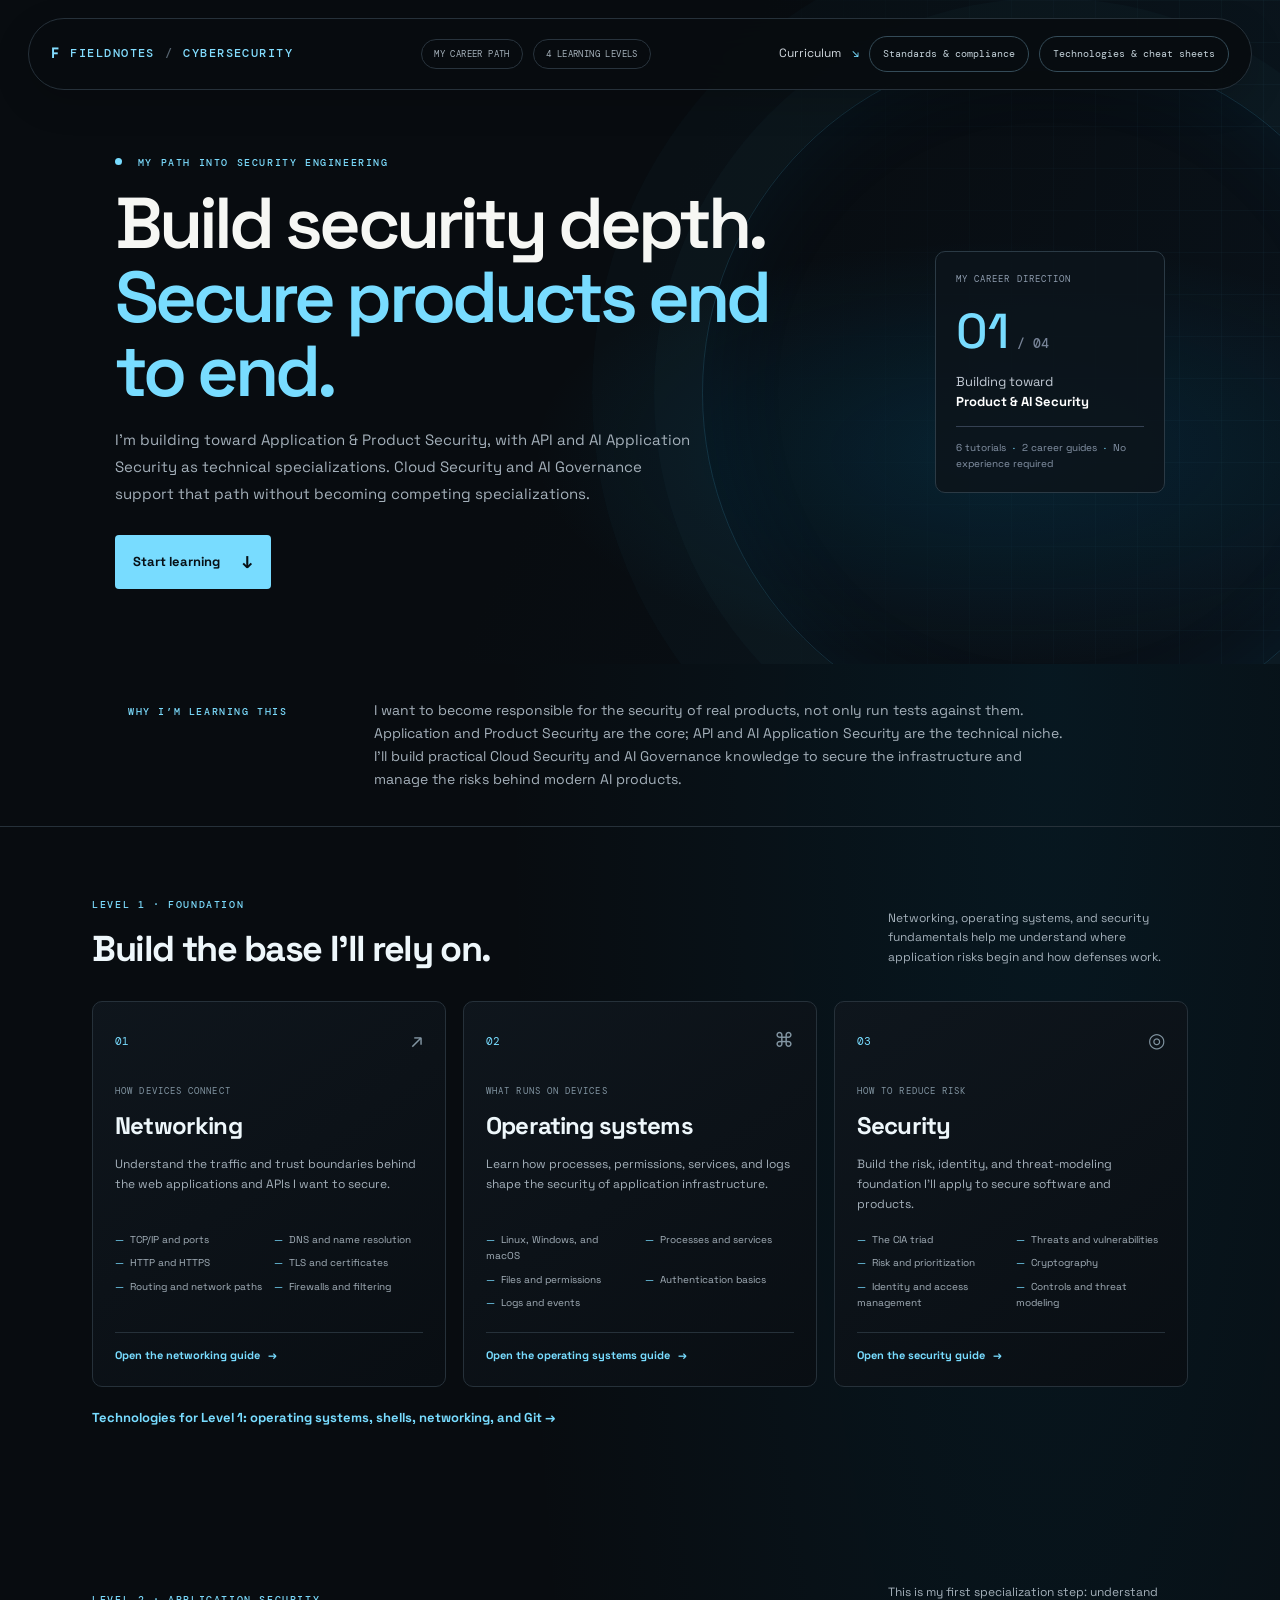
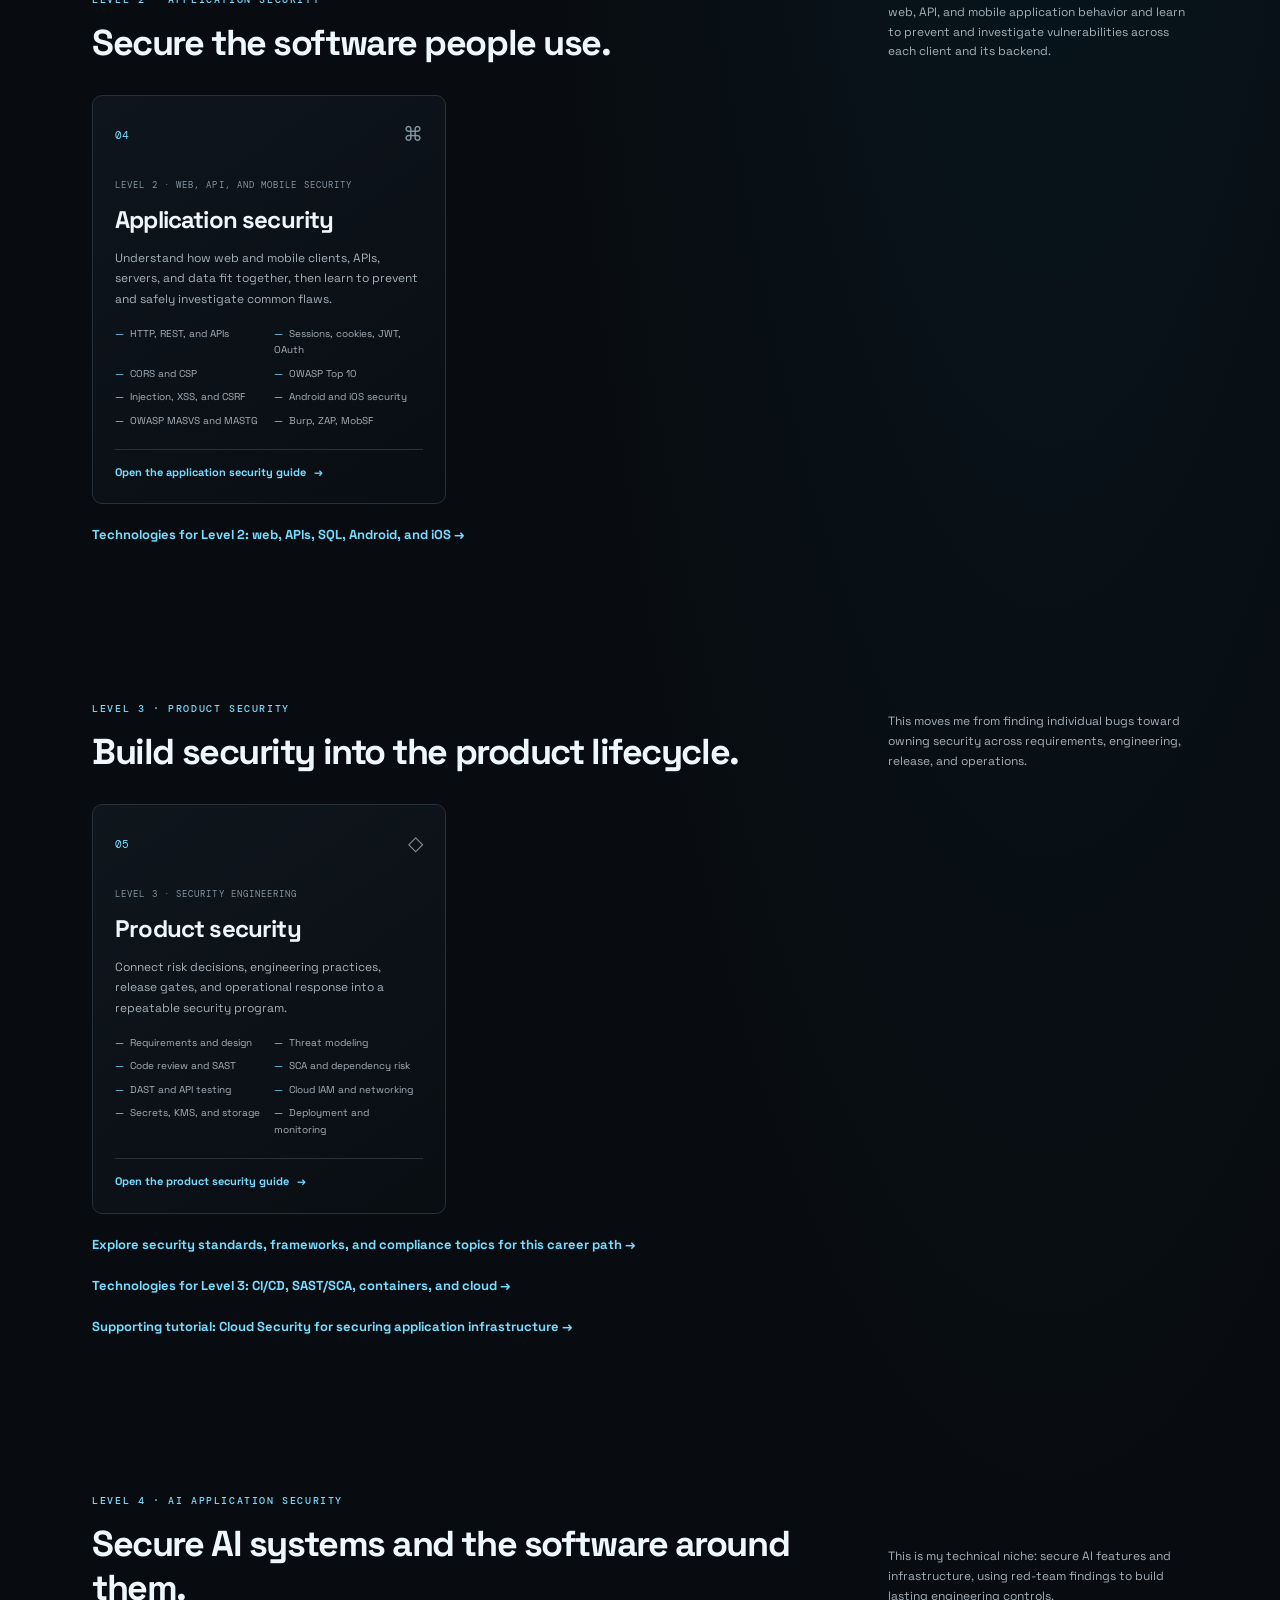
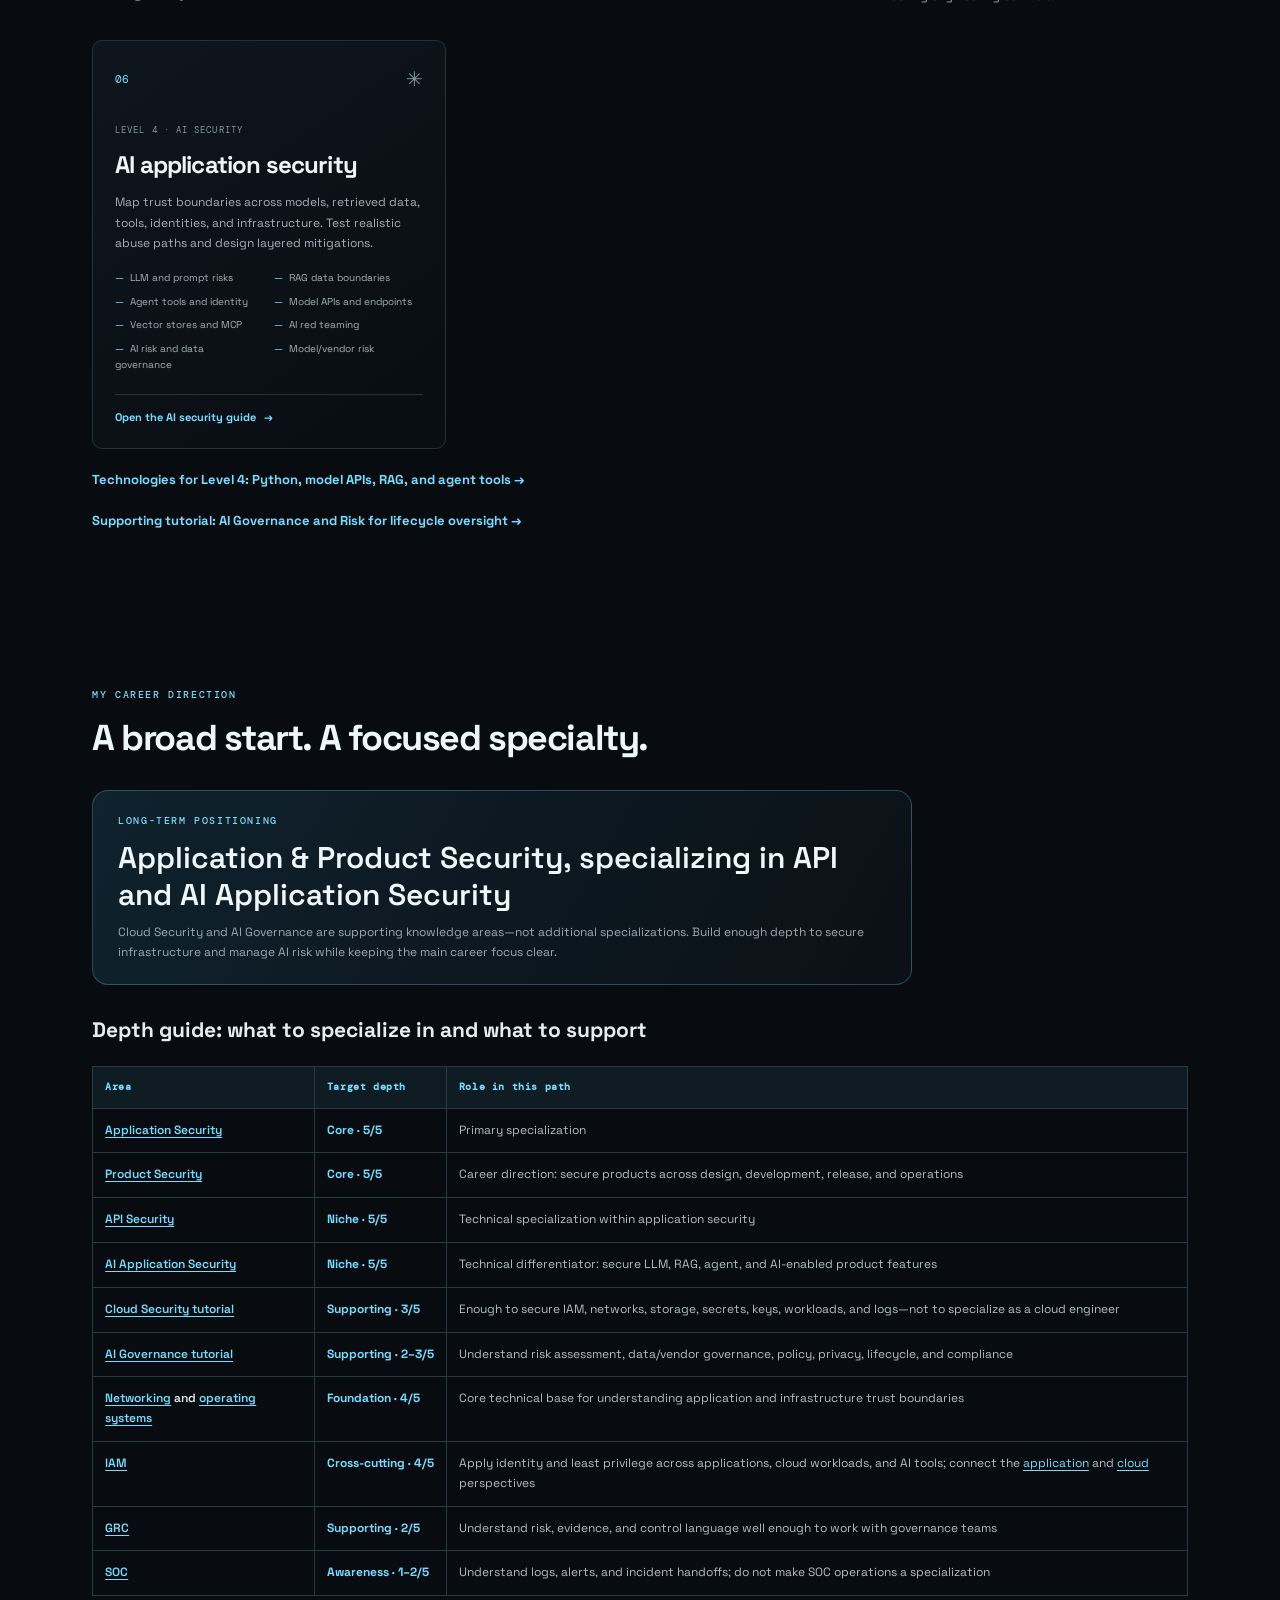
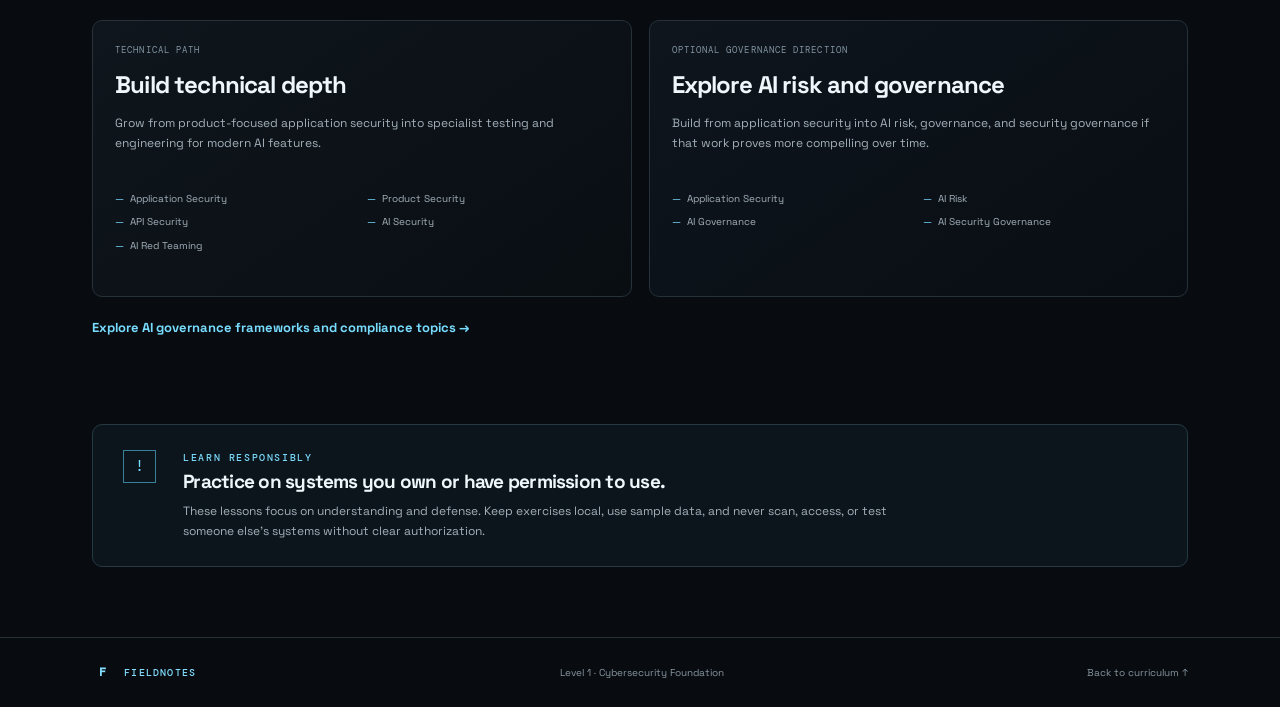
<file: index.html>
<!doctype html>
<html lang="en">
<head>
  <meta charset="utf-8">
  <meta name="viewport" content="width=device-width, initial-scale=1">
  <meta name="description" content="My learning path toward application and product security, specializing in API and AI application security.">
  <meta name="theme-color" content="#101a2b">
  <title>Cybersecurity Foundations — Fieldnotes</title>
  <link rel="stylesheet" href="styles-v2.css?v=20261004-11">
</head>
<body id="top">
  <header class="site-header">
    <a class="brand" href="index.html" aria-label="Fieldnotes home"><span class="brand-mark">F</span> FIELDNOTES <span class="brand-divider">/</span> <span class="brand-name">CYBERSECURITY</span></a>
    <div class="header-context"><span>MY CAREER PATH</span><span>4 LEARNING LEVELS</span></div>
    <nav class="header-nav" aria-label="Main navigation">
      <a class="header-link" href="#curriculum">Curriculum <span aria-hidden="true">↘</span></a>
      <a class="standards-tab" href="compliance.html" aria-label="Standards and compliance"><span class="standards-full-label">Standards &amp; compliance</span><span class="standards-short-label">Standards</span></a>
      <a class="technology-tab" href="technologies.html" aria-label="Technologies and cheat sheets"><span class="technology-full-label">Technologies &amp; cheat sheets</span><span class="technology-short-label">Cheat sheets</span></a>
    </nav>
  </header>

  <main>
    <section class="hero">
      <div class="hero-copy">
        <p class="eyebrow"><span class="status-dot"></span> MY PATH INTO SECURITY ENGINEERING</p>
        <h1>Build security depth.<br><span>Secure products end to end.</span></h1>
        <p class="hero-description">I’m building toward Application &amp; Product Security, with API and AI Application Security as technical specializations. Cloud Security and AI Governance support that path without becoming competing specializations.</p>
        <a class="button" href="#curriculum">Start learning <span aria-hidden="true">↓</span></a>
      </div>
      <aside class="hero-note" aria-label="Course overview">
        <div class="note-label">MY CAREER DIRECTION</div>
        <div class="note-number">01<span> / 04</span></div>
        <p>Building toward<br><strong>Product &amp; AI Security</strong></p>
        <div class="note-rule"></div>
        <p class="note-small">6 tutorials <span>·</span> 2 career guides <span>·</span> No experience required</p>
      </aside>
      <div class="hero-grid" aria-hidden="true"></div>
    </section>

    <section class="intro-row">
      <p class="eyebrow">WHY I’M LEARNING THIS</p>
      <p>I want to become responsible for the security of real products, not only run tests against them. Application and Product Security are the core; API and AI Application Security are the technical niche. I’ll build practical Cloud Security and AI Governance knowledge to secure the infrastructure and manage the risks behind modern AI products.</p>
    </section>

    <section class="curriculum section-wrap" id="curriculum">
      <div class="section-heading">
        <div><p class="eyebrow">LEVEL 1 · FOUNDATION</p><h2>Build the base I’ll rely on.</h2></div>
        <p>Networking, operating systems, and security fundamentals help me understand where application risks begin and how defenses work.</p>
      </div>

      <div class="path-grid">
        <article class="path-card">
          <div class="card-top"><span class="card-index">01</span><span class="card-symbol" aria-hidden="true">↗</span></div>
          <p class="card-kicker">HOW DEVICES CONNECT</p>
          <h3>Networking</h3>
          <p>Understand the traffic and trust boundaries behind the web applications and APIs I want to secure.</p>
          <ul class="topic-list">
            <li>TCP/IP and ports</li><li>DNS and name resolution</li><li>HTTP and HTTPS</li>
            <li>TLS and certificates</li><li>Routing and network paths</li><li>Firewalls and filtering</li>
          </ul>
          <a class="text-link" href="networking.html">Open the networking guide <span aria-hidden="true">→</span></a>
        </article>

        <article class="path-card">
          <div class="card-top"><span class="card-index">02</span><span class="card-symbol" aria-hidden="true">⌘</span></div>
          <p class="card-kicker">WHAT RUNS ON DEVICES</p>
          <h3>Operating systems</h3>
          <p>Learn how processes, permissions, services, and logs shape the security of application infrastructure.</p>
          <ul class="topic-list">
            <li>Linux, Windows, and macOS</li><li>Processes and services</li><li>Files and permissions</li>
            <li>Authentication basics</li><li>Logs and events</li>
          </ul>
          <a class="text-link" href="operating-systems.html">Open the operating systems guide <span aria-hidden="true">→</span></a>
        </article>

        <article class="path-card">
          <div class="card-top"><span class="card-index">03</span><span class="card-symbol" aria-hidden="true">◎</span></div>
          <p class="card-kicker">HOW TO REDUCE RISK</p>
          <h3>Security</h3>
          <p>Build the risk, identity, and threat-modeling foundation I’ll apply to secure software and products.</p>
          <ul class="topic-list">
            <li>The CIA triad</li><li>Threats and vulnerabilities</li><li>Risk and prioritization</li>
            <li>Cryptography</li><li>Identity and access management</li><li>Controls and threat modeling</li>
          </ul>
          <a class="text-link" href="security.html">Open the security guide <span aria-hidden="true">→</span></a>
        </article>
      </div>
      <p class="section-resource"><a href="technologies.html#level-1">Technologies for Level 1: operating systems, shells, networking, and Git →</a></p>
    </section>

    <section class="curriculum section-wrap" id="level-2">
      <div class="section-heading">
        <div><p class="eyebrow">LEVEL 2 · APPLICATION SECURITY</p><h2>Secure the software people use.</h2></div>
        <p>This is my first specialization step: understand web, API, and mobile application behavior and learn to prevent and investigate vulnerabilities across each client and its backend.</p>
      </div>
      <div class="path-grid">
        <article class="path-card">
          <div class="card-top"><span class="card-index">04</span><span class="card-symbol" aria-hidden="true">⌘</span></div>
          <p class="card-kicker">LEVEL 2 · WEB, API, AND MOBILE SECURITY</p>
          <h3>Application security</h3>
          <p>Understand how web and mobile clients, APIs, servers, and data fit together, then learn to prevent and safely investigate common flaws.</p>
          <ul class="topic-list">
            <li>HTTP, REST, and APIs</li><li>Sessions, cookies, JWT, OAuth</li>
            <li>CORS and CSP</li><li>OWASP Top 10</li>
            <li>Injection, XSS, and CSRF</li><li>Android and iOS security</li>
            <li>OWASP MASVS and MASTG</li><li>Burp, ZAP, MobSF</li>
          </ul>
          <a class="text-link" href="application-security.html">Open the application security guide <span aria-hidden="true">→</span></a>
        </article>
      </div>
      <p class="section-resource"><a href="technologies.html#level-2">Technologies for Level 2: web, APIs, SQL, Android, and iOS →</a></p>
    </section>

    <section class="curriculum section-wrap" id="level-3">
      <div class="section-heading">
        <div><p class="eyebrow">LEVEL 3 · PRODUCT SECURITY</p><h2>Build security into the product lifecycle.</h2></div>
        <p>This moves me from finding individual bugs toward owning security across requirements, engineering, release, and operations.</p>
      </div>
      <div class="path-grid">
        <article class="path-card">
          <div class="card-top"><span class="card-index">05</span><span class="card-symbol" aria-hidden="true">◇</span></div>
          <p class="card-kicker">LEVEL 3 · SECURITY ENGINEERING</p>
          <h3>Product security</h3>
          <p>Connect risk decisions, engineering practices, release gates, and operational response into a repeatable security program.</p>
          <ul class="topic-list">
            <li>Requirements and design</li><li>Threat modeling</li>
            <li>Code review and SAST</li><li>SCA and dependency risk</li>
            <li>DAST and API testing</li><li>Cloud IAM and networking</li>
            <li>Secrets, KMS, and storage</li><li>Deployment and monitoring</li>
          </ul>
          <a class="text-link" href="product-security.html">Open the product security guide <span aria-hidden="true">→</span></a>
        </article>
      </div>
      <p class="section-resource"><a href="compliance.html">Explore security standards, frameworks, and compliance topics for this career path →</a></p>
      <p class="section-resource"><a href="technologies.html#level-3">Technologies for Level 3: CI/CD, SAST/SCA, containers, and cloud →</a></p>
      <p class="section-resource"><a href="cloud-security.html">Supporting tutorial: Cloud Security for securing application infrastructure →</a></p>
    </section>

    <section class="curriculum section-wrap" id="level-4">
      <div class="section-heading">
        <div><p class="eyebrow">LEVEL 4 · AI APPLICATION SECURITY</p><h2>Secure AI systems and the software around them.</h2></div>
        <p>This is my technical niche: secure AI features and infrastructure, using red-team findings to build lasting engineering controls.</p>
      </div>
      <div class="path-grid">
        <article class="path-card">
          <div class="card-top"><span class="card-index">06</span><span class="card-symbol" aria-hidden="true">✳</span></div>
          <p class="card-kicker">LEVEL 4 · AI SECURITY</p>
          <h3>AI application security</h3>
          <p>Map trust boundaries across models, retrieved data, tools, identities, and infrastructure. Test realistic abuse paths and design layered mitigations.</p>
          <ul class="topic-list">
            <li>LLM and prompt risks</li><li>RAG data boundaries</li>
            <li>Agent tools and identity</li><li>Model APIs and endpoints</li>
            <li>Vector stores and MCP</li><li>AI red teaming</li>
            <li>AI risk and data governance</li><li>Model/vendor risk</li>
          </ul>
          <a class="text-link" href="ai-application-security.html">Open the AI security guide <span aria-hidden="true">→</span></a>
        </article>
      </div>
      <p class="section-resource"><a href="technologies.html#level-4">Technologies for Level 4: Python, model APIs, RAG, and agent tools →</a></p>
      <p class="section-resource"><a href="ai-governance.html">Supporting tutorial: AI Governance and Risk for lifecycle oversight →</a></p>
    </section>

    <section class="curriculum section-wrap" id="career-path">
      <div class="section-heading">
        <div><p class="eyebrow">MY CAREER DIRECTION</p><h2>A broad start. A focused specialty.</h2></div>
      </div>
      <div class="career-positioning">
        <p class="eyebrow">LONG-TERM POSITIONING</p>
        <blockquote class="career-title">Application &amp; Product Security, specializing in API and AI Application Security</blockquote>
        <p>Cloud Security and AI Governance are supporting knowledge areas—not additional specializations. Build enough depth to secure infrastructure and manage AI risk while keeping the main career focus clear.</p>
      </div>
      <h3 class="focus-heading">Depth guide: what to specialize in and what to support</h3>
      <div class="table-wrap focus-table-wrap">
        <table class="standards-table focus-table">
          <thead><tr><th scope="col">Area</th><th scope="col">Target depth</th><th scope="col">Role in this path</th></tr></thead>
          <tbody>
            <tr><th scope="row"><a href="application-security.html">Application Security</a></th><td>Core · 5/5</td><td>Primary specialization</td></tr>
            <tr><th scope="row"><a href="product-security.html">Product Security</a></th><td>Core · 5/5</td><td>Career direction: secure products across design, development, release, and operations</td></tr>
            <tr><th scope="row"><a href="application-security.html#http">API Security</a></th><td>Niche · 5/5</td><td>Technical specialization within application security</td></tr>
            <tr><th scope="row"><a href="ai-application-security.html">AI Application Security</a></th><td>Niche · 5/5</td><td>Technical differentiator: secure LLM, RAG, agent, and AI-enabled product features</td></tr>
            <tr><th scope="row"><a href="cloud-security.html">Cloud Security tutorial</a></th><td>Supporting · 3/5</td><td>Enough to secure IAM, networks, storage, secrets, keys, workloads, and logs—not to specialize as a cloud engineer</td></tr>
            <tr><th scope="row"><a href="ai-governance.html">AI Governance tutorial</a></th><td>Supporting · 2–3/5</td><td>Understand risk assessment, data/vendor governance, policy, privacy, lifecycle, and compliance</td></tr>
            <tr><th scope="row"><a href="networking.html">Networking</a> and <a href="operating-systems.html">operating systems</a></th><td>Foundation · 4/5</td><td>Core technical base for understanding application and infrastructure trust boundaries</td></tr>
            <tr><th scope="row"><a href="security.html#iam">IAM</a></th><td>Cross-cutting · 4/5</td><td>Apply identity and least privilege across applications, cloud workloads, and AI tools; connect the <a href="application-security.html#identity">application</a> and <a href="cloud-security.html#identity">cloud</a> perspectives</td></tr>
            <tr><th scope="row"><a href="compliance.html#level-3">GRC</a></th><td>Supporting · 2/5</td><td>Understand risk, evidence, and control language well enough to work with governance teams</td></tr>
            <tr><th scope="row"><a href="soc-fundamentals.html">SOC</a></th><td>Awareness · 1–2/5</td><td>Understand logs, alerts, and incident handoffs; do not make SOC operations a specialization</td></tr>
          </tbody>
        </table>
      </div>
      <div class="path-grid career-grid">
        <article class="path-card">
          <p class="card-kicker">TECHNICAL PATH</p><h3>Build technical depth</h3>
          <p>Grow from product-focused application security into specialist testing and engineering for modern AI features.</p>
          <ul class="topic-list"><li>Application Security</li><li>Product Security</li><li>API Security</li><li>AI Security</li><li>AI Red Teaming</li></ul>
        </article>
        <article class="path-card">
          <p class="card-kicker">OPTIONAL GOVERNANCE DIRECTION</p><h3>Explore AI risk and governance</h3>
          <p>Build from application security into AI risk, governance, and security governance if that work proves more compelling over time.</p>
          <ul class="topic-list"><li>Application Security</li><li>AI Risk</li><li>AI Governance</li><li>AI Security Governance</li></ul>
        </article>
      </div>
      <p class="section-resource"><a href="compliance.html#level-4">Explore AI governance frameworks and compliance topics →</a></p>
    </section>

    <section class="practice-band">
      <div class="practice-icon" aria-hidden="true">!</div>
      <div><p class="eyebrow">LEARN RESPONSIBLY</p><h2>Practice on systems you own or have permission to use.</h2><p>These lessons focus on understanding and defense. Keep exercises local, use sample data, and never scan, access, or test someone else's systems without clear authorization.</p></div>
    </section>
  </main>

  <footer class="site-footer"><a class="brand" href="index.html"><span class="brand-mark">F</span> FIELDNOTES</a><span>Level 1 · Cybersecurity Foundation</span><a href="#curriculum">Back to curriculum ↑</a></footer>
</body>
</html>
</file>
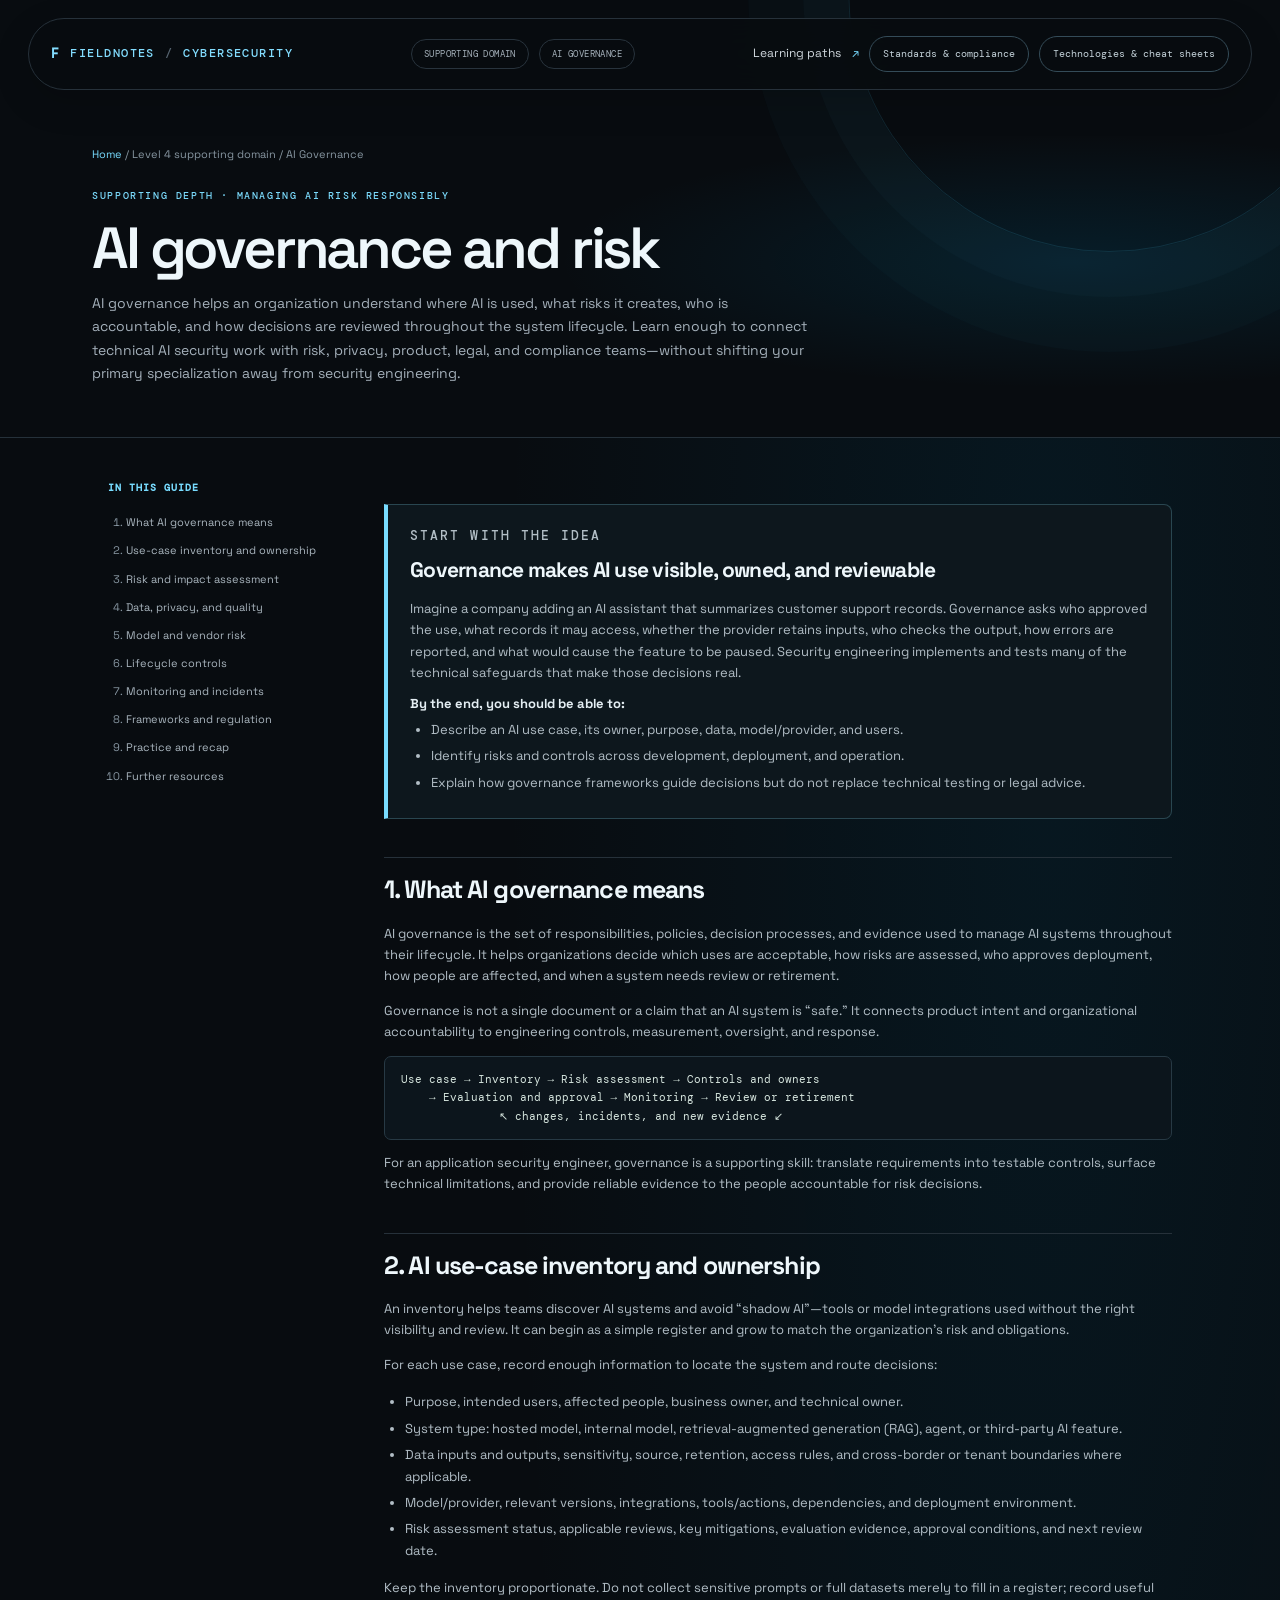
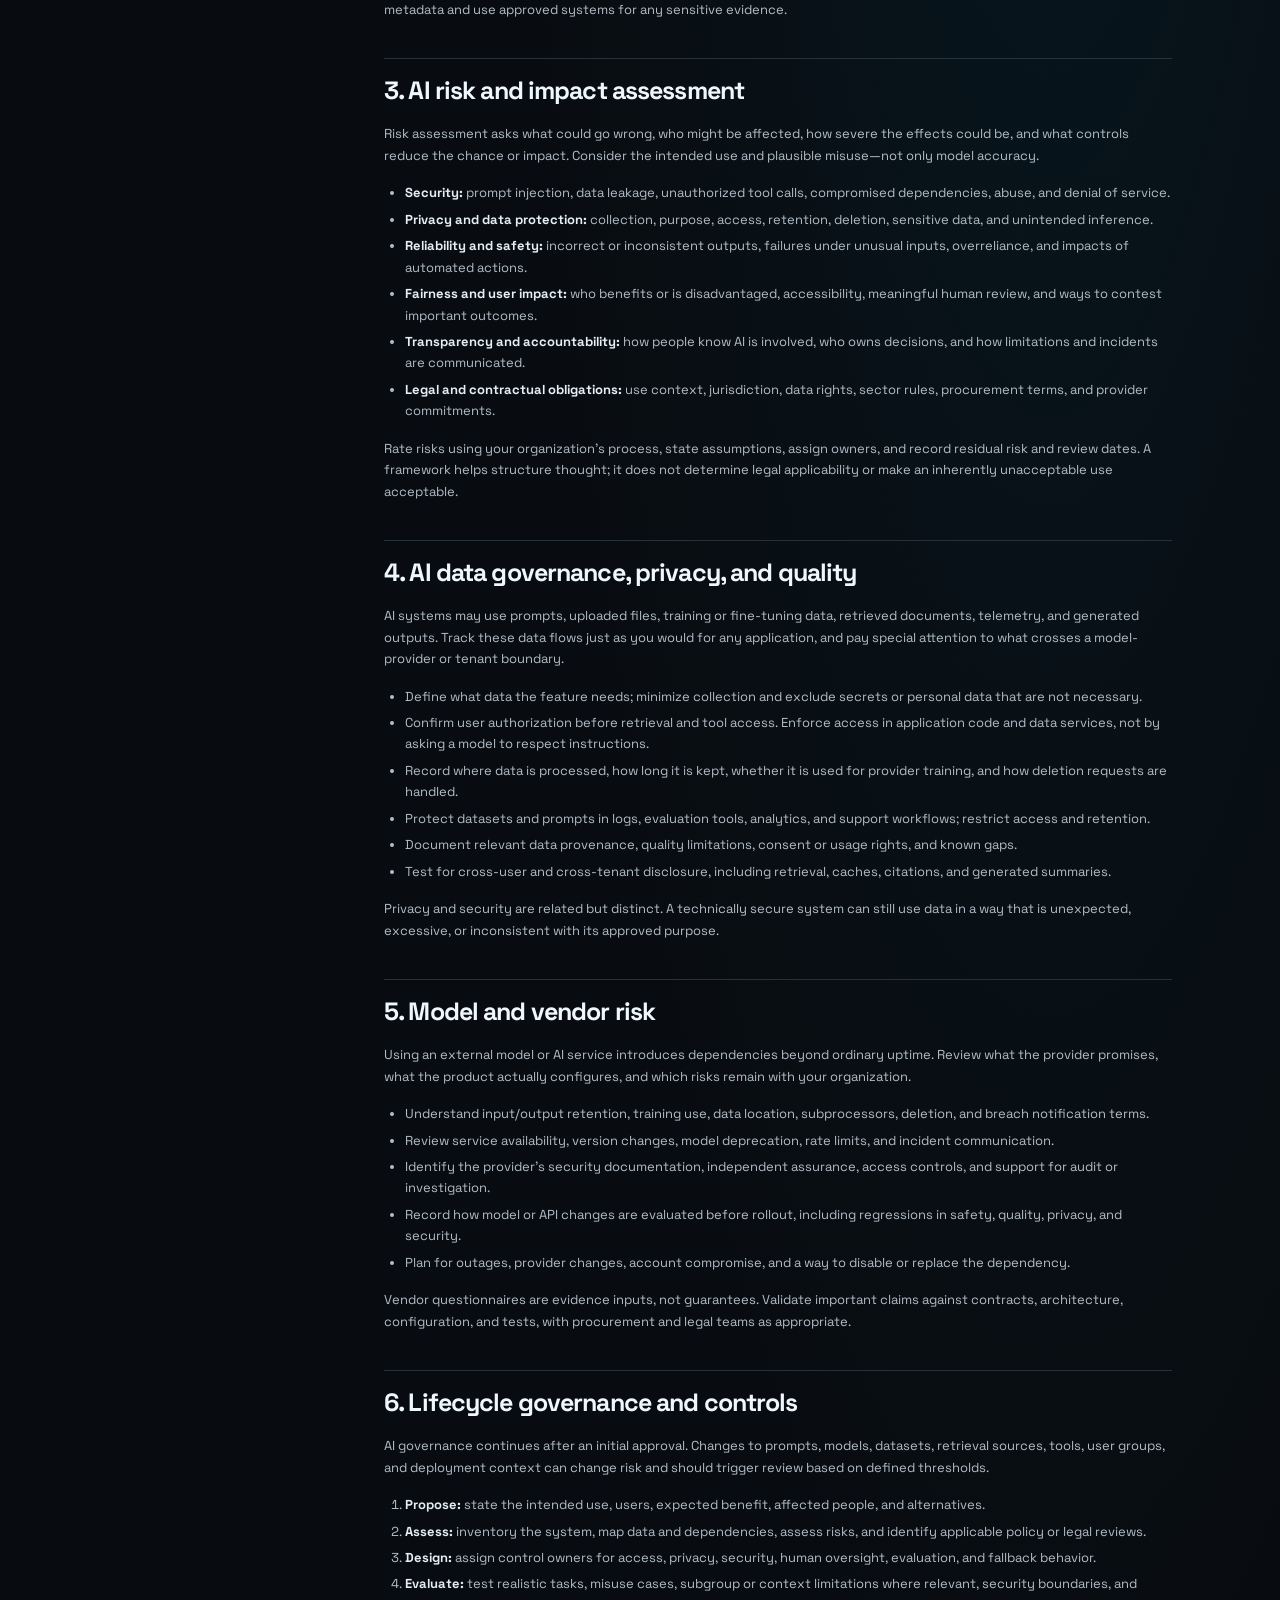
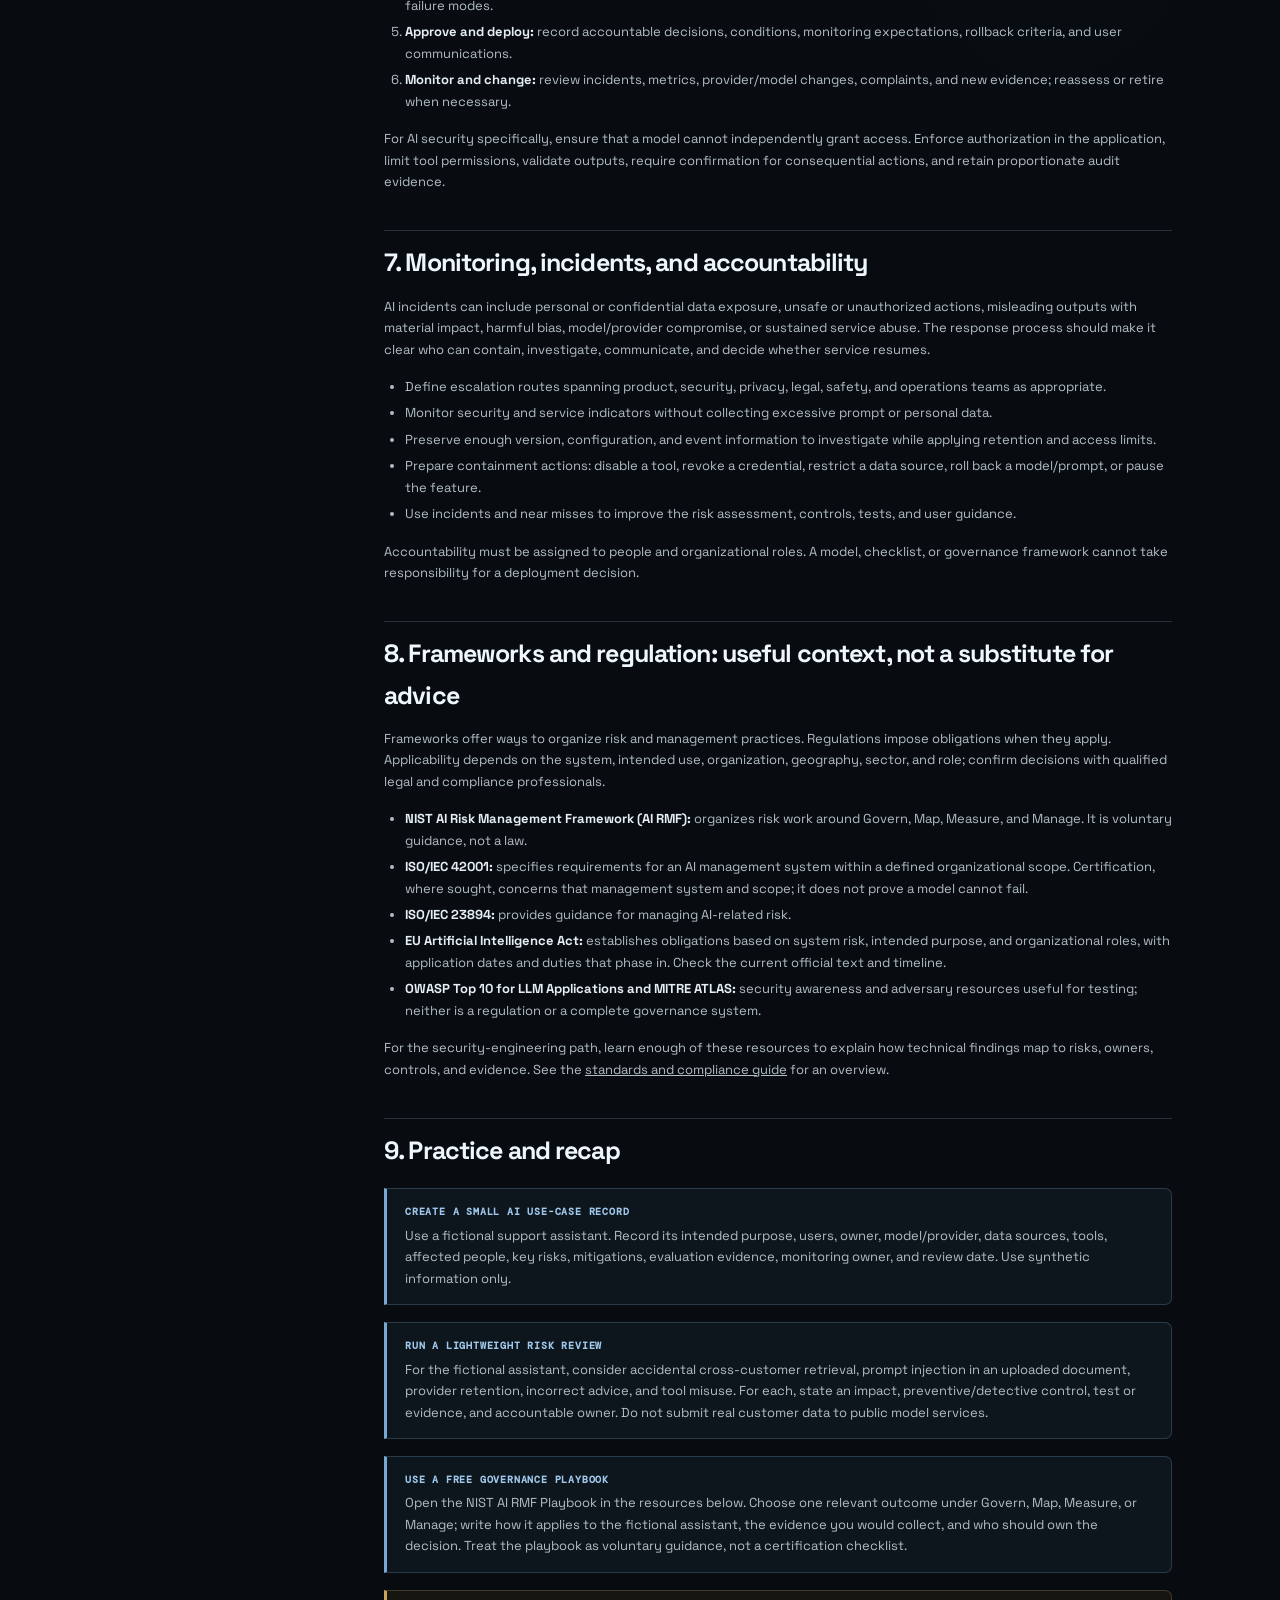
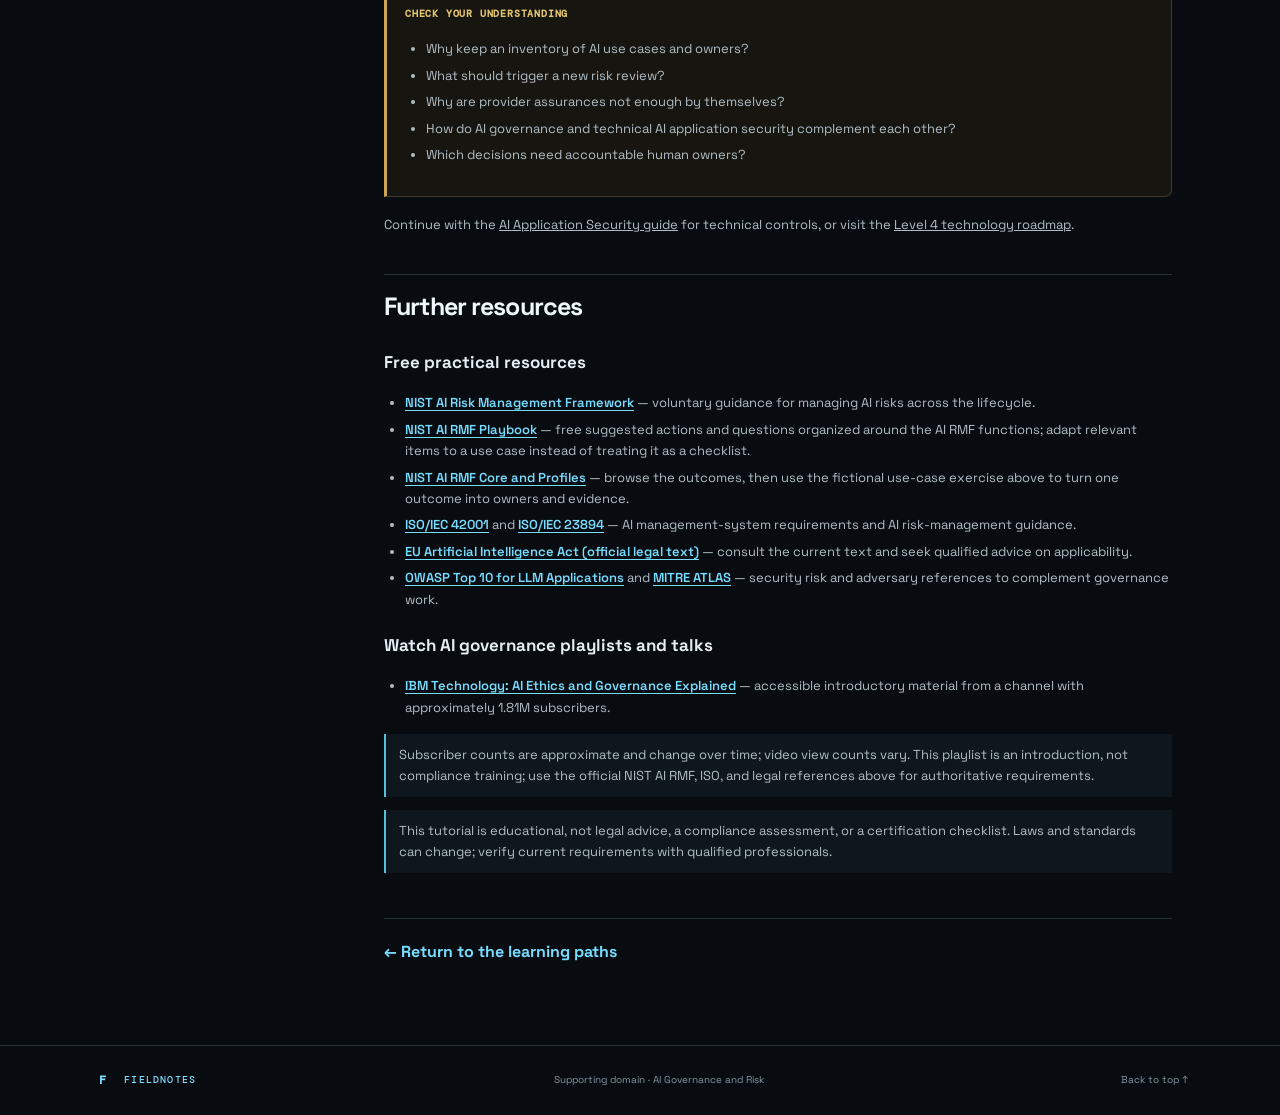
<file: ai-governance.html>
<!doctype html>
<html lang="en">
<head>
  <meta charset="utf-8">
  <meta name="viewport" content="width=device-width, initial-scale=1">
  <meta name="description" content="A practical introduction to AI governance and risk for application security engineers, covering inventories, data, vendors, lifecycle controls, incidents, and standards.">
  <title>AI Governance and Risk — Cybersecurity Foundations</title>
  <link rel="stylesheet" href="styles-v2.css?v=20261004-12">
</head>
<body id="top">
  <header class="site-header">
    <a class="brand" href="index.html"><span class="brand-mark">F</span> FIELDNOTES <span class="brand-divider">/</span> <span class="brand-name">CYBERSECURITY</span></a>
    <div class="header-context"><span>SUPPORTING DOMAIN</span><span>AI GOVERNANCE</span></div>
    <nav class="header-nav" aria-label="Main navigation">
      <a class="header-link" href="index.html#curriculum">Learning paths <span aria-hidden="true">↗</span></a>
      <a class="standards-tab" href="compliance.html" aria-label="Standards and compliance"><span class="standards-full-label">Standards &amp; compliance</span><span class="standards-short-label">Standards</span></a>
      <a class="technology-tab" href="technologies.html" aria-label="Technologies and cheat sheets"><span class="technology-full-label">Technologies &amp; cheat sheets</span><span class="technology-short-label">Cheat sheets</span></a>
    </nav>
  </header>
  <main>
    <section class="guide-hero">
      <div class="breadcrumbs"><a href="index.html">Home</a> / Level 4 supporting domain / AI Governance</div>
      <p class="eyebrow">SUPPORTING DEPTH · MANAGING AI RISK RESPONSIBLY</p>
      <h1>AI governance and risk</h1>
      <p>AI governance helps an organization understand where AI is used, what risks it creates, who is accountable, and how decisions are reviewed throughout the system lifecycle. Learn enough to connect technical AI security work with risk, privacy, product, legal, and compliance teams—without shifting your primary specialization away from security engineering.</p>
    </section>
    <div class="guide-layout">
      <nav class="guide-toc" aria-label="On this page">
        <h2>IN THIS GUIDE</h2>
        <ol>
          <li><a href="#meaning">What AI governance means</a></li>
          <li><a href="#inventory">Use-case inventory and ownership</a></li>
          <li><a href="#risk">Risk and impact assessment</a></li>
          <li><a href="#data">Data, privacy, and quality</a></li>
          <li><a href="#vendor">Model and vendor risk</a></li>
          <li><a href="#lifecycle">Lifecycle controls</a></li>
          <li><a href="#incidents">Monitoring and incidents</a></li>
          <li><a href="#frameworks">Frameworks and regulation</a></li>
          <li><a href="#practice">Practice and recap</a></li>
          <li><a href="#resources">Further resources</a></li>
        </ol>
      </nav>
      <article class="guide-content">
        <aside class="beginner-guide" aria-labelledby="governance-simple">
          <p class="eyebrow">START WITH THE IDEA</p>
          <h2 id="governance-simple">Governance makes AI use visible, owned, and reviewable</h2>
          <p>Imagine a company adding an AI assistant that summarizes customer support records. Governance asks who approved the use, what records it may access, whether the provider retains inputs, who checks the output, how errors are reported, and what would cause the feature to be paused. Security engineering implements and tests many of the technical safeguards that make those decisions real.</p>
          <p><strong>By the end, you should be able to:</strong></p>
          <ul class="learning-goals">
            <li>Describe an AI use case, its owner, purpose, data, model/provider, and users.</li>
            <li>Identify risks and controls across development, deployment, and operation.</li>
            <li>Explain how governance frameworks guide decisions but do not replace technical testing or legal advice.</li>
          </ul>
        </aside>

        <section id="meaning">
          <h2>1. What AI governance means</h2>
          <p>AI governance is the set of responsibilities, policies, decision processes, and evidence used to manage AI systems throughout their lifecycle. It helps organizations decide which uses are acceptable, how risks are assessed, who approves deployment, how people are affected, and when a system needs review or retirement.</p>
          <p>Governance is not a single document or a claim that an AI system is “safe.” It connects product intent and organizational accountability to engineering controls, measurement, oversight, and response.</p>
          <pre><code>Use case → Inventory → Risk assessment → Controls and owners
    → Evaluation and approval → Monitoring → Review or retirement
              ↖ changes, incidents, and new evidence ↙</code></pre>
          <p>For an application security engineer, governance is a supporting skill: translate requirements into testable controls, surface technical limitations, and provide reliable evidence to the people accountable for risk decisions.</p>
        </section>

        <section id="inventory">
          <h2>2. AI use-case inventory and ownership</h2>
          <p>An inventory helps teams discover AI systems and avoid “shadow AI”—tools or model integrations used without the right visibility and review. It can begin as a simple register and grow to match the organization's risk and obligations.</p>
          <p>For each use case, record enough information to locate the system and route decisions:</p>
          <ul>
            <li>Purpose, intended users, affected people, business owner, and technical owner.</li>
            <li>System type: hosted model, internal model, retrieval-augmented generation (RAG), agent, or third-party AI feature.</li>
            <li>Data inputs and outputs, sensitivity, source, retention, access rules, and cross-border or tenant boundaries where applicable.</li>
            <li>Model/provider, relevant versions, integrations, tools/actions, dependencies, and deployment environment.</li>
            <li>Risk assessment status, applicable reviews, key mitigations, evaluation evidence, approval conditions, and next review date.</li>
          </ul>
          <p>Keep the inventory proportionate. Do not collect sensitive prompts or full datasets merely to fill in a register; record useful metadata and use approved systems for any sensitive evidence.</p>
        </section>

        <section id="risk">
          <h2>3. AI risk and impact assessment</h2>
          <p>Risk assessment asks what could go wrong, who might be affected, how severe the effects could be, and what controls reduce the chance or impact. Consider the intended use and plausible misuse—not only model accuracy.</p>
          <ul>
            <li><strong>Security:</strong> prompt injection, data leakage, unauthorized tool calls, compromised dependencies, abuse, and denial of service.</li>
            <li><strong>Privacy and data protection:</strong> collection, purpose, access, retention, deletion, sensitive data, and unintended inference.</li>
            <li><strong>Reliability and safety:</strong> incorrect or inconsistent outputs, failures under unusual inputs, overreliance, and impacts of automated actions.</li>
            <li><strong>Fairness and user impact:</strong> who benefits or is disadvantaged, accessibility, meaningful human review, and ways to contest important outcomes.</li>
            <li><strong>Transparency and accountability:</strong> how people know AI is involved, who owns decisions, and how limitations and incidents are communicated.</li>
            <li><strong>Legal and contractual obligations:</strong> use context, jurisdiction, data rights, sector rules, procurement terms, and provider commitments.</li>
          </ul>
          <p>Rate risks using your organization's process, state assumptions, assign owners, and record residual risk and review dates. A framework helps structure thought; it does not determine legal applicability or make an inherently unacceptable use acceptable.</p>
        </section>

        <section id="data">
          <h2>4. AI data governance, privacy, and quality</h2>
          <p>AI systems may use prompts, uploaded files, training or fine-tuning data, retrieved documents, telemetry, and generated outputs. Track these data flows just as you would for any application, and pay special attention to what crosses a model-provider or tenant boundary.</p>
          <ul>
            <li>Define what data the feature needs; minimize collection and exclude secrets or personal data that are not necessary.</li>
            <li>Confirm user authorization before retrieval and tool access. Enforce access in application code and data services, not by asking a model to respect instructions.</li>
            <li>Record where data is processed, how long it is kept, whether it is used for provider training, and how deletion requests are handled.</li>
            <li>Protect datasets and prompts in logs, evaluation tools, analytics, and support workflows; restrict access and retention.</li>
            <li>Document relevant data provenance, quality limitations, consent or usage rights, and known gaps.</li>
            <li>Test for cross-user and cross-tenant disclosure, including retrieval, caches, citations, and generated summaries.</li>
          </ul>
          <p>Privacy and security are related but distinct. A technically secure system can still use data in a way that is unexpected, excessive, or inconsistent with its approved purpose.</p>
        </section>

        <section id="vendor">
          <h2>5. Model and vendor risk</h2>
          <p>Using an external model or AI service introduces dependencies beyond ordinary uptime. Review what the provider promises, what the product actually configures, and which risks remain with your organization.</p>
          <ul>
            <li>Understand input/output retention, training use, data location, subprocessors, deletion, and breach notification terms.</li>
            <li>Review service availability, version changes, model deprecation, rate limits, and incident communication.</li>
            <li>Identify the provider's security documentation, independent assurance, access controls, and support for audit or investigation.</li>
            <li>Record how model or API changes are evaluated before rollout, including regressions in safety, quality, privacy, and security.</li>
            <li>Plan for outages, provider changes, account compromise, and a way to disable or replace the dependency.</li>
          </ul>
          <p>Vendor questionnaires are evidence inputs, not guarantees. Validate important claims against contracts, architecture, configuration, and tests, with procurement and legal teams as appropriate.</p>
        </section>

        <section id="lifecycle">
          <h2>6. Lifecycle governance and controls</h2>
          <p>AI governance continues after an initial approval. Changes to prompts, models, datasets, retrieval sources, tools, user groups, and deployment context can change risk and should trigger review based on defined thresholds.</p>
          <ol>
            <li><strong>Propose:</strong> state the intended use, users, expected benefit, affected people, and alternatives.</li>
            <li><strong>Assess:</strong> inventory the system, map data and dependencies, assess risks, and identify applicable policy or legal reviews.</li>
            <li><strong>Design:</strong> assign control owners for access, privacy, security, human oversight, evaluation, and fallback behavior.</li>
            <li><strong>Evaluate:</strong> test realistic tasks, misuse cases, subgroup or context limitations where relevant, security boundaries, and failure modes.</li>
            <li><strong>Approve and deploy:</strong> record accountable decisions, conditions, monitoring expectations, rollback criteria, and user communications.</li>
            <li><strong>Monitor and change:</strong> review incidents, metrics, provider/model changes, complaints, and new evidence; reassess or retire when necessary.</li>
          </ol>
          <p>For AI security specifically, ensure that a model cannot independently grant access. Enforce authorization in the application, limit tool permissions, validate outputs, require confirmation for consequential actions, and retain proportionate audit evidence.</p>
        </section>

        <section id="incidents">
          <h2>7. Monitoring, incidents, and accountability</h2>
          <p>AI incidents can include personal or confidential data exposure, unsafe or unauthorized actions, misleading outputs with material impact, harmful bias, model/provider compromise, or sustained service abuse. The response process should make it clear who can contain, investigate, communicate, and decide whether service resumes.</p>
          <ul>
            <li>Define escalation routes spanning product, security, privacy, legal, safety, and operations teams as appropriate.</li>
            <li>Monitor security and service indicators without collecting excessive prompt or personal data.</li>
            <li>Preserve enough version, configuration, and event information to investigate while applying retention and access limits.</li>
            <li>Prepare containment actions: disable a tool, revoke a credential, restrict a data source, roll back a model/prompt, or pause the feature.</li>
            <li>Use incidents and near misses to improve the risk assessment, controls, tests, and user guidance.</li>
          </ul>
          <p>Accountability must be assigned to people and organizational roles. A model, checklist, or governance framework cannot take responsibility for a deployment decision.</p>
        </section>

        <section id="frameworks">
          <h2>8. Frameworks and regulation: useful context, not a substitute for advice</h2>
          <p>Frameworks offer ways to organize risk and management practices. Regulations impose obligations when they apply. Applicability depends on the system, intended use, organization, geography, sector, and role; confirm decisions with qualified legal and compliance professionals.</p>
          <ul>
            <li><strong>NIST AI Risk Management Framework (AI RMF):</strong> organizes risk work around Govern, Map, Measure, and Manage. It is voluntary guidance, not a law.</li>
            <li><strong>ISO/IEC 42001:</strong> specifies requirements for an AI management system within a defined organizational scope. Certification, where sought, concerns that management system and scope; it does not prove a model cannot fail.</li>
            <li><strong>ISO/IEC 23894:</strong> provides guidance for managing AI-related risk.</li>
            <li><strong>EU Artificial Intelligence Act:</strong> establishes obligations based on system risk, intended purpose, and organizational roles, with application dates and duties that phase in. Check the current official text and timeline.</li>
            <li><strong>OWASP Top 10 for LLM Applications and MITRE ATLAS:</strong> security awareness and adversary resources useful for testing; neither is a regulation or a complete governance system.</li>
          </ul>
          <p>For the security-engineering path, learn enough of these resources to explain how technical findings map to risks, owners, controls, and evidence. See the <a href="compliance.html#level-4">standards and compliance guide</a> for an overview.</p>
        </section>

        <section id="practice">
          <h2>9. Practice and recap</h2>
          <div class="lab"><strong>CREATE A SMALL AI USE-CASE RECORD</strong><p>Use a fictional support assistant. Record its intended purpose, users, owner, model/provider, data sources, tools, affected people, key risks, mitigations, evaluation evidence, monitoring owner, and review date. Use synthetic information only.</p></div>
          <div class="lab"><strong>RUN A LIGHTWEIGHT RISK REVIEW</strong><p>For the fictional assistant, consider accidental cross-customer retrieval, prompt injection in an uploaded document, provider retention, incorrect advice, and tool misuse. For each, state an impact, preventive/detective control, test or evidence, and accountable owner. Do not submit real customer data to public model services.</p></div>
          <div class="lab"><strong>USE A FREE GOVERNANCE PLAYBOOK</strong><p>Open the NIST AI RMF Playbook in the resources below. Choose one relevant outcome under Govern, Map, Measure, or Manage; write how it applies to the fictional assistant, the evidence you would collect, and who should own the decision. Treat the playbook as voluntary guidance, not a certification checklist.</p></div>
          <div class="checkpoint"><strong>CHECK YOUR UNDERSTANDING</strong><ul><li>Why keep an inventory of AI use cases and owners?</li><li>What should trigger a new risk review?</li><li>Why are provider assurances not enough by themselves?</li><li>How do AI governance and technical AI application security complement each other?</li><li>Which decisions need accountable human owners?</li></ul></div>
          <p>Continue with the <a href="ai-application-security.html">AI Application Security guide</a> for technical controls, or visit the <a href="technologies.html#level-4">Level 4 technology roadmap</a>.</p>
        </section>

        <section id="resources">
          <h2>Further resources</h2>
          <h3>Free practical resources</h3>
          <ul class="resource-list">
            <li><a href="https://www.nist.gov/itl/ai-risk-management-framework" target="_blank" rel="noopener noreferrer">NIST AI Risk Management Framework</a> — voluntary guidance for managing AI risks across the lifecycle.</li>
            <li><a href="https://airc.nist.gov/airmf-resources/playbook/" target="_blank" rel="noopener noreferrer">NIST AI RMF Playbook</a> — free suggested actions and questions organized around the AI RMF functions; adapt relevant items to a use case instead of treating it as a checklist.</li>
            <li><a href="https://airc.nist.gov/AI_RMF_Knowledge_Base/AI_RMF" target="_blank" rel="noopener noreferrer">NIST AI RMF Core and Profiles</a> — browse the outcomes, then use the fictional use-case exercise above to turn one outcome into owners and evidence.</li>
            <li><a href="https://www.iso.org/standard/42001" target="_blank" rel="noopener noreferrer">ISO/IEC 42001</a> and <a href="https://www.iso.org/standard/77304.html" target="_blank" rel="noopener noreferrer">ISO/IEC 23894</a> — AI management-system requirements and AI risk-management guidance.</li>
            <li><a href="https://eur-lex.europa.eu/eli/reg/2024/1689/oj" target="_blank" rel="noopener noreferrer">EU Artificial Intelligence Act (official legal text)</a> — consult the current text and seek qualified advice on applicability.</li>
            <li><a href="https://genai.owasp.org/llm-top-10/" target="_blank" rel="noopener noreferrer">OWASP Top 10 for LLM Applications</a> and <a href="https://atlas.mitre.org/" target="_blank" rel="noopener noreferrer">MITRE ATLAS</a> — security risk and adversary references to complement governance work.</li>
          </ul>
          <h3>Watch AI governance playlists and talks</h3>
          <ul class="resource-list">
            <li><a href="https://www.youtube.com/playlist?list=PLOspHqNVtKABEKVgWGrf6_x6OQYnYnCiM" target="_blank" rel="noopener noreferrer">IBM Technology: AI Ethics and Governance Explained</a> — accessible introductory material from a channel with approximately 1.81M subscribers.</li>
          </ul>
          <p class="resource-note">Subscriber counts are approximate and change over time; video view counts vary. This playlist is an introduction, not compliance training; use the official NIST AI RMF, ISO, and legal references above for authoritative requirements.</p>
          <p class="resource-note">This tutorial is educational, not legal advice, a compliance assessment, or a certification checklist. Laws and standards can change; verify current requirements with qualified professionals.</p>
        </section>
        <div class="next-guide"><a href="index.html#level-4">← Return to the learning paths</a></div>
      </article>
    </div>
  </main>
  <footer class="site-footer"><a class="brand" href="index.html"><span class="brand-mark">F</span> FIELDNOTES</a><span>Supporting domain · AI Governance and Risk</span><a href="#top">Back to top ↑</a></footer>
</body>
</html>
</file>
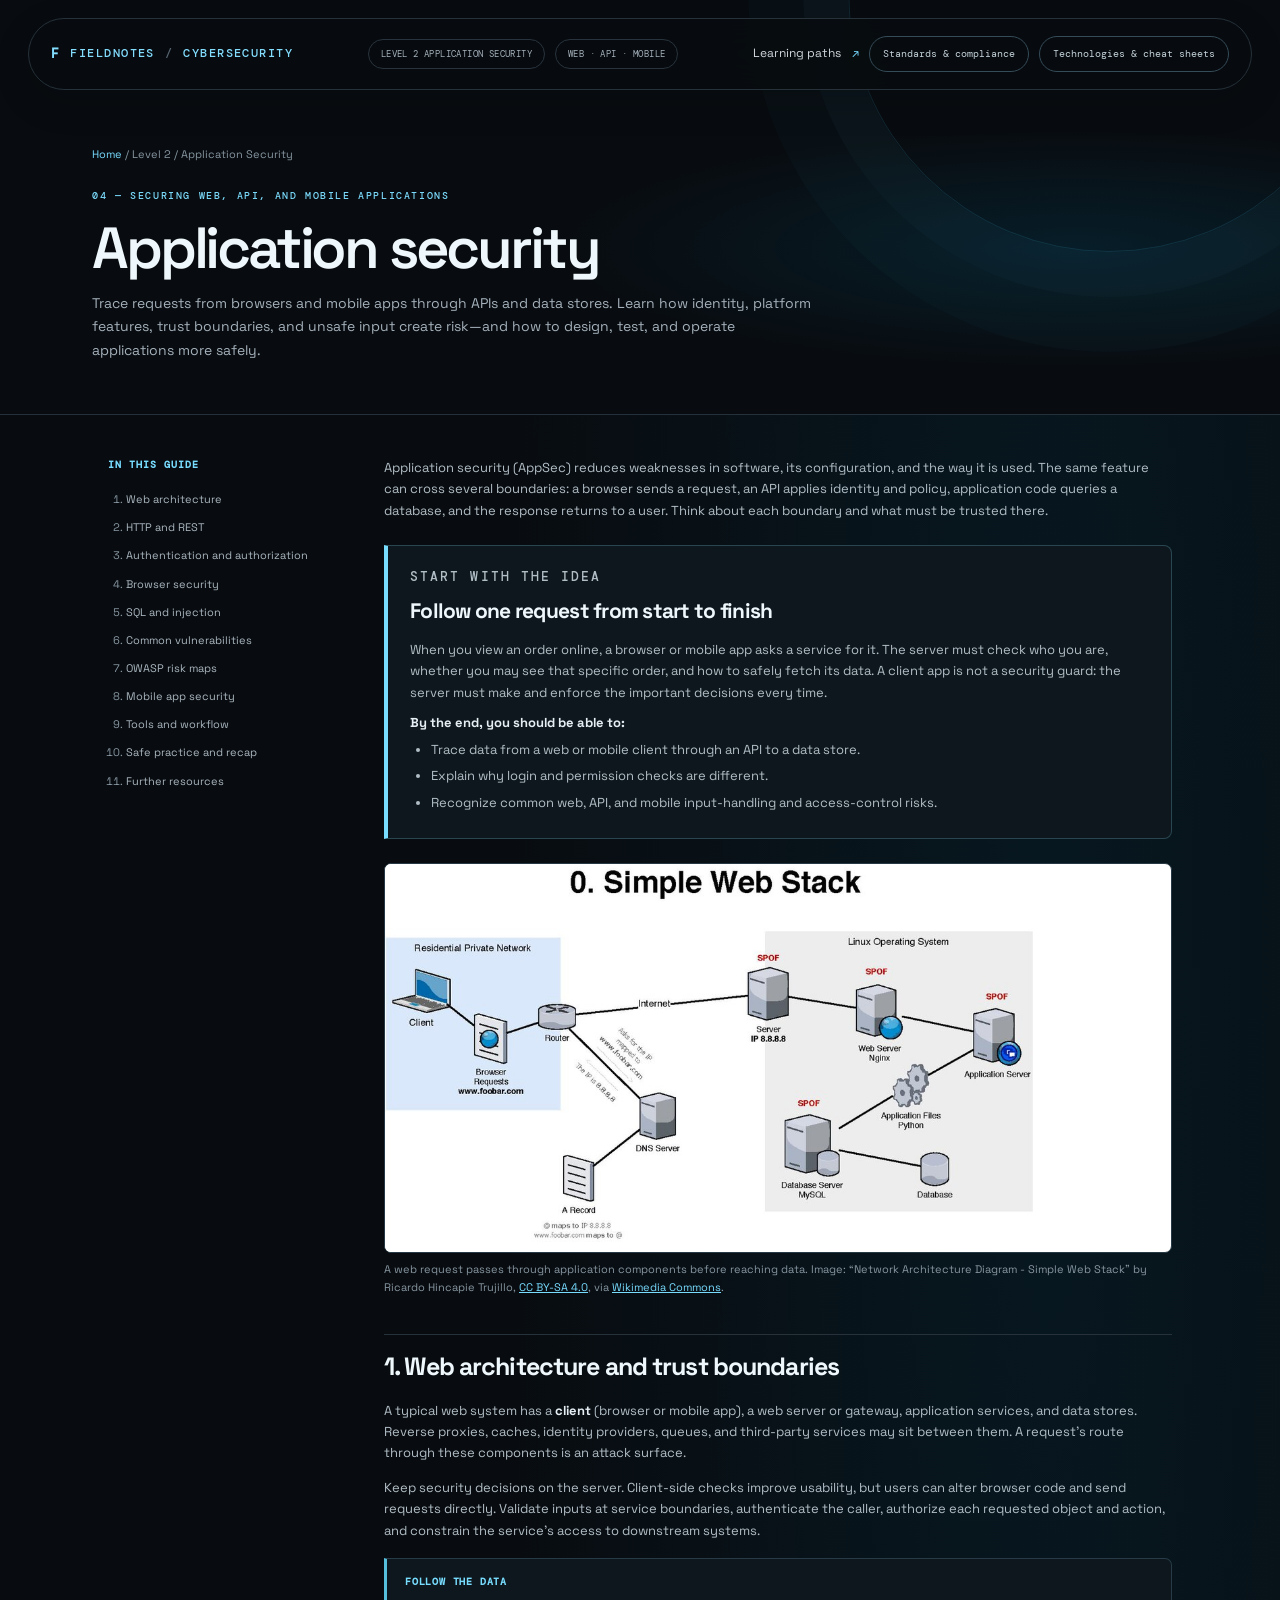
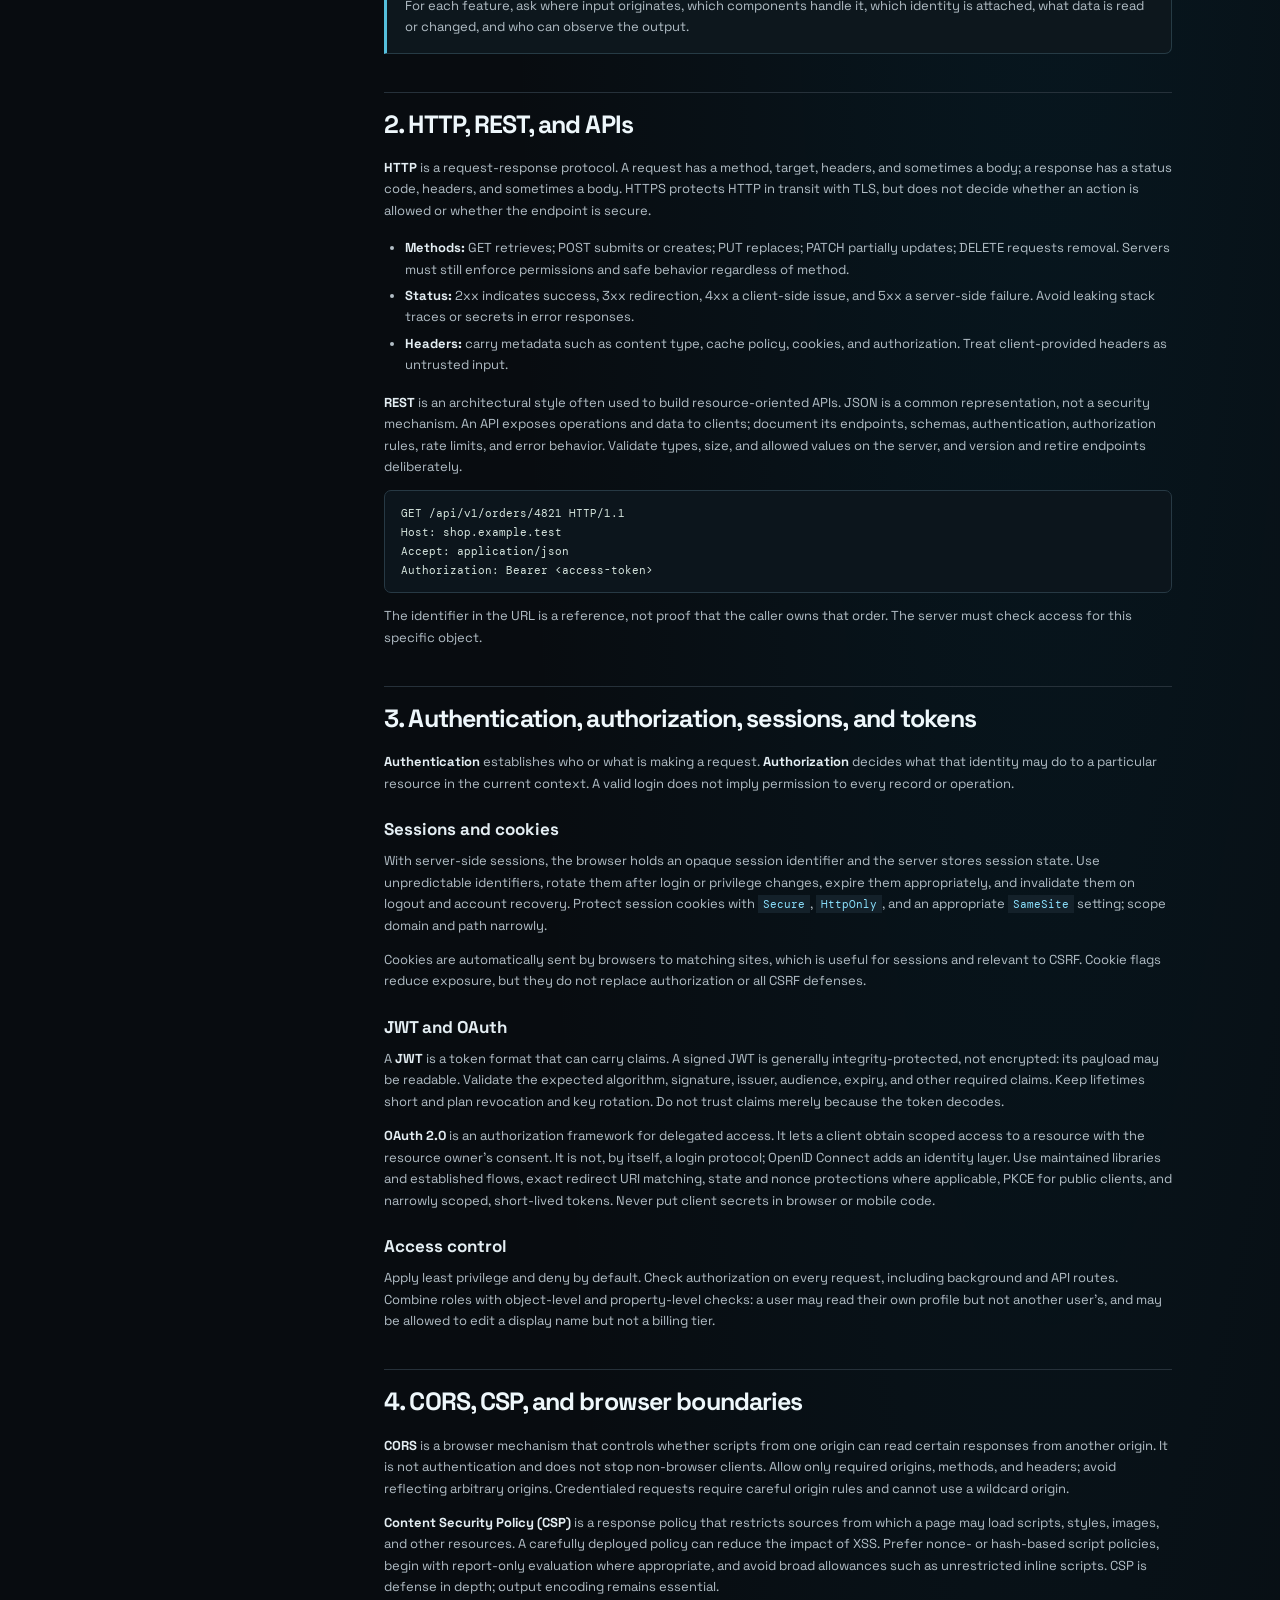
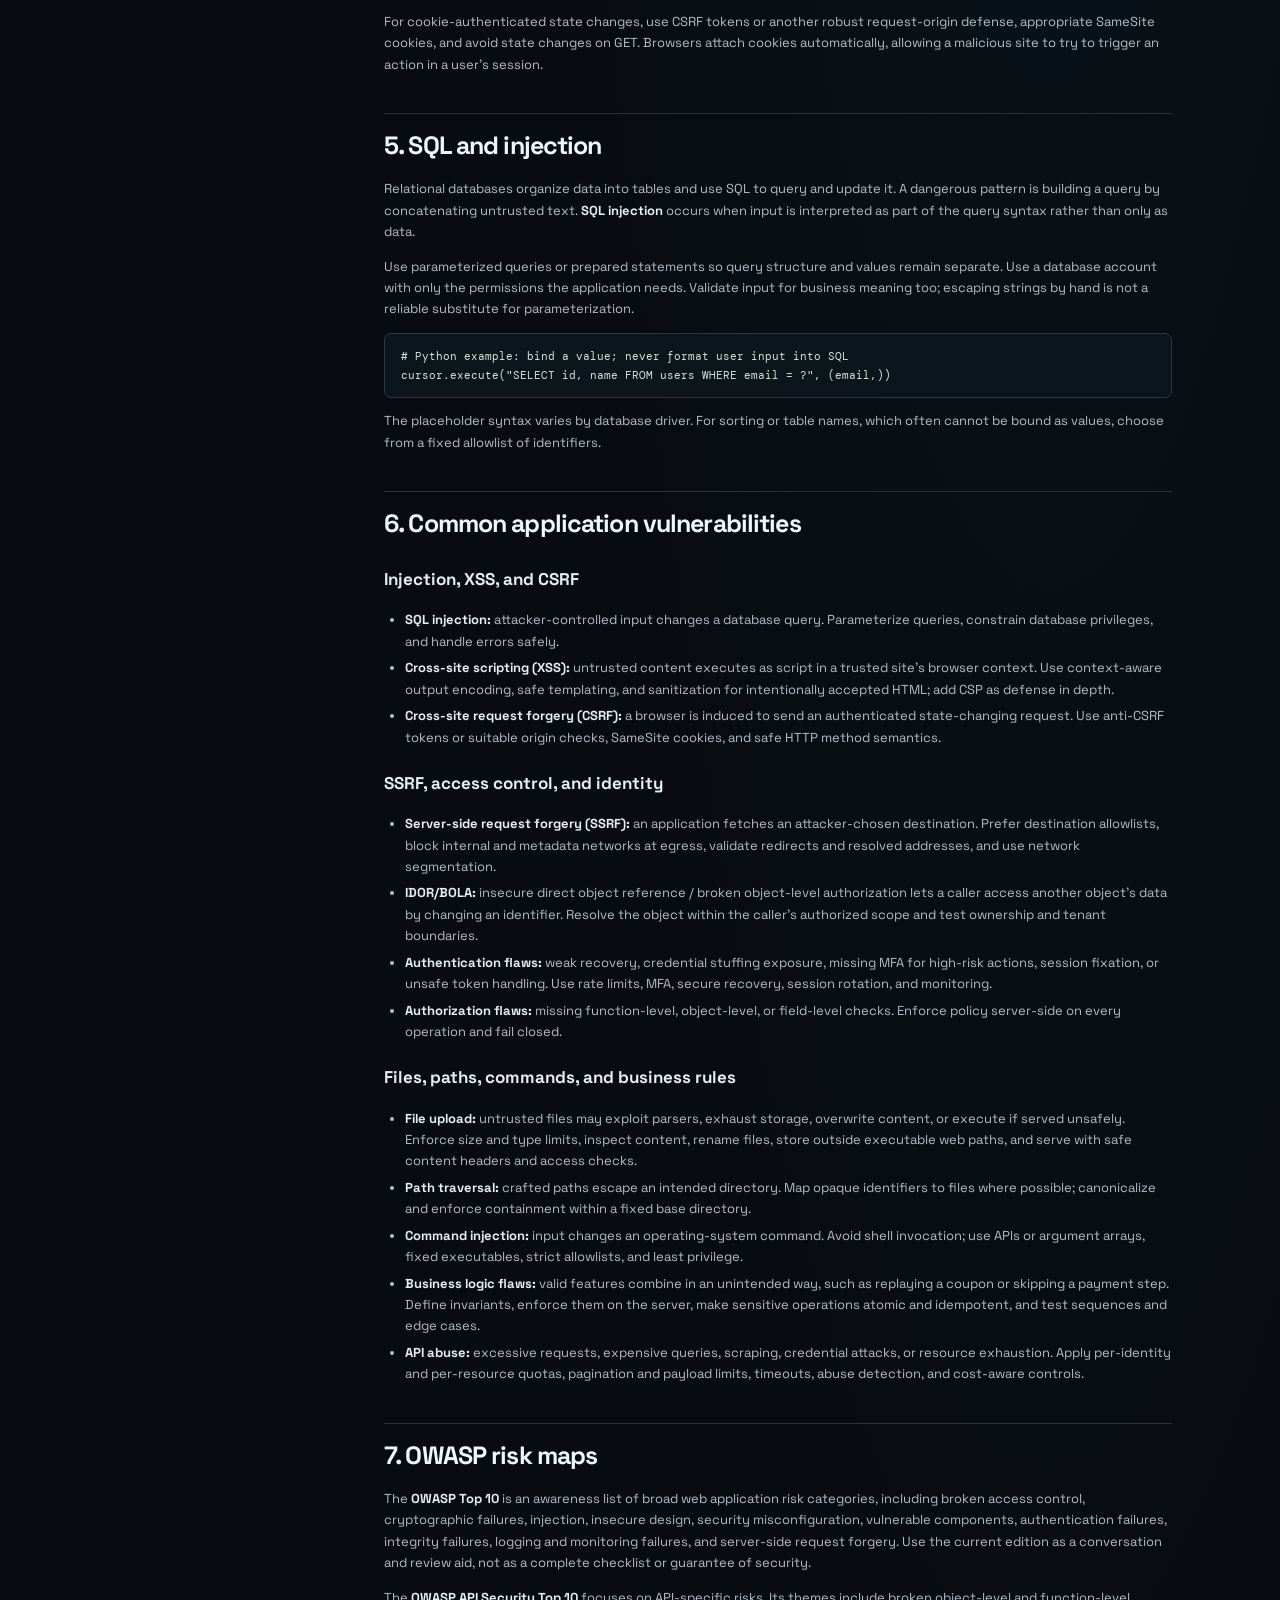
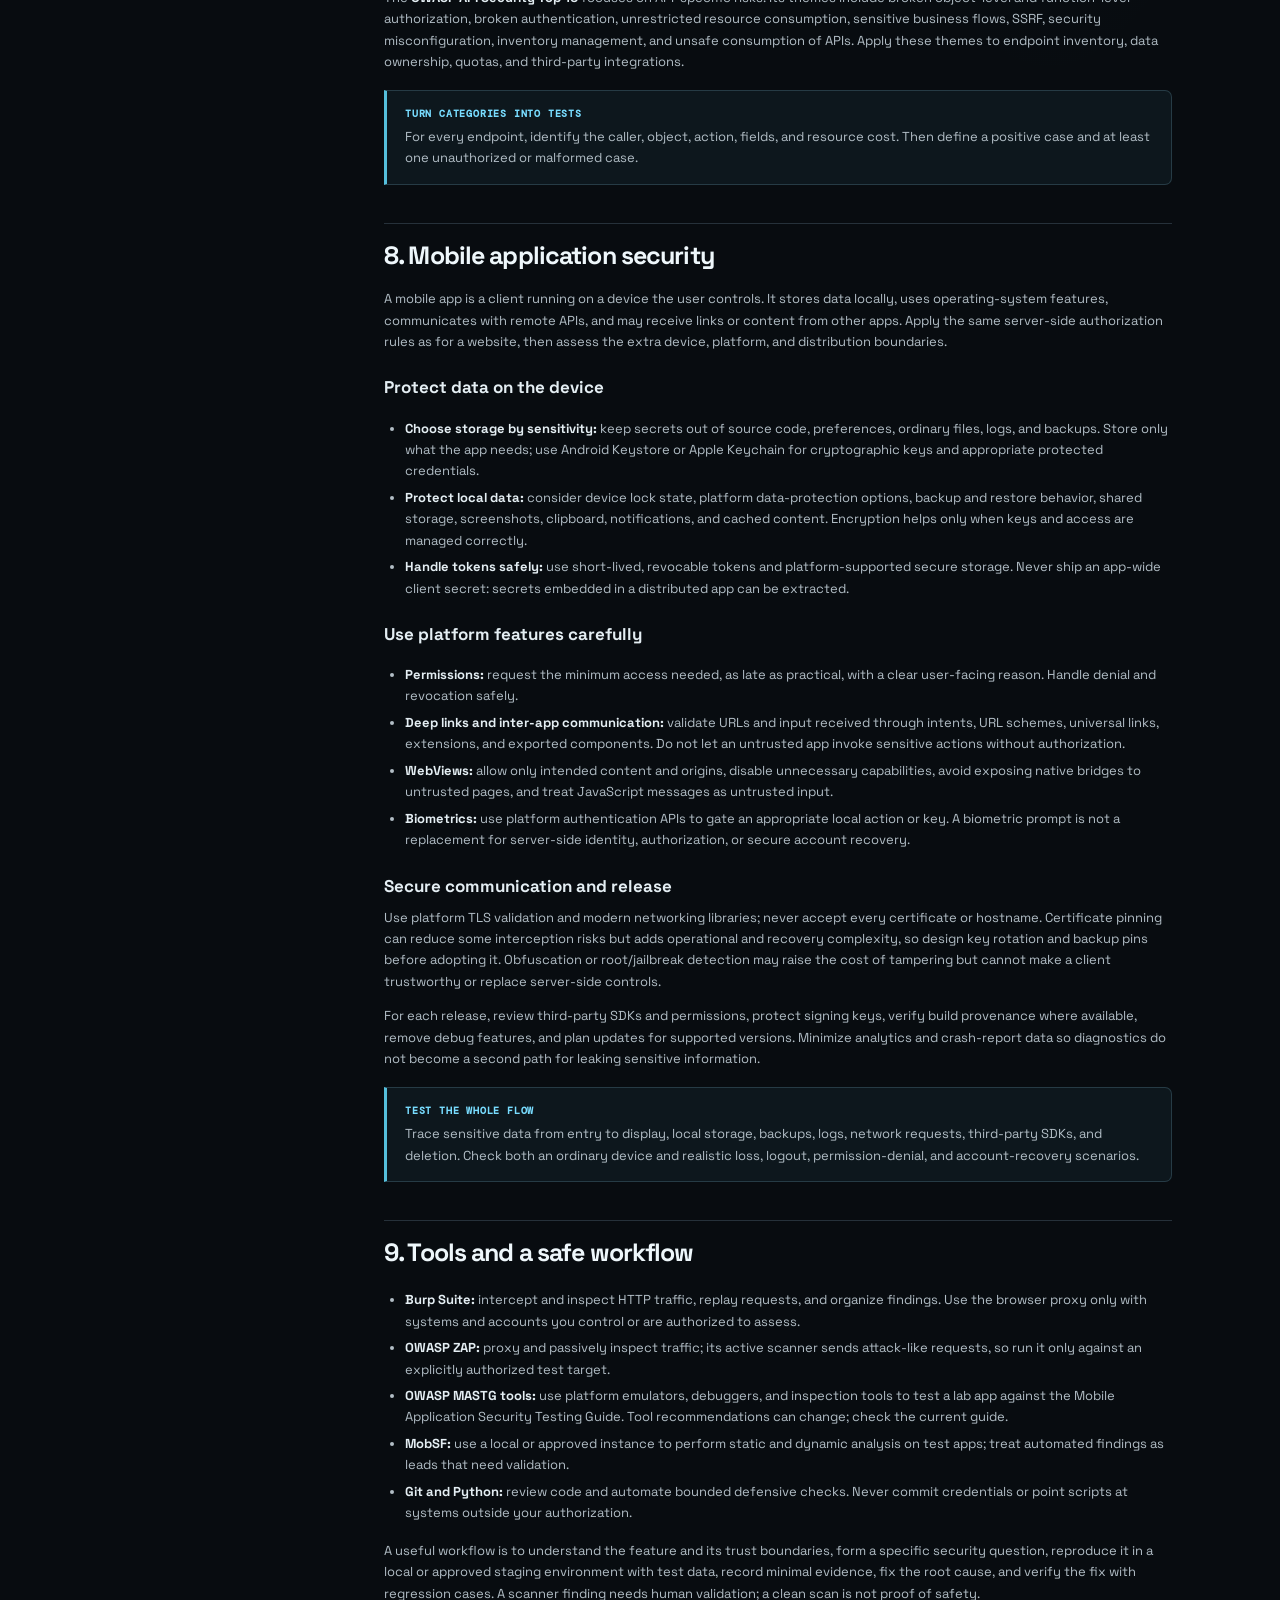
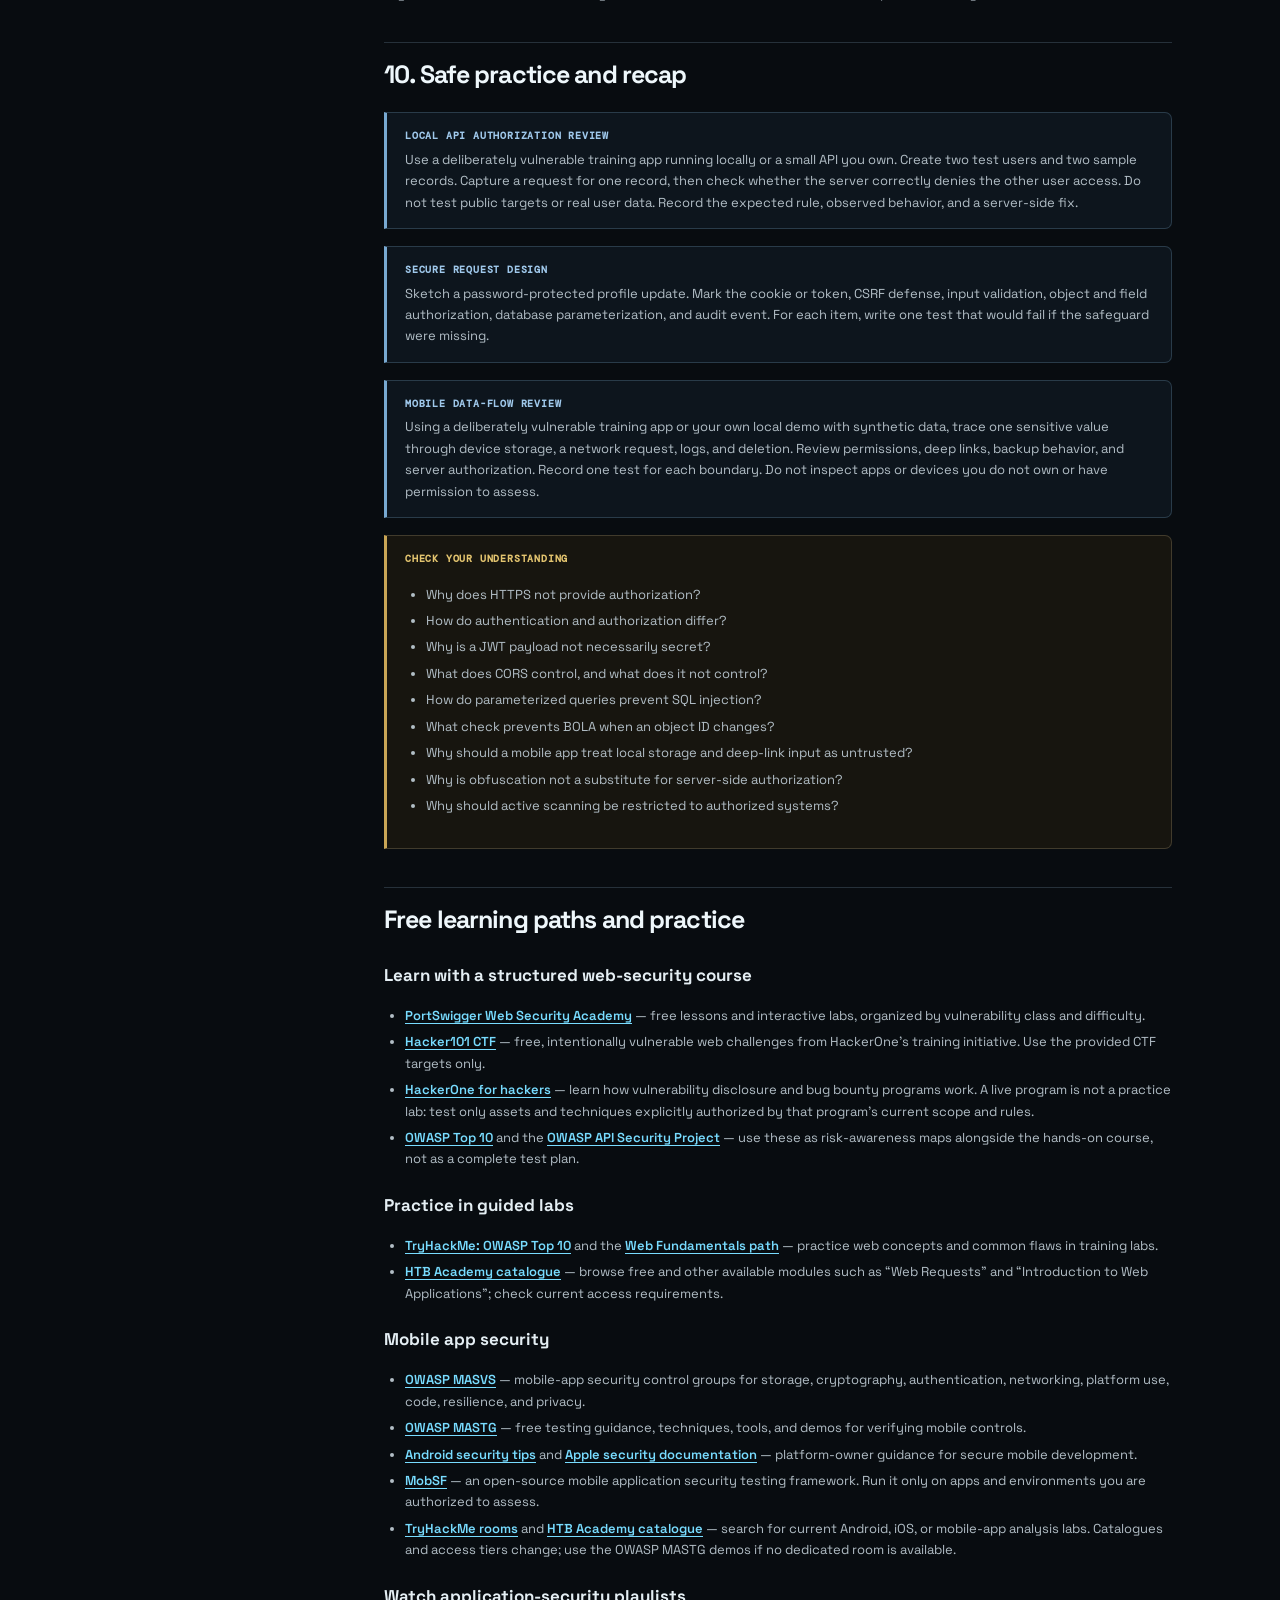
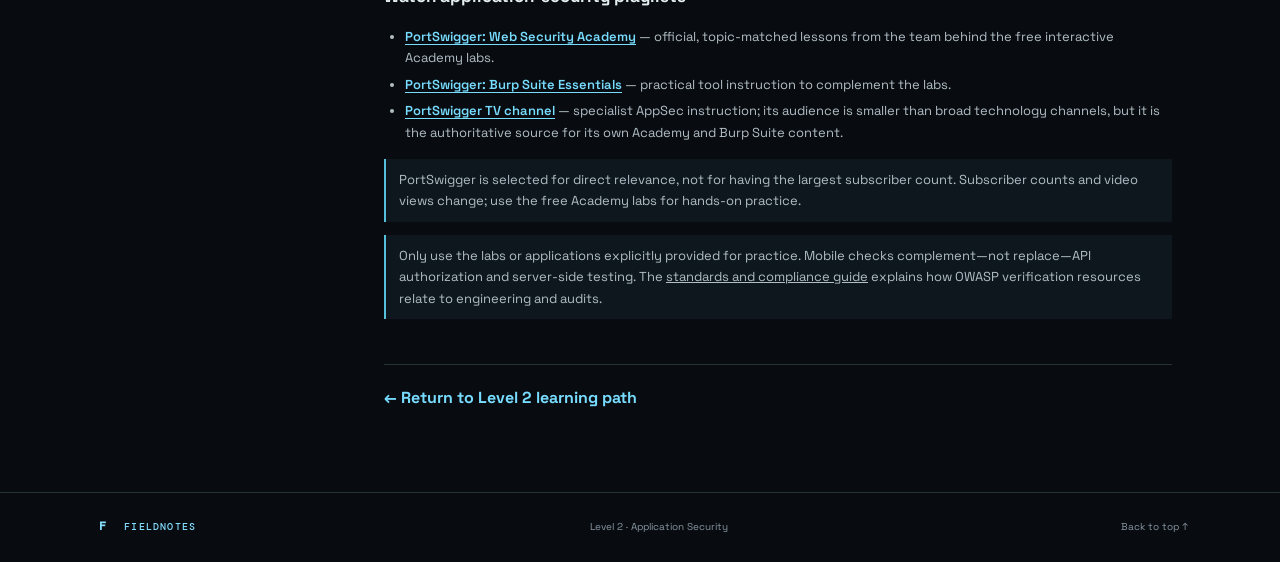
<file: application-security.html>
<!doctype html>
<html lang="en">
<head>
  <meta charset="utf-8">
  <meta name="viewport" content="width=device-width, initial-scale=1">
  <meta name="description" content="A practical Level 2 guide to web, API, and mobile application security, common vulnerabilities, and safe testing.">
  <title>Application Security — Cybersecurity Foundations</title>
  <link rel="stylesheet" href="styles-v2.css?v=20261004-10">
</head>
<body id="top">
  <header class="site-header">
    <a class="brand" href="index.html"><span class="brand-mark">F</span> FIELDNOTES <span class="brand-divider">/</span> <span class="brand-name">CYBERSECURITY</span></a>
    <div class="header-context"><span>LEVEL 2 APPLICATION SECURITY</span><span>WEB · API · MOBILE</span></div>
    <nav class="header-nav" aria-label="Main navigation">
      <a class="header-link" href="index.html#curriculum">Learning paths <span aria-hidden="true">↗</span></a>
      <a class="standards-tab" href="compliance.html" aria-label="Standards and compliance"><span class="standards-full-label">Standards &amp; compliance</span><span class="standards-short-label">Standards</span></a>
      <a class="technology-tab" href="technologies.html" aria-label="Technologies and cheat sheets"><span class="technology-full-label">Technologies &amp; cheat sheets</span><span class="technology-short-label">Cheat sheets</span></a>
    </nav>
  </header>
  <main>
    <section class="guide-hero">
      <div class="breadcrumbs"><a href="index.html">Home</a> / Level 2 / Application Security</div>
      <p class="eyebrow">04 — SECURING WEB, API, AND MOBILE APPLICATIONS</p>
      <h1>Application security</h1>
      <p>Trace requests from browsers and mobile apps through APIs and data stores. Learn how identity, platform features, trust boundaries, and unsafe input create risk—and how to design, test, and operate applications more safely.</p>
    </section>
    <div class="guide-layout">
      <nav class="guide-toc" aria-label="On this page">
        <h2>IN THIS GUIDE</h2>
        <ol>
          <li><a href="#architecture">Web architecture</a></li><li><a href="#http">HTTP and REST</a></li>
          <li><a href="#identity">Authentication and authorization</a></li><li><a href="#browser">Browser security</a></li>
          <li><a href="#data">SQL and injection</a></li><li><a href="#vulnerabilities">Common vulnerabilities</a></li>
          <li><a href="#owasp">OWASP risk maps</a></li><li><a href="#mobile">Mobile app security</a></li>
          <li><a href="#tools">Tools and workflow</a></li><li><a href="#practice">Safe practice and recap</a></li><li><a href="#resources">Further resources</a></li>
        </ol>
      </nav>
      <article class="guide-content">
        <p>Application security (AppSec) reduces weaknesses in software, its configuration, and the way it is used. The same feature can cross several boundaries: a browser sends a request, an API applies identity and policy, application code queries a database, and the response returns to a user. Think about each boundary and what must be trusted there.</p>
        <aside class="beginner-guide" aria-labelledby="application-security-simple">
          <p class="eyebrow">START WITH THE IDEA</p>
          <h2 id="application-security-simple">Follow one request from start to finish</h2>
          <p>When you view an order online, a browser or mobile app asks a service for it. The server must check who you are, whether you may see that specific order, and how to safely fetch its data. A client app is not a security guard: the server must make and enforce the important decisions every time.</p>
          <p><strong>By the end, you should be able to:</strong></p>
          <ul class="learning-goals"><li>Trace data from a web or mobile client through an API to a data store.</li><li>Explain why login and permission checks are different.</li><li>Recognize common web, API, and mobile input-handling and access-control risks.</li></ul>
        </aside>
        <figure class="guide-illustration">
          <img src="assets/images/web-stack.jpg" alt="Diagram of a simple web stack showing a client, web server, and application components" loading="lazy" decoding="async">
          <figcaption>A web request passes through application components before reaching data. Image: “Network Architecture Diagram - Simple Web Stack” by Ricardo Hincapie Trujillo, <a href="https://creativecommons.org/licenses/by-sa/4.0/" target="_blank" rel="noopener noreferrer">CC BY-SA 4.0</a>, via <a href="https://commons.wikimedia.org/wiki/File:Network_Architecture_Diagram_-_Simple_Web_Stack.pdf" target="_blank" rel="noopener noreferrer">Wikimedia Commons</a>.</figcaption>
        </figure>

        <section id="architecture">
          <h2>1. Web architecture and trust boundaries</h2>
          <p>A typical web system has a <strong>client</strong> (browser or mobile app), a web server or gateway, application services, and data stores. Reverse proxies, caches, identity providers, queues, and third-party services may sit between them. A request's route through these components is an attack surface.</p>
          <p>Keep security decisions on the server. Client-side checks improve usability, but users can alter browser code and send requests directly. Validate inputs at service boundaries, authenticate the caller, authorize each requested object and action, and constrain the service's access to downstream systems.</p>
          <div class="callout"><strong>FOLLOW THE DATA</strong><p>For each feature, ask where input originates, which components handle it, which identity is attached, what data is read or changed, and who can observe the output.</p></div>
        </section>

        <section id="http">
          <h2>2. HTTP, REST, and APIs</h2>
          <p><strong>HTTP</strong> is a request-response protocol. A request has a method, target, headers, and sometimes a body; a response has a status code, headers, and sometimes a body. HTTPS protects HTTP in transit with TLS, but does not decide whether an action is allowed or whether the endpoint is secure.</p>
          <ul><li><strong>Methods:</strong> GET retrieves; POST submits or creates; PUT replaces; PATCH partially updates; DELETE requests removal. Servers must still enforce permissions and safe behavior regardless of method.</li><li><strong>Status:</strong> 2xx indicates success, 3xx redirection, 4xx a client-side issue, and 5xx a server-side failure. Avoid leaking stack traces or secrets in error responses.</li><li><strong>Headers:</strong> carry metadata such as content type, cache policy, cookies, and authorization. Treat client-provided headers as untrusted input.</li></ul>
          <p><strong>REST</strong> is an architectural style often used to build resource-oriented APIs. JSON is a common representation, not a security mechanism. An API exposes operations and data to clients; document its endpoints, schemas, authentication, authorization rules, rate limits, and error behavior. Validate types, size, and allowed values on the server, and version and retire endpoints deliberately.</p>
          <pre><code>GET /api/v1/orders/4821 HTTP/1.1
Host: shop.example.test
Accept: application/json
Authorization: Bearer &lt;access-token&gt;</code></pre>
          <p>The identifier in the URL is a reference, not proof that the caller owns that order. The server must check access for this specific object.</p>
        </section>

        <section id="identity">
          <h2>3. Authentication, authorization, sessions, and tokens</h2>
          <p><strong>Authentication</strong> establishes who or what is making a request. <strong>Authorization</strong> decides what that identity may do to a particular resource in the current context. A valid login does not imply permission to every record or operation.</p>
          <h3>Sessions and cookies</h3>
          <p>With server-side sessions, the browser holds an opaque session identifier and the server stores session state. Use unpredictable identifiers, rotate them after login or privilege changes, expire them appropriately, and invalidate them on logout and account recovery. Protect session cookies with <code>Secure</code>, <code>HttpOnly</code>, and an appropriate <code>SameSite</code> setting; scope domain and path narrowly.</p>
          <p>Cookies are automatically sent by browsers to matching sites, which is useful for sessions and relevant to CSRF. Cookie flags reduce exposure, but they do not replace authorization or all CSRF defenses.</p>
          <h3>JWT and OAuth</h3>
          <p>A <strong>JWT</strong> is a token format that can carry claims. A signed JWT is generally integrity-protected, not encrypted: its payload may be readable. Validate the expected algorithm, signature, issuer, audience, expiry, and other required claims. Keep lifetimes short and plan revocation and key rotation. Do not trust claims merely because the token decodes.</p>
          <p><strong>OAuth 2.0</strong> is an authorization framework for delegated access. It lets a client obtain scoped access to a resource with the resource owner's consent. It is not, by itself, a login protocol; OpenID Connect adds an identity layer. Use maintained libraries and established flows, exact redirect URI matching, state and nonce protections where applicable, PKCE for public clients, and narrowly scoped, short-lived tokens. Never put client secrets in browser or mobile code.</p>
          <h3>Access control</h3>
          <p>Apply least privilege and deny by default. Check authorization on every request, including background and API routes. Combine roles with object-level and property-level checks: a user may read their own profile but not another user's, and may be allowed to edit a display name but not a billing tier.</p>
        </section>

        <section id="browser">
          <h2>4. CORS, CSP, and browser boundaries</h2>
          <p><strong>CORS</strong> is a browser mechanism that controls whether scripts from one origin can read certain responses from another origin. It is not authentication and does not stop non-browser clients. Allow only required origins, methods, and headers; avoid reflecting arbitrary origins. Credentialed requests require careful origin rules and cannot use a wildcard origin.</p>
          <p><strong>Content Security Policy (CSP)</strong> is a response policy that restricts sources from which a page may load scripts, styles, images, and other resources. A carefully deployed policy can reduce the impact of XSS. Prefer nonce- or hash-based script policies, begin with report-only evaluation where appropriate, and avoid broad allowances such as unrestricted inline scripts. CSP is defense in depth; output encoding remains essential.</p>
          <p>For cookie-authenticated state changes, use CSRF tokens or another robust request-origin defense, appropriate SameSite cookies, and avoid state changes on GET. Browsers attach cookies automatically, allowing a malicious site to try to trigger an action in a user's session.</p>
        </section>

        <section id="data">
          <h2>5. SQL and injection</h2>
          <p>Relational databases organize data into tables and use SQL to query and update it. A dangerous pattern is building a query by concatenating untrusted text. <strong>SQL injection</strong> occurs when input is interpreted as part of the query syntax rather than only as data.</p>
          <p>Use parameterized queries or prepared statements so query structure and values remain separate. Use a database account with only the permissions the application needs. Validate input for business meaning too; escaping strings by hand is not a reliable substitute for parameterization.</p>
          <pre><code># Python example: bind a value; never format user input into SQL
cursor.execute("SELECT id, name FROM users WHERE email = ?", (email,))</code></pre>
          <p>The placeholder syntax varies by database driver. For sorting or table names, which often cannot be bound as values, choose from a fixed allowlist of identifiers.</p>
        </section>

        <section id="vulnerabilities">
          <h2>6. Common application vulnerabilities</h2>
          <h3>Injection, XSS, and CSRF</h3>
          <ul><li><strong>SQL injection:</strong> attacker-controlled input changes a database query. Parameterize queries, constrain database privileges, and handle errors safely.</li><li><strong>Cross-site scripting (XSS):</strong> untrusted content executes as script in a trusted site's browser context. Use context-aware output encoding, safe templating, and sanitization for intentionally accepted HTML; add CSP as defense in depth.</li><li><strong>Cross-site request forgery (CSRF):</strong> a browser is induced to send an authenticated state-changing request. Use anti-CSRF tokens or suitable origin checks, SameSite cookies, and safe HTTP method semantics.</li></ul>
          <h3>SSRF, access control, and identity</h3>
          <ul><li><strong>Server-side request forgery (SSRF):</strong> an application fetches an attacker-chosen destination. Prefer destination allowlists, block internal and metadata networks at egress, validate redirects and resolved addresses, and use network segmentation.</li><li><strong>IDOR/BOLA:</strong> insecure direct object reference / broken object-level authorization lets a caller access another object's data by changing an identifier. Resolve the object within the caller's authorized scope and test ownership and tenant boundaries.</li><li><strong>Authentication flaws:</strong> weak recovery, credential stuffing exposure, missing MFA for high-risk actions, session fixation, or unsafe token handling. Use rate limits, MFA, secure recovery, session rotation, and monitoring.</li><li><strong>Authorization flaws:</strong> missing function-level, object-level, or field-level checks. Enforce policy server-side on every operation and fail closed.</li></ul>
          <h3>Files, paths, commands, and business rules</h3>
          <ul><li><strong>File upload:</strong> untrusted files may exploit parsers, exhaust storage, overwrite content, or execute if served unsafely. Enforce size and type limits, inspect content, rename files, store outside executable web paths, and serve with safe content headers and access checks.</li><li><strong>Path traversal:</strong> crafted paths escape an intended directory. Map opaque identifiers to files where possible; canonicalize and enforce containment within a fixed base directory.</li><li><strong>Command injection:</strong> input changes an operating-system command. Avoid shell invocation; use APIs or argument arrays, fixed executables, strict allowlists, and least privilege.</li><li><strong>Business logic flaws:</strong> valid features combine in an unintended way, such as replaying a coupon or skipping a payment step. Define invariants, enforce them on the server, make sensitive operations atomic and idempotent, and test sequences and edge cases.</li><li><strong>API abuse:</strong> excessive requests, expensive queries, scraping, credential attacks, or resource exhaustion. Apply per-identity and per-resource quotas, pagination and payload limits, timeouts, abuse detection, and cost-aware controls.</li></ul>
        </section>

        <section id="owasp">
          <h2>7. OWASP risk maps</h2>
          <p>The <strong>OWASP Top 10</strong> is an awareness list of broad web application risk categories, including broken access control, cryptographic failures, injection, insecure design, security misconfiguration, vulnerable components, authentication failures, integrity failures, logging and monitoring failures, and server-side request forgery. Use the current edition as a conversation and review aid, not as a complete checklist or guarantee of security.</p>
          <p>The <strong>OWASP API Security Top 10</strong> focuses on API-specific risks. Its themes include broken object-level and function-level authorization, broken authentication, unrestricted resource consumption, sensitive business flows, SSRF, security misconfiguration, inventory management, and unsafe consumption of APIs. Apply these themes to endpoint inventory, data ownership, quotas, and third-party integrations.</p>
          <div class="callout"><strong>TURN CATEGORIES INTO TESTS</strong><p>For every endpoint, identify the caller, object, action, fields, and resource cost. Then define a positive case and at least one unauthorized or malformed case.</p></div>
        </section>

        <section id="mobile">
          <h2>8. Mobile application security</h2>
          <p>A mobile app is a client running on a device the user controls. It stores data locally, uses operating-system features, communicates with remote APIs, and may receive links or content from other apps. Apply the same server-side authorization rules as for a website, then assess the extra device, platform, and distribution boundaries.</p>
          <h3>Protect data on the device</h3>
          <ul>
            <li><strong>Choose storage by sensitivity:</strong> keep secrets out of source code, preferences, ordinary files, logs, and backups. Store only what the app needs; use Android Keystore or Apple Keychain for cryptographic keys and appropriate protected credentials.</li>
            <li><strong>Protect local data:</strong> consider device lock state, platform data-protection options, backup and restore behavior, shared storage, screenshots, clipboard, notifications, and cached content. Encryption helps only when keys and access are managed correctly.</li>
            <li><strong>Handle tokens safely:</strong> use short-lived, revocable tokens and platform-supported secure storage. Never ship an app-wide client secret: secrets embedded in a distributed app can be extracted.</li>
          </ul>
          <h3>Use platform features carefully</h3>
          <ul>
            <li><strong>Permissions:</strong> request the minimum access needed, as late as practical, with a clear user-facing reason. Handle denial and revocation safely.</li>
            <li><strong>Deep links and inter-app communication:</strong> validate URLs and input received through intents, URL schemes, universal links, extensions, and exported components. Do not let an untrusted app invoke sensitive actions without authorization.</li>
            <li><strong>WebViews:</strong> allow only intended content and origins, disable unnecessary capabilities, avoid exposing native bridges to untrusted pages, and treat JavaScript messages as untrusted input.</li>
            <li><strong>Biometrics:</strong> use platform authentication APIs to gate an appropriate local action or key. A biometric prompt is not a replacement for server-side identity, authorization, or secure account recovery.</li>
          </ul>
          <h3>Secure communication and release</h3>
          <p>Use platform TLS validation and modern networking libraries; never accept every certificate or hostname. Certificate pinning can reduce some interception risks but adds operational and recovery complexity, so design key rotation and backup pins before adopting it. Obfuscation or root/jailbreak detection may raise the cost of tampering but cannot make a client trustworthy or replace server-side controls.</p>
          <p>For each release, review third-party SDKs and permissions, protect signing keys, verify build provenance where available, remove debug features, and plan updates for supported versions. Minimize analytics and crash-report data so diagnostics do not become a second path for leaking sensitive information.</p>
          <div class="callout"><strong>TEST THE WHOLE FLOW</strong><p>Trace sensitive data from entry to display, local storage, backups, logs, network requests, third-party SDKs, and deletion. Check both an ordinary device and realistic loss, logout, permission-denial, and account-recovery scenarios.</p></div>
        </section>

        <section id="tools">
          <h2>9. Tools and a safe workflow</h2>
          <ul><li><strong>Burp Suite:</strong> intercept and inspect HTTP traffic, replay requests, and organize findings. Use the browser proxy only with systems and accounts you control or are authorized to assess.</li><li><strong>OWASP ZAP:</strong> proxy and passively inspect traffic; its active scanner sends attack-like requests, so run it only against an explicitly authorized test target.</li><li><strong>OWASP MASTG tools:</strong> use platform emulators, debuggers, and inspection tools to test a lab app against the Mobile Application Security Testing Guide. Tool recommendations can change; check the current guide.</li><li><strong>MobSF:</strong> use a local or approved instance to perform static and dynamic analysis on test apps; treat automated findings as leads that need validation.</li><li><strong>Git and Python:</strong> review code and automate bounded defensive checks. Never commit credentials or point scripts at systems outside your authorization.</li></ul>
          <p>A useful workflow is to understand the feature and its trust boundaries, form a specific security question, reproduce it in a local or approved staging environment with test data, record minimal evidence, fix the root cause, and verify the fix with regression cases. A scanner finding needs human validation; a clean scan is not proof of safety.</p>
        </section>

        <section id="practice">
          <h2>10. Safe practice and recap</h2>
          <div class="lab"><strong>LOCAL API AUTHORIZATION REVIEW</strong><p>Use a deliberately vulnerable training app running locally or a small API you own. Create two test users and two sample records. Capture a request for one record, then check whether the server correctly denies the other user access. Do not test public targets or real user data. Record the expected rule, observed behavior, and a server-side fix.</p></div>
          <div class="lab"><strong>SECURE REQUEST DESIGN</strong><p>Sketch a password-protected profile update. Mark the cookie or token, CSRF defense, input validation, object and field authorization, database parameterization, and audit event. For each item, write one test that would fail if the safeguard were missing.</p></div>
          <div class="lab"><strong>MOBILE DATA-FLOW REVIEW</strong><p>Using a deliberately vulnerable training app or your own local demo with synthetic data, trace one sensitive value through device storage, a network request, logs, and deletion. Review permissions, deep links, backup behavior, and server authorization. Record one test for each boundary. Do not inspect apps or devices you do not own or have permission to assess.</p></div>
          <div class="checkpoint"><strong>CHECK YOUR UNDERSTANDING</strong><ul><li>Why does HTTPS not provide authorization?</li><li>How do authentication and authorization differ?</li><li>Why is a JWT payload not necessarily secret?</li><li>What does CORS control, and what does it not control?</li><li>How do parameterized queries prevent SQL injection?</li><li>What check prevents BOLA when an object ID changes?</li><li>Why should a mobile app treat local storage and deep-link input as untrusted?</li><li>Why is obfuscation not a substitute for server-side authorization?</li><li>Why should active scanning be restricted to authorized systems?</li></ul></div>
        </section>
        <section id="resources">
          <h2>Free learning paths and practice</h2>
          <h3>Learn with a structured web-security course</h3>
          <ul class="resource-list">
            <li><a href="https://portswigger.net/web-security" target="_blank" rel="noopener noreferrer">PortSwigger Web Security Academy</a> — free lessons and interactive labs, organized by vulnerability class and difficulty.</li>
            <li><a href="https://ctf.hacker101.com/" target="_blank" rel="noopener noreferrer">Hacker101 CTF</a> — free, intentionally vulnerable web challenges from HackerOne's training initiative. Use the provided CTF targets only.</li>
            <li><a href="https://www.hackerone.com/hackers" target="_blank" rel="noopener noreferrer">HackerOne for hackers</a> — learn how vulnerability disclosure and bug bounty programs work. A live program is not a practice lab: test only assets and techniques explicitly authorized by that program's current scope and rules.</li>
            <li><a href="https://owasp.org/www-project-top-ten/" target="_blank" rel="noopener noreferrer">OWASP Top 10</a> and the <a href="https://owasp.org/www-project-api-security/" target="_blank" rel="noopener noreferrer">OWASP API Security Project</a> — use these as risk-awareness maps alongside the hands-on course, not as a complete test plan.</li>
          </ul>
          <h3>Practice in guided labs</h3>
          <ul class="resource-list">
            <li><a href="https://tryhackme.com/room/owasptop10" target="_blank" rel="noopener noreferrer">TryHackMe: OWASP Top 10</a> and the <a href="https://tryhackme.com/path/outline/webfundamentals" target="_blank" rel="noopener noreferrer">Web Fundamentals path</a> — practice web concepts and common flaws in training labs.</li>
            <li><a href="https://academy.hackthebox.com/catalogue" target="_blank" rel="noopener noreferrer">HTB Academy catalogue</a> — browse free and other available modules such as “Web Requests” and “Introduction to Web Applications”; check current access requirements.</li>
          </ul>
          <h3>Mobile app security</h3>
          <ul class="resource-list">
            <li><a href="https://mas.owasp.org/MASVS/" target="_blank" rel="noopener noreferrer">OWASP MASVS</a> — mobile-app security control groups for storage, cryptography, authentication, networking, platform use, code, resilience, and privacy.</li>
            <li><a href="https://mas.owasp.org/MASTG/" target="_blank" rel="noopener noreferrer">OWASP MASTG</a> — free testing guidance, techniques, tools, and demos for verifying mobile controls.</li>
            <li><a href="https://developer.android.com/privacy-and-security/security-tips" target="_blank" rel="noopener noreferrer">Android security tips</a> and <a href="https://developer.apple.com/documentation/security" target="_blank" rel="noopener noreferrer">Apple security documentation</a> — platform-owner guidance for secure mobile development.</li>
            <li><a href="https://github.com/MobSF/Mobile-Security-Framework-MobSF" target="_blank" rel="noopener noreferrer">MobSF</a> — an open-source mobile application security testing framework. Run it only on apps and environments you are authorized to assess.</li>
            <li><a href="https://tryhackme.com/hacktivities" target="_blank" rel="noopener noreferrer">TryHackMe rooms</a> and <a href="https://academy.hackthebox.com/catalogue" target="_blank" rel="noopener noreferrer">HTB Academy catalogue</a> — search for current Android, iOS, or mobile-app analysis labs. Catalogues and access tiers change; use the OWASP MASTG demos if no dedicated room is available.</li>
          </ul>
          <h3>Watch application-security playlists</h3>
          <ul class="resource-list">
            <li><a href="https://www.youtube.com/playlist?list=PLoX0sUafNGbFcyjCwB0N7x_Zxw7T1-I9Y" target="_blank" rel="noopener noreferrer">PortSwigger: Web Security Academy</a> — official, topic-matched lessons from the team behind the free interactive Academy labs.</li>
            <li><a href="https://www.youtube.com/playlist?list=PLoX0sUafNGbH9bmbIANk3D50FNUmuJIF3" target="_blank" rel="noopener noreferrer">PortSwigger: Burp Suite Essentials</a> — practical tool instruction to complement the labs.</li>
            <li><a href="https://www.youtube.com/@PortSwiggerTV" target="_blank" rel="noopener noreferrer">PortSwigger TV channel</a> — specialist AppSec instruction; its audience is smaller than broad technology channels, but it is the authoritative source for its own Academy and Burp Suite content.</li>
          </ul>
          <p class="resource-note">PortSwigger is selected for direct relevance, not for having the largest subscriber count. Subscriber counts and video views change; use the free Academy labs for hands-on practice.</p>
          <p class="resource-note">Only use the labs or applications explicitly provided for practice. Mobile checks complement—not replace—API authorization and server-side testing. The <a href="compliance.html">standards and compliance guide</a> explains how OWASP verification resources relate to engineering and audits.</p>
        </section>
        <div class="next-guide"><a href="index.html#level-2">← Return to Level 2 learning path</a></div>
      </article>
    </div>
  </main>
  <footer class="site-footer"><a class="brand" href="index.html"><span class="brand-mark">F</span> FIELDNOTES</a><span>Level 2 · Application Security</span><a href="#top">Back to top ↑</a></footer>
</body>
</html>
</file>
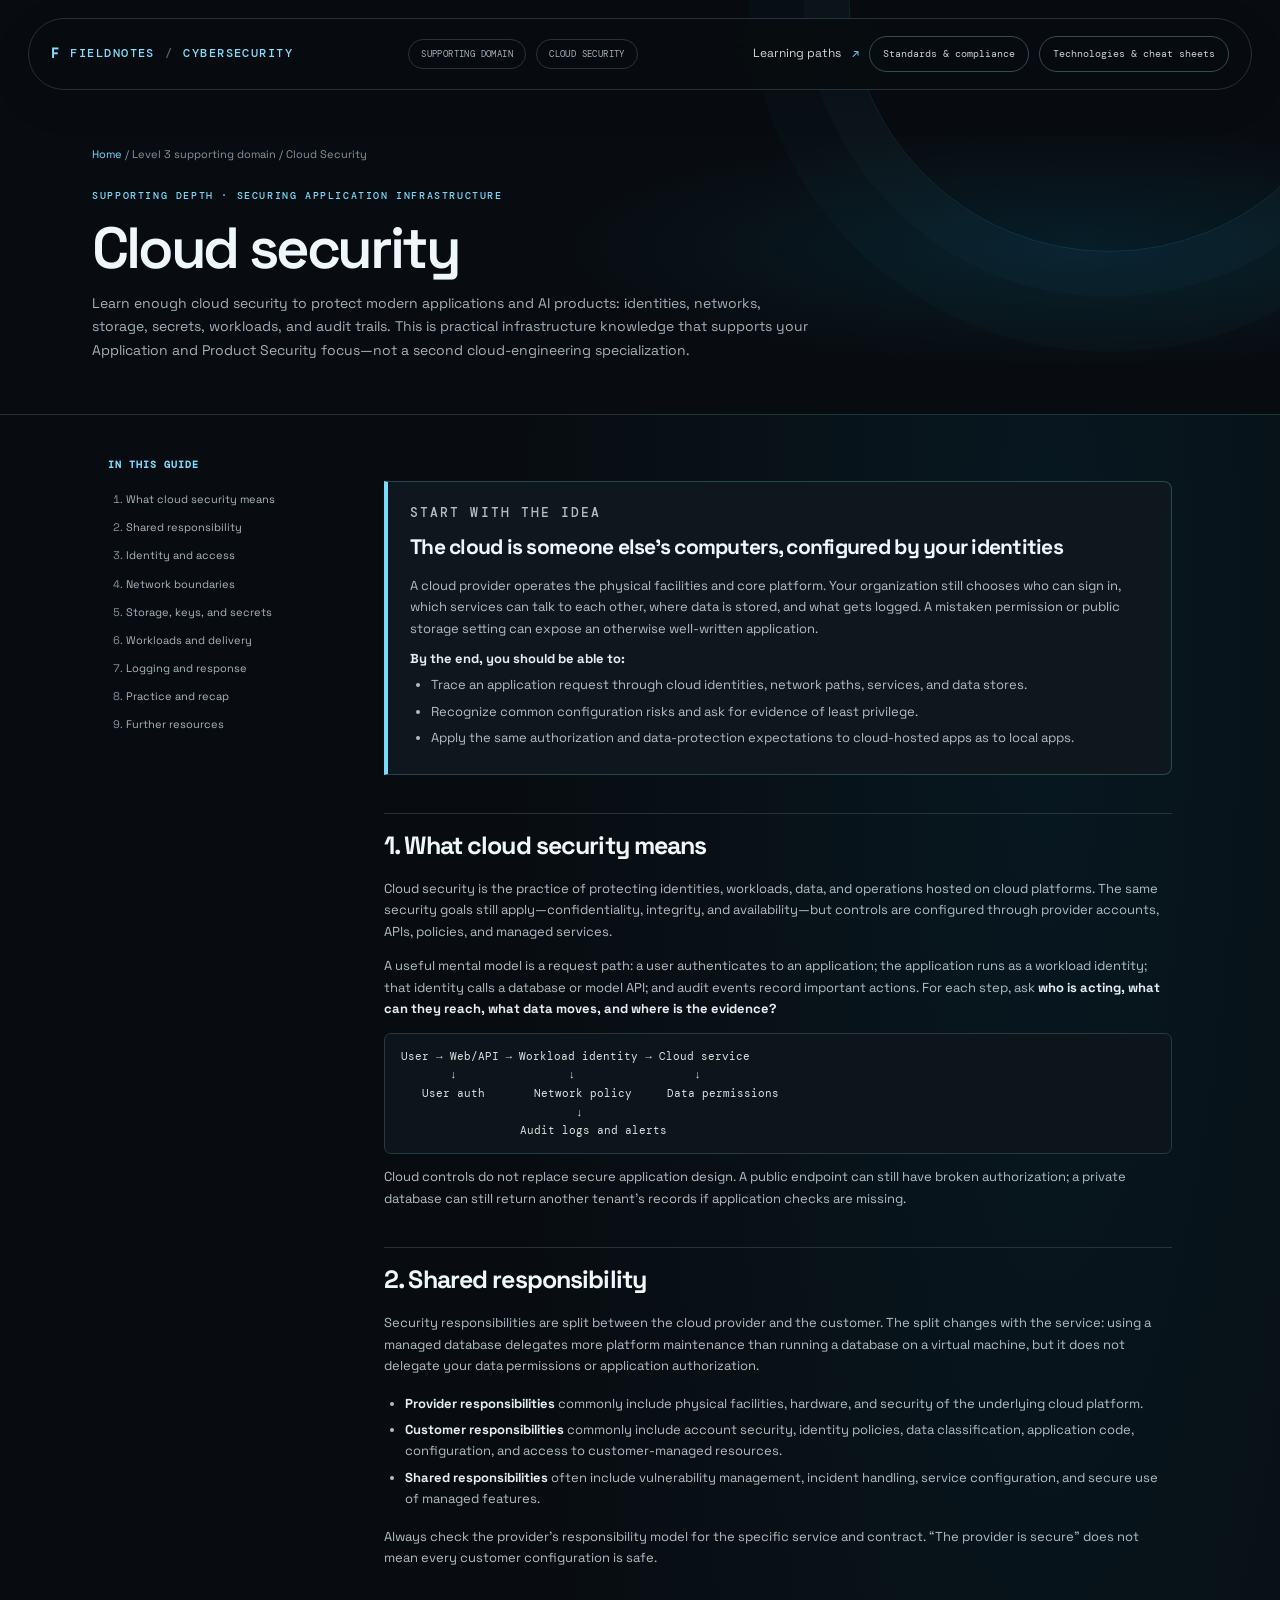
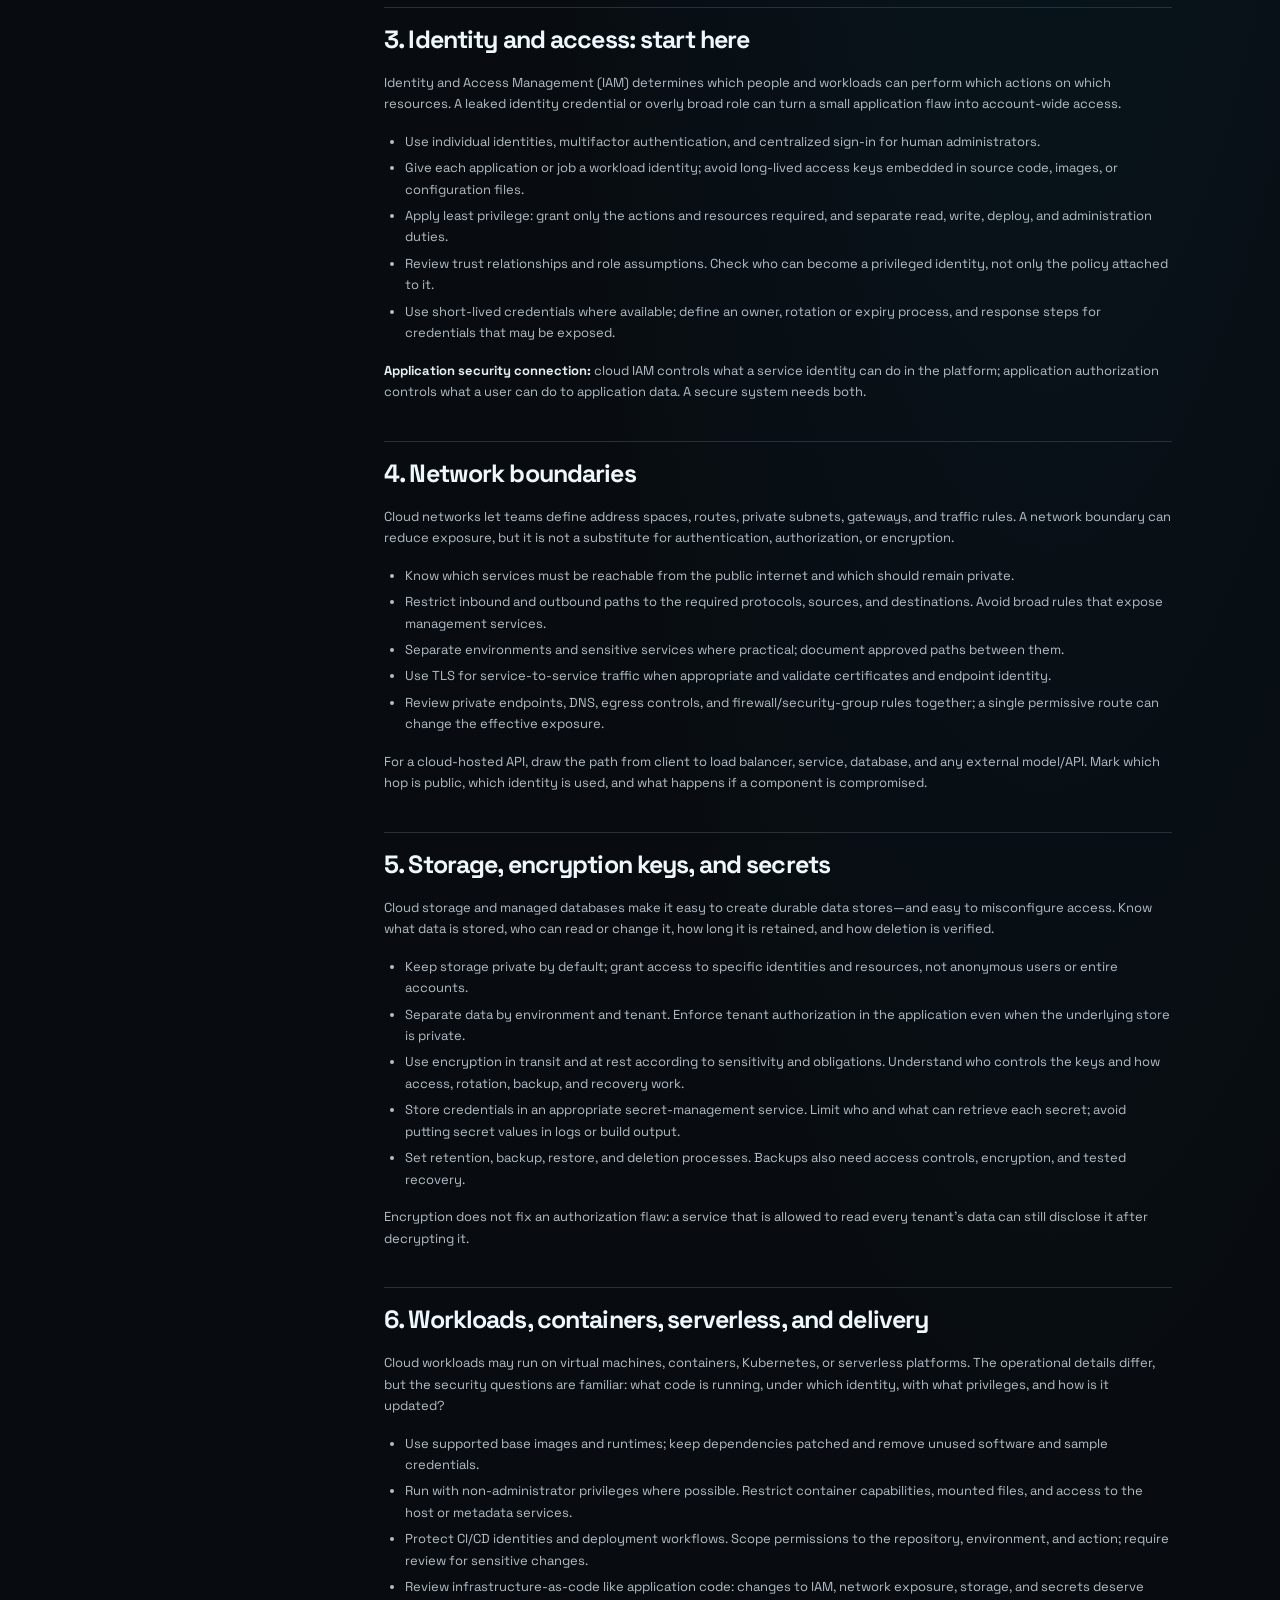
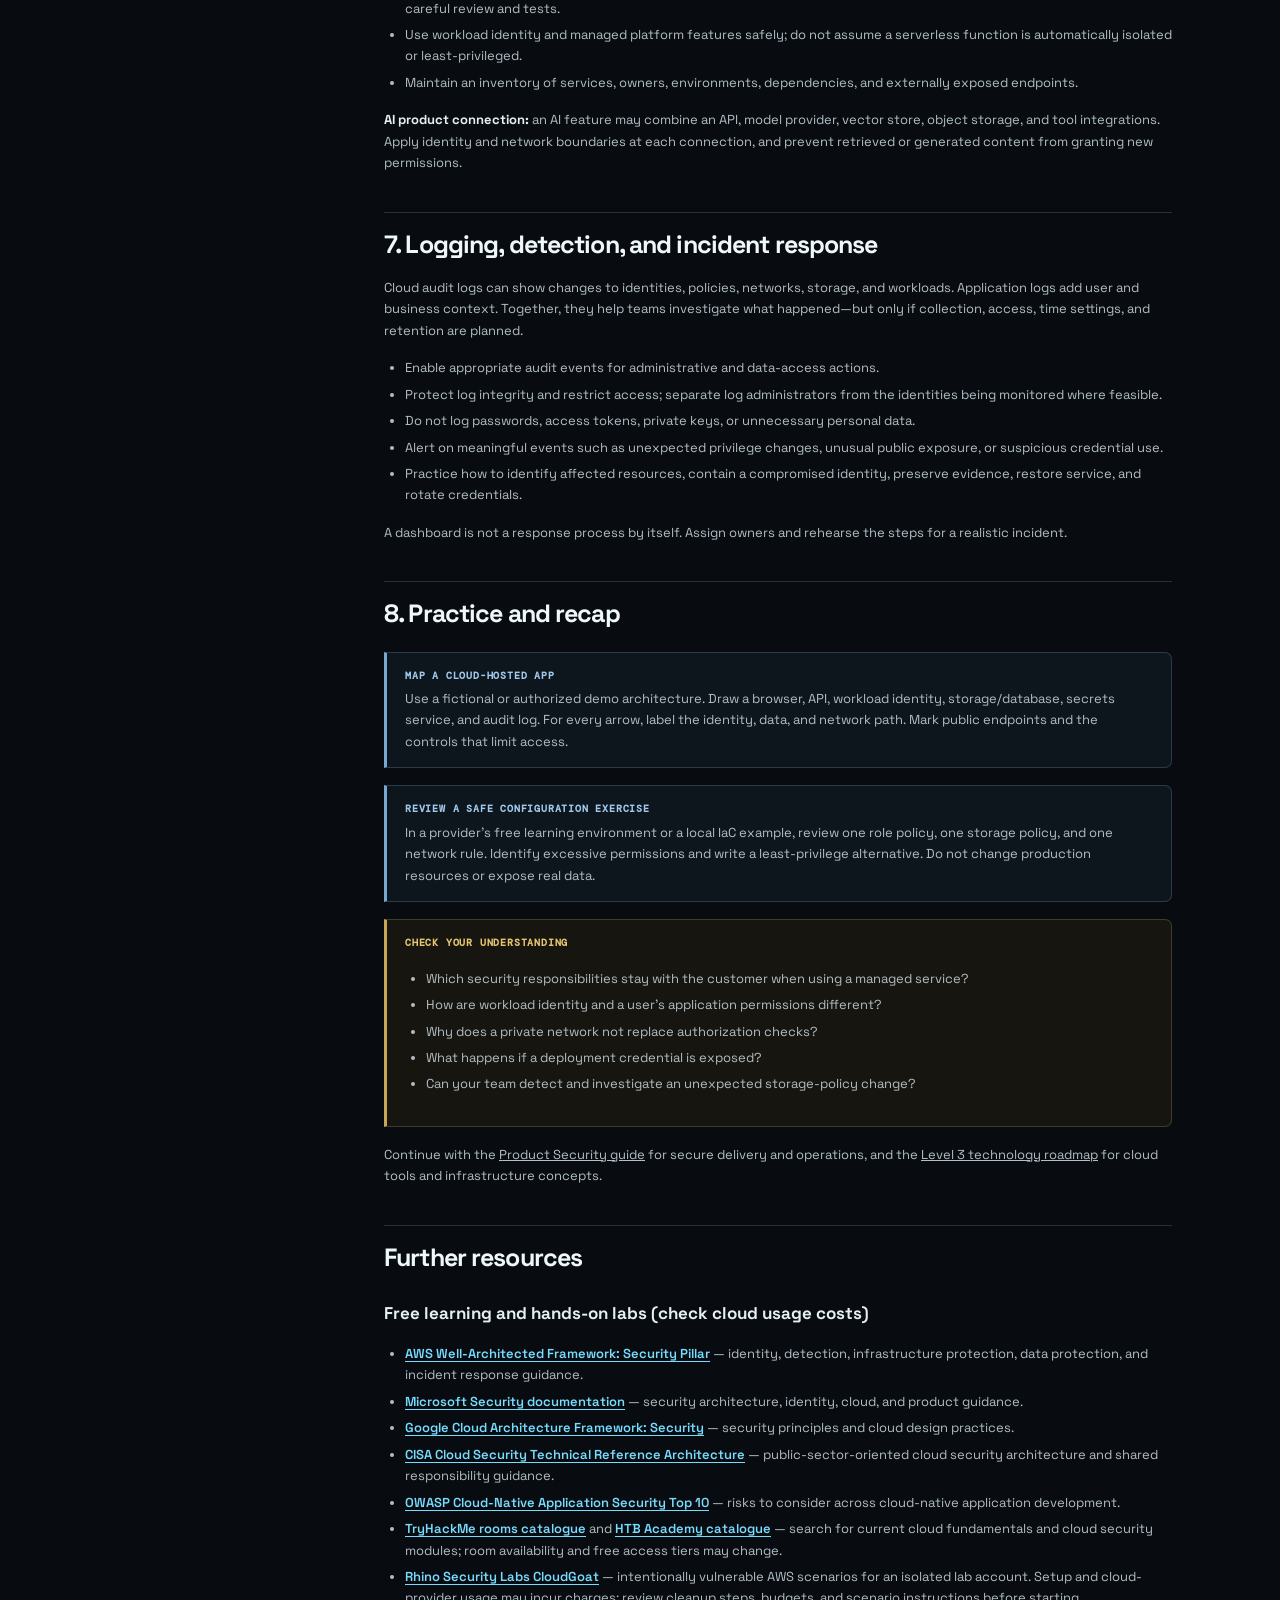
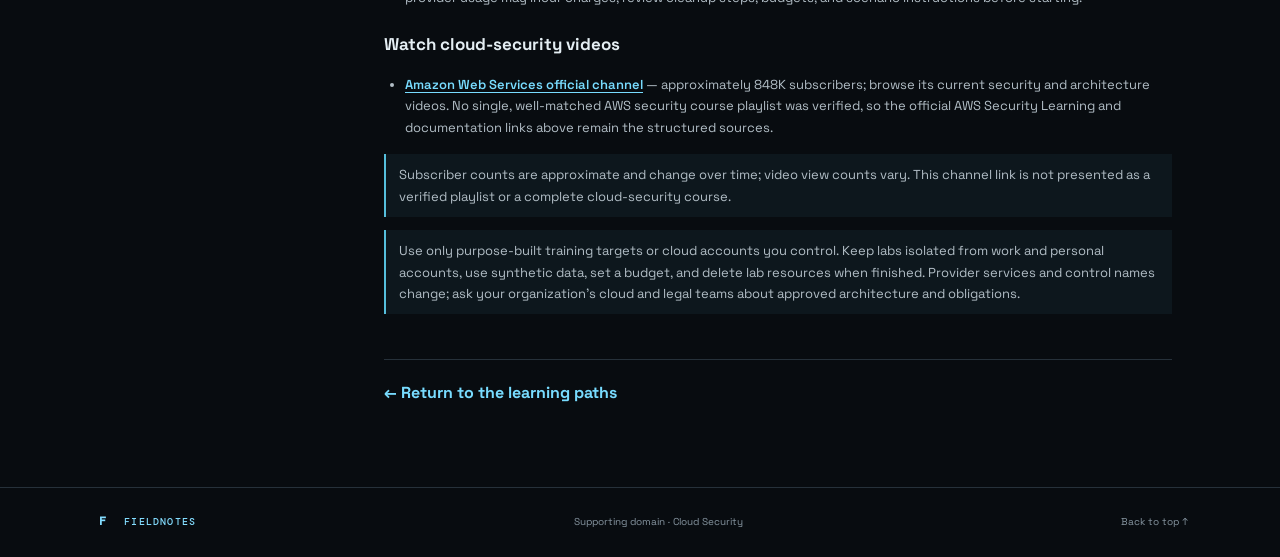
<file: cloud-security.html>
<!doctype html>
<html lang="en">
<head>
  <meta charset="utf-8">
  <meta name="viewport" content="width=device-width, initial-scale=1">
  <meta name="description" content="A practical beginner guide to cloud security for application and product security engineers, covering IAM, networks, storage, secrets, workloads, and monitoring.">
  <title>Cloud Security — Cybersecurity Foundations</title>
  <link rel="stylesheet" href="styles-v2.css?v=20261004-12">
</head>
<body id="top">
  <header class="site-header">
    <a class="brand" href="index.html"><span class="brand-mark">F</span> FIELDNOTES <span class="brand-divider">/</span> <span class="brand-name">CYBERSECURITY</span></a>
    <div class="header-context"><span>SUPPORTING DOMAIN</span><span>CLOUD SECURITY</span></div>
    <nav class="header-nav" aria-label="Main navigation">
      <a class="header-link" href="index.html#curriculum">Learning paths <span aria-hidden="true">↗</span></a>
      <a class="standards-tab" href="compliance.html" aria-label="Standards and compliance"><span class="standards-full-label">Standards &amp; compliance</span><span class="standards-short-label">Standards</span></a>
      <a class="technology-tab" href="technologies.html" aria-label="Technologies and cheat sheets"><span class="technology-full-label">Technologies &amp; cheat sheets</span><span class="technology-short-label">Cheat sheets</span></a>
    </nav>
  </header>
  <main>
    <section class="guide-hero">
      <div class="breadcrumbs"><a href="index.html">Home</a> / Level 3 supporting domain / Cloud Security</div>
      <p class="eyebrow">SUPPORTING DEPTH · SECURING APPLICATION INFRASTRUCTURE</p>
      <h1>Cloud security</h1>
      <p>Learn enough cloud security to protect modern applications and AI products: identities, networks, storage, secrets, workloads, and audit trails. This is practical infrastructure knowledge that supports your Application and Product Security focus—not a second cloud-engineering specialization.</p>
    </section>
    <div class="guide-layout">
      <nav class="guide-toc" aria-label="On this page">
        <h2>IN THIS GUIDE</h2>
        <ol>
          <li><a href="#cloud-model">What cloud security means</a></li>
          <li><a href="#shared-responsibility">Shared responsibility</a></li>
          <li><a href="#identity">Identity and access</a></li>
          <li><a href="#network">Network boundaries</a></li>
          <li><a href="#data">Storage, keys, and secrets</a></li>
          <li><a href="#workloads">Workloads and delivery</a></li>
          <li><a href="#monitoring">Logging and response</a></li>
          <li><a href="#practice">Practice and recap</a></li>
          <li><a href="#resources">Further resources</a></li>
        </ol>
      </nav>
      <article class="guide-content">
        <aside class="beginner-guide" aria-labelledby="cloud-simple">
          <p class="eyebrow">START WITH THE IDEA</p>
          <h2 id="cloud-simple">The cloud is someone else's computers, configured by your identities</h2>
          <p>A cloud provider operates the physical facilities and core platform. Your organization still chooses who can sign in, which services can talk to each other, where data is stored, and what gets logged. A mistaken permission or public storage setting can expose an otherwise well-written application.</p>
          <p><strong>By the end, you should be able to:</strong></p>
          <ul class="learning-goals">
            <li>Trace an application request through cloud identities, network paths, services, and data stores.</li>
            <li>Recognize common configuration risks and ask for evidence of least privilege.</li>
            <li>Apply the same authorization and data-protection expectations to cloud-hosted apps as to local apps.</li>
          </ul>
        </aside>

        <section id="cloud-model">
          <h2>1. What cloud security means</h2>
          <p>Cloud security is the practice of protecting identities, workloads, data, and operations hosted on cloud platforms. The same security goals still apply—confidentiality, integrity, and availability—but controls are configured through provider accounts, APIs, policies, and managed services.</p>
          <p>A useful mental model is a request path: a user authenticates to an application; the application runs as a workload identity; that identity calls a database or model API; and audit events record important actions. For each step, ask <strong>who is acting, what can they reach, what data moves, and where is the evidence?</strong></p>
          <pre><code>User → Web/API → Workload identity → Cloud service
       ↓                ↓                 ↓
   User auth       Network policy     Data permissions
                         ↓
                 Audit logs and alerts</code></pre>
          <p>Cloud controls do not replace secure application design. A public endpoint can still have broken authorization; a private database can still return another tenant's records if application checks are missing.</p>
        </section>

        <section id="shared-responsibility">
          <h2>2. Shared responsibility</h2>
          <p>Security responsibilities are split between the cloud provider and the customer. The split changes with the service: using a managed database delegates more platform maintenance than running a database on a virtual machine, but it does not delegate your data permissions or application authorization.</p>
          <ul>
            <li><strong>Provider responsibilities</strong> commonly include physical facilities, hardware, and security of the underlying cloud platform.</li>
            <li><strong>Customer responsibilities</strong> commonly include account security, identity policies, data classification, application code, configuration, and access to customer-managed resources.</li>
            <li><strong>Shared responsibilities</strong> often include vulnerability management, incident handling, service configuration, and secure use of managed features.</li>
          </ul>
          <p>Always check the provider's responsibility model for the specific service and contract. “The provider is secure” does not mean every customer configuration is safe.</p>
        </section>

        <section id="identity">
          <h2>3. Identity and access: start here</h2>
          <p>Identity and Access Management (IAM) determines which people and workloads can perform which actions on which resources. A leaked identity credential or overly broad role can turn a small application flaw into account-wide access.</p>
          <ul>
            <li>Use individual identities, multifactor authentication, and centralized sign-in for human administrators.</li>
            <li>Give each application or job a workload identity; avoid long-lived access keys embedded in source code, images, or configuration files.</li>
            <li>Apply least privilege: grant only the actions and resources required, and separate read, write, deploy, and administration duties.</li>
            <li>Review trust relationships and role assumptions. Check who can become a privileged identity, not only the policy attached to it.</li>
            <li>Use short-lived credentials where available; define an owner, rotation or expiry process, and response steps for credentials that may be exposed.</li>
          </ul>
          <p><strong>Application security connection:</strong> cloud IAM controls what a service identity can do in the platform; application authorization controls what a user can do to application data. A secure system needs both.</p>
        </section>

        <section id="network">
          <h2>4. Network boundaries</h2>
          <p>Cloud networks let teams define address spaces, routes, private subnets, gateways, and traffic rules. A network boundary can reduce exposure, but it is not a substitute for authentication, authorization, or encryption.</p>
          <ul>
            <li>Know which services must be reachable from the public internet and which should remain private.</li>
            <li>Restrict inbound and outbound paths to the required protocols, sources, and destinations. Avoid broad rules that expose management services.</li>
            <li>Separate environments and sensitive services where practical; document approved paths between them.</li>
            <li>Use TLS for service-to-service traffic when appropriate and validate certificates and endpoint identity.</li>
            <li>Review private endpoints, DNS, egress controls, and firewall/security-group rules together; a single permissive route can change the effective exposure.</li>
          </ul>
          <p>For a cloud-hosted API, draw the path from client to load balancer, service, database, and any external model/API. Mark which hop is public, which identity is used, and what happens if a component is compromised.</p>
        </section>

        <section id="data">
          <h2>5. Storage, encryption keys, and secrets</h2>
          <p>Cloud storage and managed databases make it easy to create durable data stores—and easy to misconfigure access. Know what data is stored, who can read or change it, how long it is retained, and how deletion is verified.</p>
          <ul>
            <li>Keep storage private by default; grant access to specific identities and resources, not anonymous users or entire accounts.</li>
            <li>Separate data by environment and tenant. Enforce tenant authorization in the application even when the underlying store is private.</li>
            <li>Use encryption in transit and at rest according to sensitivity and obligations. Understand who controls the keys and how access, rotation, backup, and recovery work.</li>
            <li>Store credentials in an appropriate secret-management service. Limit who and what can retrieve each secret; avoid putting secret values in logs or build output.</li>
            <li>Set retention, backup, restore, and deletion processes. Backups also need access controls, encryption, and tested recovery.</li>
          </ul>
          <p>Encryption does not fix an authorization flaw: a service that is allowed to read every tenant's data can still disclose it after decrypting it.</p>
        </section>

        <section id="workloads">
          <h2>6. Workloads, containers, serverless, and delivery</h2>
          <p>Cloud workloads may run on virtual machines, containers, Kubernetes, or serverless platforms. The operational details differ, but the security questions are familiar: what code is running, under which identity, with what privileges, and how is it updated?</p>
          <ul>
            <li>Use supported base images and runtimes; keep dependencies patched and remove unused software and sample credentials.</li>
            <li>Run with non-administrator privileges where possible. Restrict container capabilities, mounted files, and access to the host or metadata services.</li>
            <li>Protect CI/CD identities and deployment workflows. Scope permissions to the repository, environment, and action; require review for sensitive changes.</li>
            <li>Review infrastructure-as-code like application code: changes to IAM, network exposure, storage, and secrets deserve careful review and tests.</li>
            <li>Use workload identity and managed platform features safely; do not assume a serverless function is automatically isolated or least-privileged.</li>
            <li>Maintain an inventory of services, owners, environments, dependencies, and externally exposed endpoints.</li>
          </ul>
          <p><strong>AI product connection:</strong> an AI feature may combine an API, model provider, vector store, object storage, and tool integrations. Apply identity and network boundaries at each connection, and prevent retrieved or generated content from granting new permissions.</p>
        </section>

        <section id="monitoring">
          <h2>7. Logging, detection, and incident response</h2>
          <p>Cloud audit logs can show changes to identities, policies, networks, storage, and workloads. Application logs add user and business context. Together, they help teams investigate what happened—but only if collection, access, time settings, and retention are planned.</p>
          <ul>
            <li>Enable appropriate audit events for administrative and data-access actions.</li>
            <li>Protect log integrity and restrict access; separate log administrators from the identities being monitored where feasible.</li>
            <li>Do not log passwords, access tokens, private keys, or unnecessary personal data.</li>
            <li>Alert on meaningful events such as unexpected privilege changes, unusual public exposure, or suspicious credential use.</li>
            <li>Practice how to identify affected resources, contain a compromised identity, preserve evidence, restore service, and rotate credentials.</li>
          </ul>
          <p>A dashboard is not a response process by itself. Assign owners and rehearse the steps for a realistic incident.</p>
        </section>

        <section id="practice">
          <h2>8. Practice and recap</h2>
          <div class="lab"><strong>MAP A CLOUD-HOSTED APP</strong><p>Use a fictional or authorized demo architecture. Draw a browser, API, workload identity, storage/database, secrets service, and audit log. For every arrow, label the identity, data, and network path. Mark public endpoints and the controls that limit access.</p></div>
          <div class="lab"><strong>REVIEW A SAFE CONFIGURATION EXERCISE</strong><p>In a provider's free learning environment or a local IaC example, review one role policy, one storage policy, and one network rule. Identify excessive permissions and write a least-privilege alternative. Do not change production resources or expose real data.</p></div>
          <div class="checkpoint"><strong>CHECK YOUR UNDERSTANDING</strong><ul><li>Which security responsibilities stay with the customer when using a managed service?</li><li>How are workload identity and a user's application permissions different?</li><li>Why does a private network not replace authorization checks?</li><li>What happens if a deployment credential is exposed?</li><li>Can your team detect and investigate an unexpected storage-policy change?</li></ul></div>
          <p>Continue with the <a href="product-security.html">Product Security guide</a> for secure delivery and operations, and the <a href="technologies.html#level-3">Level 3 technology roadmap</a> for cloud tools and infrastructure concepts.</p>
        </section>

        <section id="resources">
          <h2>Further resources</h2>
          <h3>Free learning and hands-on labs (check cloud usage costs)</h3>
          <ul class="resource-list">
            <li><a href="https://docs.aws.amazon.com/wellarchitected/latest/security-pillar/welcome.html" target="_blank" rel="noopener noreferrer">AWS Well-Architected Framework: Security Pillar</a> — identity, detection, infrastructure protection, data protection, and incident response guidance.</li>
            <li><a href="https://learn.microsoft.com/en-us/security/" target="_blank" rel="noopener noreferrer">Microsoft Security documentation</a> — security architecture, identity, cloud, and product guidance.</li>
            <li><a href="https://cloud.google.com/architecture/framework/security" target="_blank" rel="noopener noreferrer">Google Cloud Architecture Framework: Security</a> — security principles and cloud design practices.</li>
            <li><a href="https://www.cisa.gov/resources-tools/resources/cloud-security-technical-reference-architecture" target="_blank" rel="noopener noreferrer">CISA Cloud Security Technical Reference Architecture</a> — public-sector-oriented cloud security architecture and shared responsibility guidance.</li>
            <li><a href="https://owasp.org/www-project-cloud-native-application-security-top-10/" target="_blank" rel="noopener noreferrer">OWASP Cloud-Native Application Security Top 10</a> — risks to consider across cloud-native application development.</li>
            <li><a href="https://tryhackme.com/hacktivities" target="_blank" rel="noopener noreferrer">TryHackMe rooms catalogue</a> and <a href="https://academy.hackthebox.com/catalogue" target="_blank" rel="noopener noreferrer">HTB Academy catalogue</a> — search for current cloud fundamentals and cloud security modules; room availability and free access tiers may change.</li>
            <li><a href="https://github.com/RhinoSecurityLabs/cloudgoat" target="_blank" rel="noopener noreferrer">Rhino Security Labs CloudGoat</a> — intentionally vulnerable AWS scenarios for an isolated lab account. Setup and cloud-provider usage may incur charges; review cleanup steps, budgets, and scenario instructions before starting.</li>
          </ul>
          <h3>Watch cloud-security videos</h3>
          <ul class="resource-list">
            <li><a href="https://www.youtube.com/@amazonwebservices" target="_blank" rel="noopener noreferrer">Amazon Web Services official channel</a> — approximately 848K subscribers; browse its current security and architecture videos. No single, well-matched AWS security course playlist was verified, so the official AWS Security Learning and documentation links above remain the structured sources.</li>
          </ul>
          <p class="resource-note">Subscriber counts are approximate and change over time; video view counts vary. This channel link is not presented as a verified playlist or a complete cloud-security course.</p>
          <p class="resource-note">Use only purpose-built training targets or cloud accounts you control. Keep labs isolated from work and personal accounts, use synthetic data, set a budget, and delete lab resources when finished. Provider services and control names change; ask your organization's cloud and legal teams about approved architecture and obligations.</p>
        </section>
        <div class="next-guide"><a href="index.html#level-3">← Return to the learning paths</a></div>
      </article>
    </div>
  </main>
  <footer class="site-footer"><a class="brand" href="index.html"><span class="brand-mark">F</span> FIELDNOTES</a><span>Supporting domain · Cloud Security</span><a href="#top">Back to top ↑</a></footer>
</body>
</html>
</file>
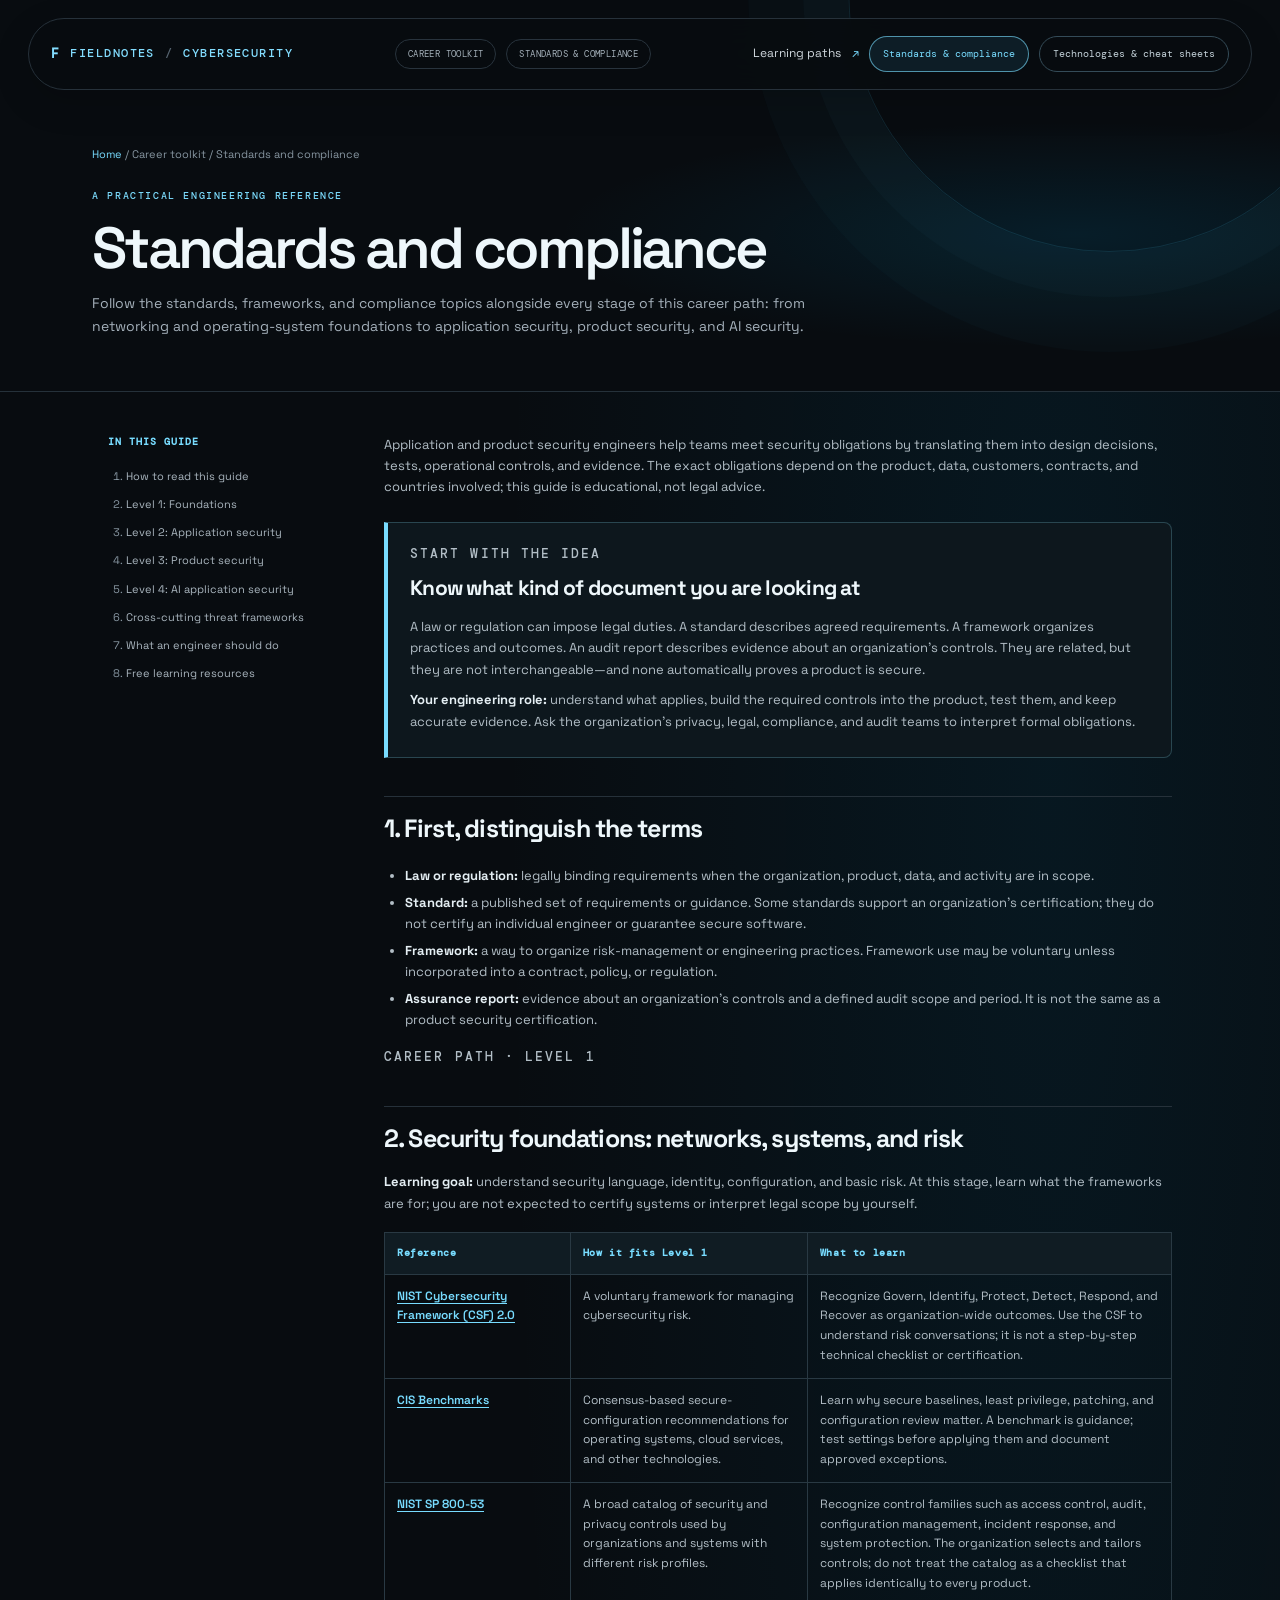
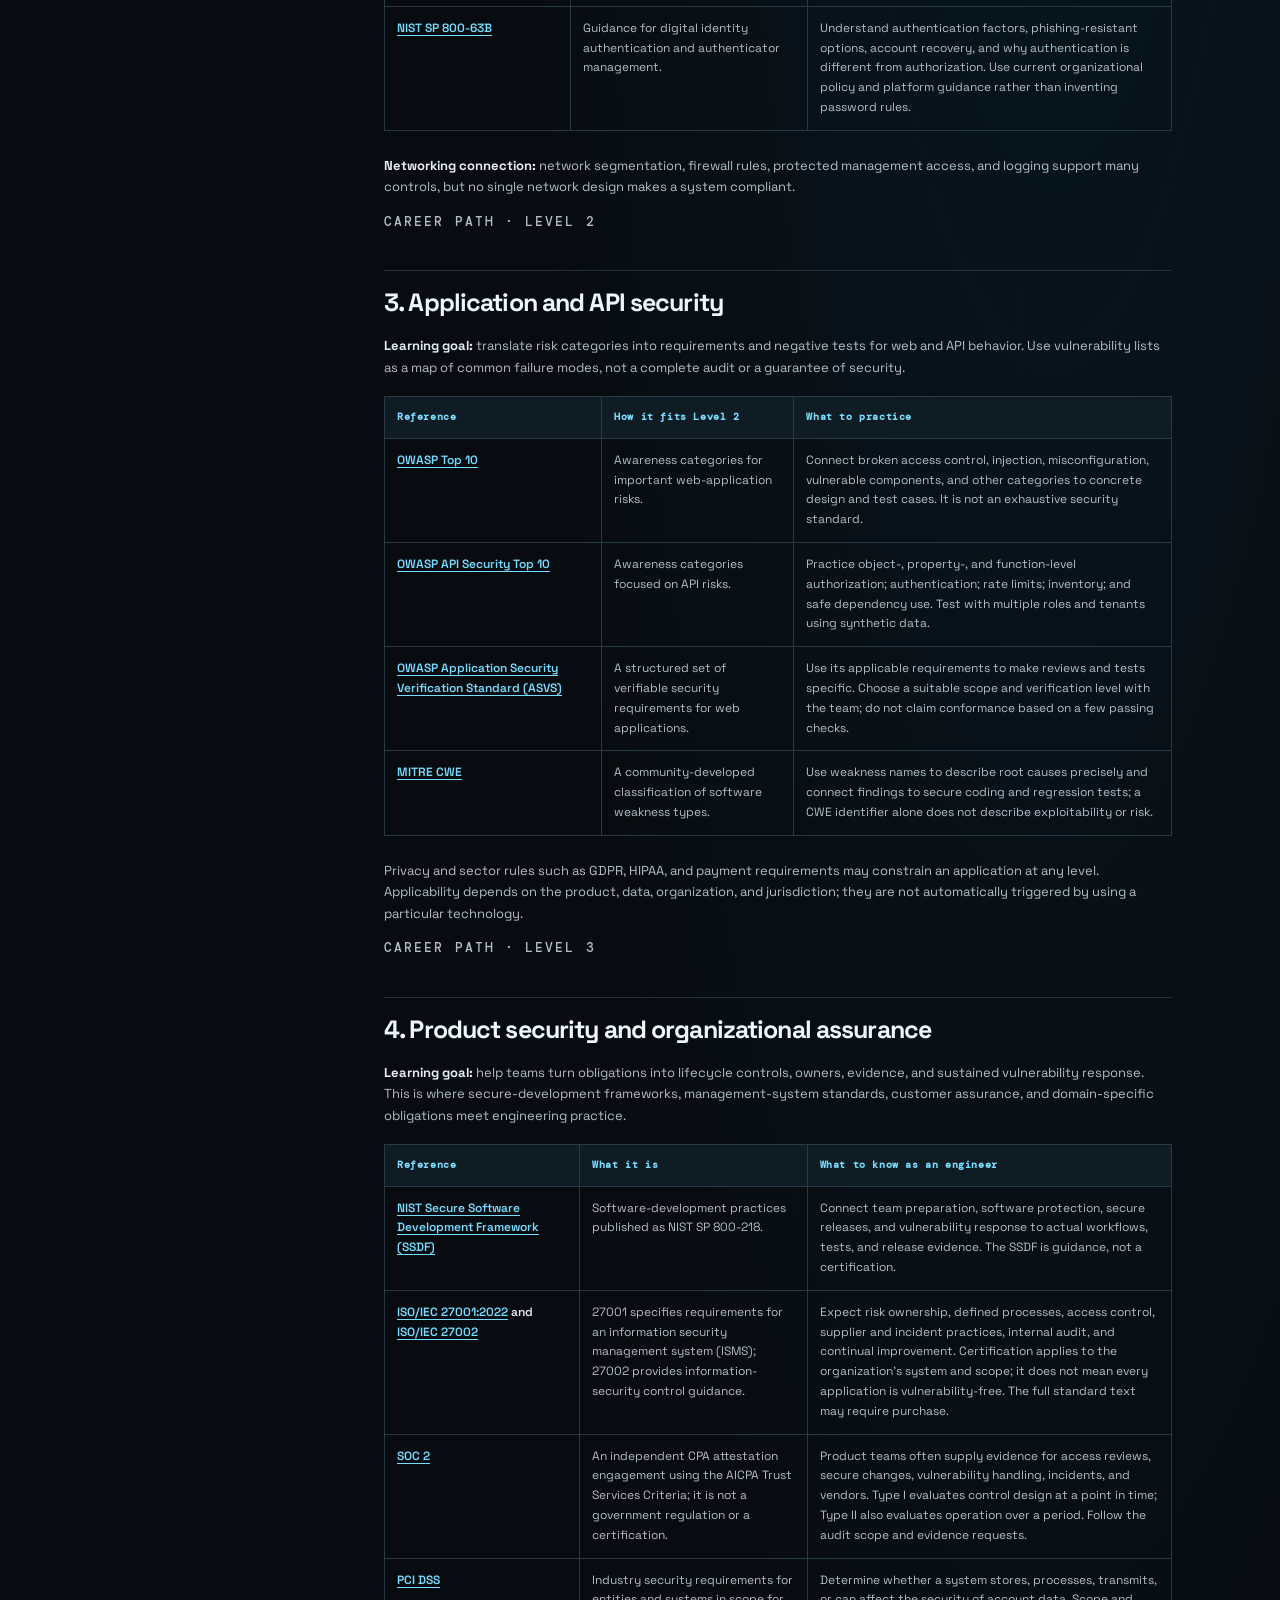
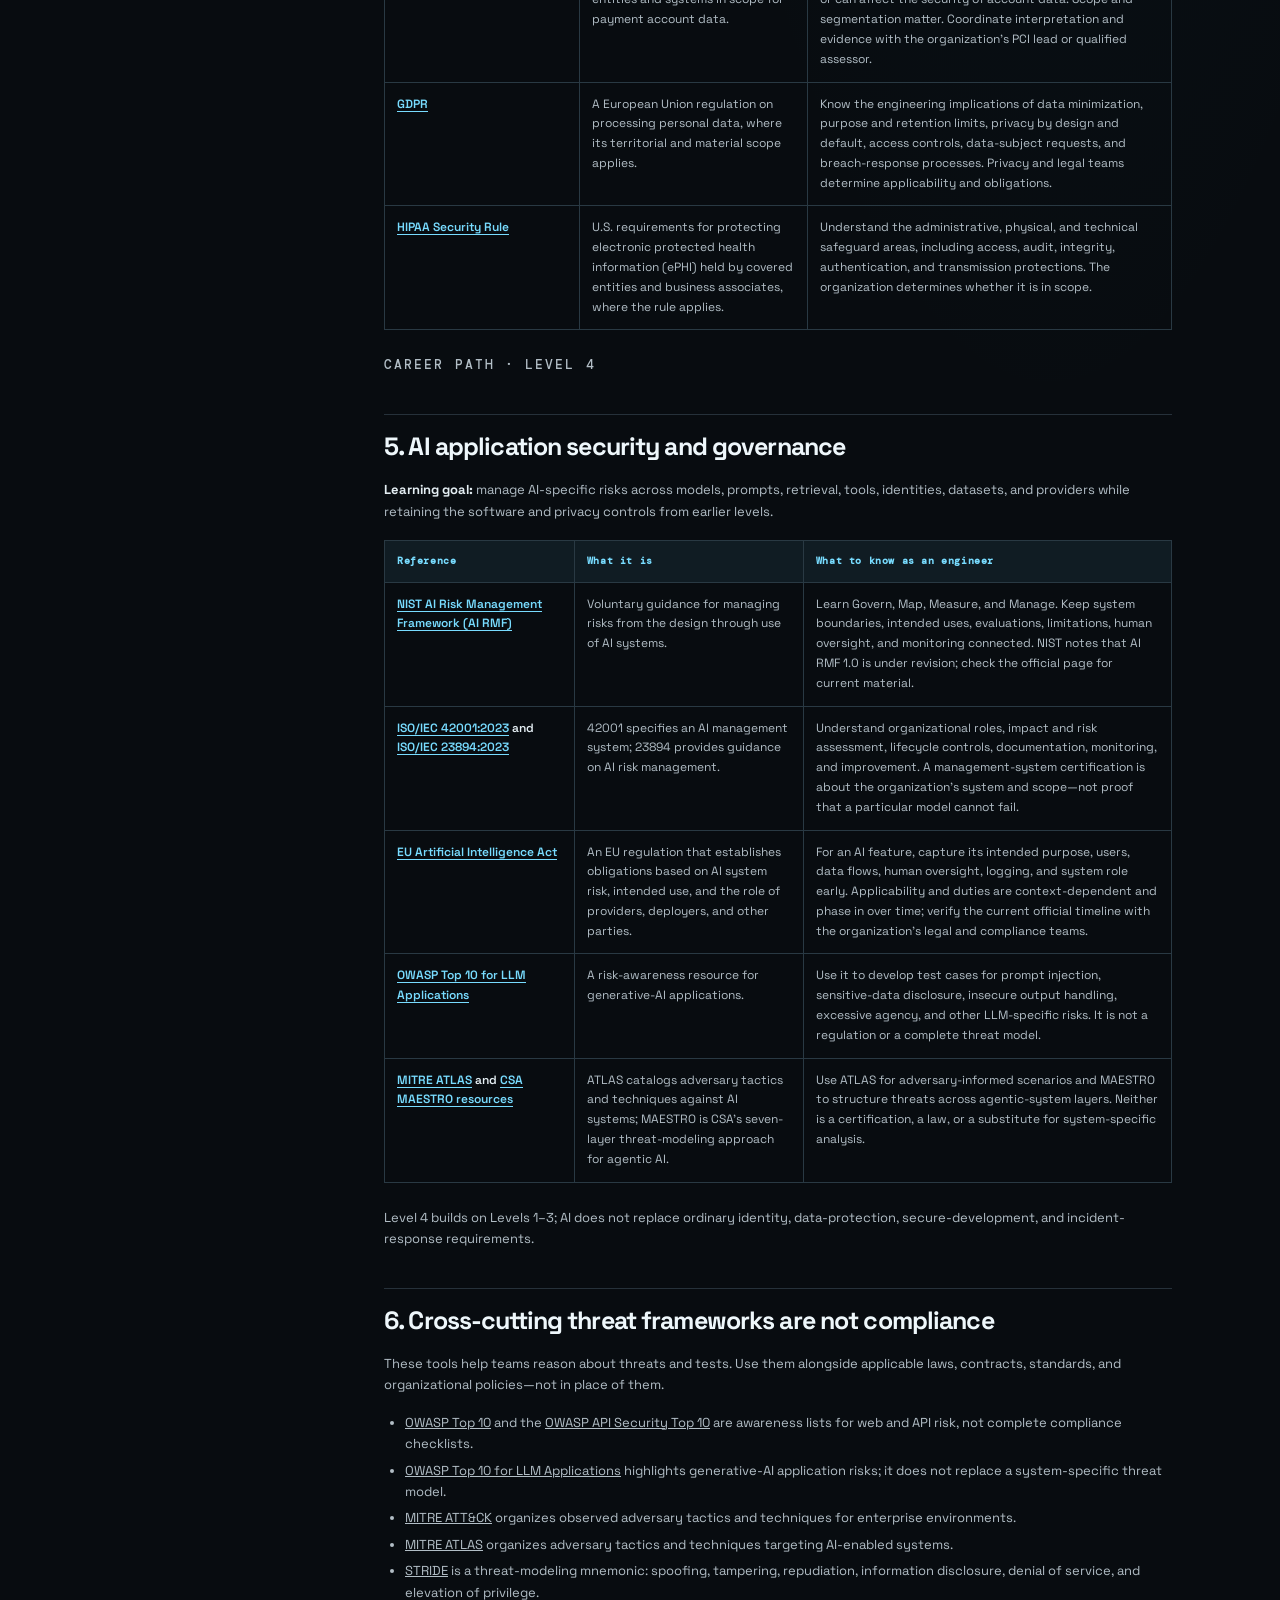
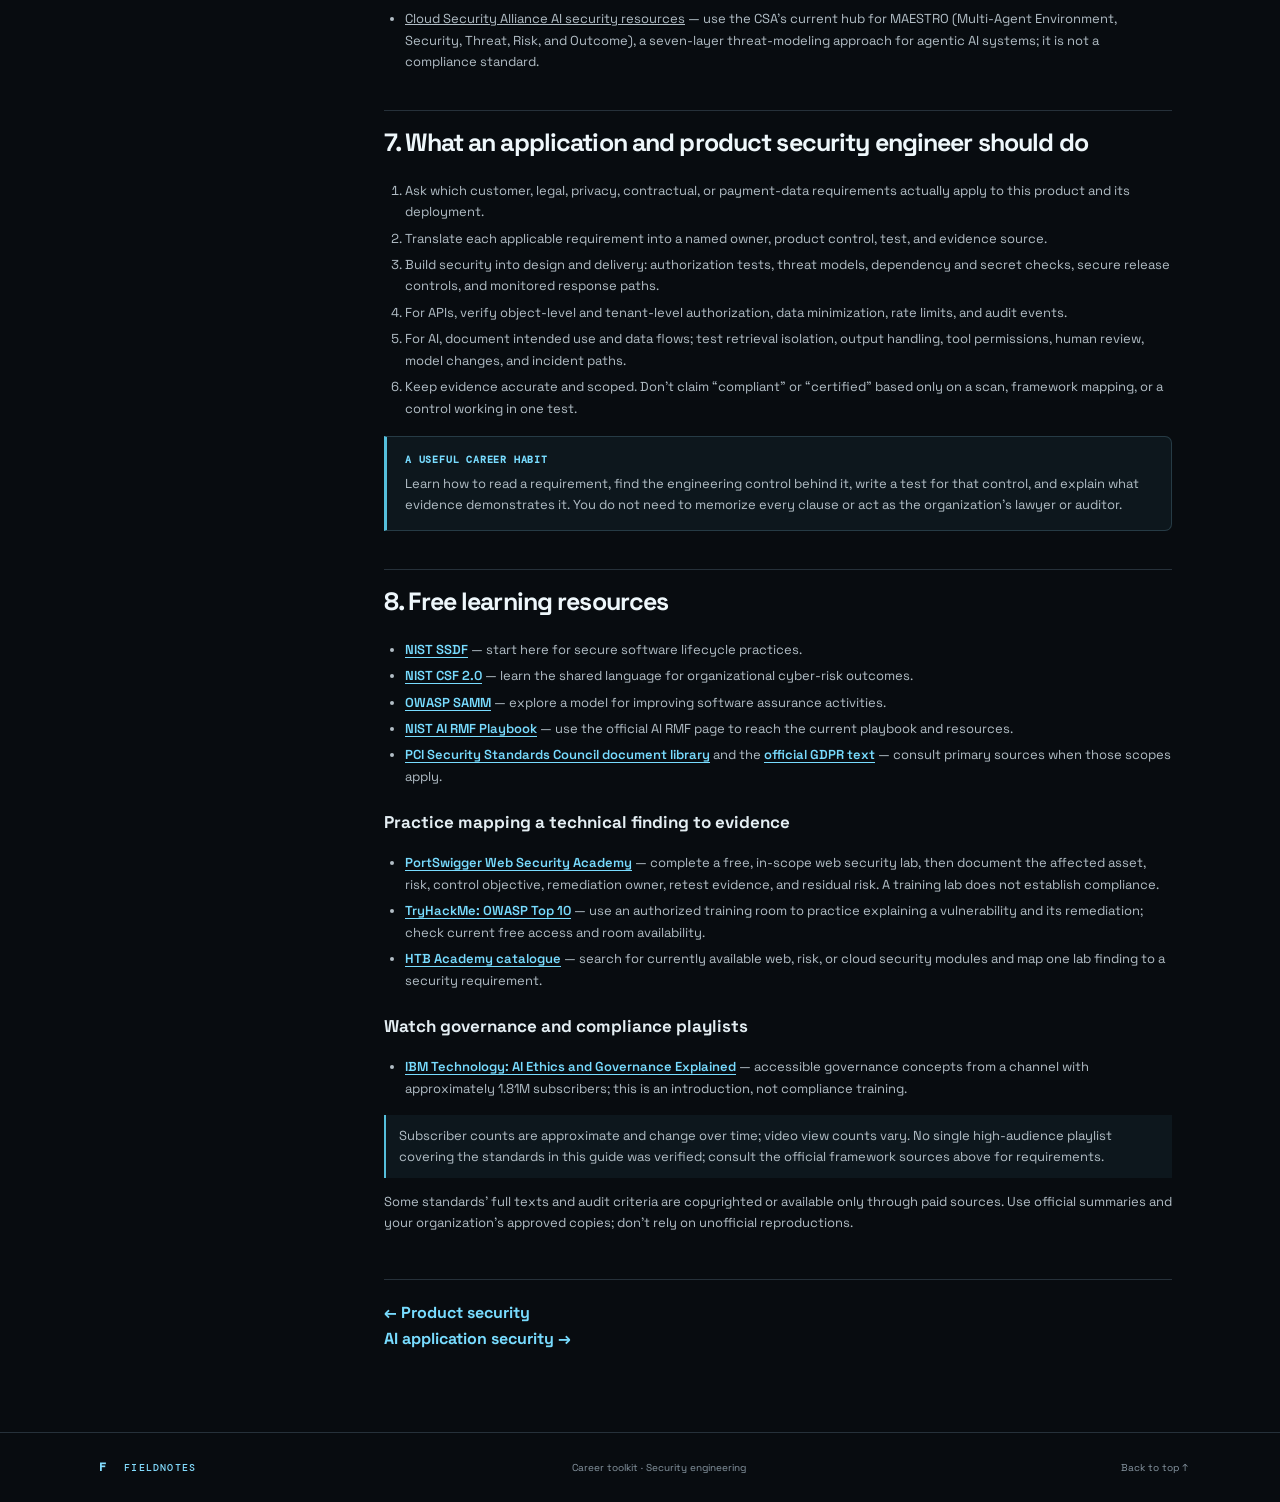
<file: compliance.html>
<!doctype html>
<html lang="en">
<head>
  <meta charset="utf-8">
  <meta name="viewport" content="width=device-width, initial-scale=1">
  <meta name="description" content="Follow the standards, frameworks, and compliance topics relevant to every stage of a cybersecurity career, from system foundations to AI product security.">
  <title>Standards and compliance — Cybersecurity Foundations</title>
  <link rel="stylesheet" href="styles-v2.css?v=20261004-10">
</head>
<body id="top">
  <header class="site-header">
    <a class="brand" href="index.html"><span class="brand-mark">F</span> FIELDNOTES <span class="brand-divider">/</span> <span class="brand-name">CYBERSECURITY</span></a>
    <div class="header-context"><span>CAREER TOOLKIT</span><span>STANDARDS &amp; COMPLIANCE</span></div>
    <nav class="header-nav" aria-label="Main navigation">
      <a class="header-link" href="index.html#curriculum">Learning paths <span aria-hidden="true">↗</span></a>
      <a class="standards-tab" href="compliance.html" aria-current="page" aria-label="Standards and compliance"><span class="standards-full-label">Standards &amp; compliance</span><span class="standards-short-label">Standards</span></a>
      <a class="technology-tab" href="technologies.html" aria-label="Technologies and cheat sheets"><span class="technology-full-label">Technologies &amp; cheat sheets</span><span class="technology-short-label">Cheat sheets</span></a>
    </nav>
  </header>
  <main>
    <section class="guide-hero">
      <div class="breadcrumbs"><a href="index.html">Home</a> / Career toolkit / Standards and compliance</div>
      <p class="eyebrow">A PRACTICAL ENGINEERING REFERENCE</p>
      <h1>Standards and compliance</h1>
      <p>Follow the standards, frameworks, and compliance topics alongside every stage of this career path: from networking and operating-system foundations to application security, product security, and AI security.</p>
    </section>
    <div class="guide-layout">
      <nav class="guide-toc" aria-label="On this page">
        <h2>IN THIS GUIDE</h2>
        <ol>
          <li><a href="#terms">How to read this guide</a></li>
          <li><a href="#level-1">Level 1: Foundations</a></li>
          <li><a href="#level-2">Level 2: Application security</a></li>
          <li><a href="#level-3">Level 3: Product security</a></li>
          <li><a href="#level-4">Level 4: AI application security</a></li>
          <li><a href="#threat-frameworks">Cross-cutting threat frameworks</a></li>
          <li><a href="#engineer">What an engineer should do</a></li>
          <li><a href="#resources">Free learning resources</a></li>
        </ol>
      </nav>
      <article class="guide-content">
        <p>Application and product security engineers help teams meet security obligations by translating them into design decisions, tests, operational controls, and evidence. The exact obligations depend on the product, data, customers, contracts, and countries involved; this guide is educational, not legal advice.</p>
        <aside class="beginner-guide" aria-labelledby="compliance-simple">
          <p class="eyebrow">START WITH THE IDEA</p>
          <h2 id="compliance-simple">Know what kind of document you are looking at</h2>
          <p>A law or regulation can impose legal duties. A standard describes agreed requirements. A framework organizes practices and outcomes. An audit report describes evidence about an organization's controls. They are related, but they are not interchangeable—and none automatically proves a product is secure.</p>
          <p><strong>Your engineering role:</strong> understand what applies, build the required controls into the product, test them, and keep accurate evidence. Ask the organization's privacy, legal, compliance, and audit teams to interpret formal obligations.</p>
        </aside>

        <section id="terms">
          <h2>1. First, distinguish the terms</h2>
          <ul>
            <li><strong>Law or regulation:</strong> legally binding requirements when the organization, product, data, and activity are in scope.</li>
            <li><strong>Standard:</strong> a published set of requirements or guidance. Some standards support an organization's certification; they do not certify an individual engineer or guarantee secure software.</li>
            <li><strong>Framework:</strong> a way to organize risk-management or engineering practices. Framework use may be voluntary unless incorporated into a contract, policy, or regulation.</li>
            <li><strong>Assurance report:</strong> evidence about an organization's controls and a defined audit scope and period. It is not the same as a product security certification.</li>
          </ul>
        </section>

        <section id="level-1">
          <p class="eyebrow">CAREER PATH · LEVEL 1</p>
          <h2>2. Security foundations: networks, systems, and risk</h2>
          <p><strong>Learning goal:</strong> understand security language, identity, configuration, and basic risk. At this stage, learn what the frameworks are for; you are not expected to certify systems or interpret legal scope by yourself.</p>
          <div class="table-wrap">
            <table class="standards-table">
              <thead><tr><th>Reference</th><th>How it fits Level 1</th><th>What to learn</th></tr></thead>
              <tbody>
                <tr>
                  <th scope="row"><a href="https://www.nist.gov/cyberframework" target="_blank" rel="noopener noreferrer">NIST Cybersecurity Framework (CSF) 2.0</a></th>
                  <td>A voluntary framework for managing cybersecurity risk.</td>
                  <td>Recognize Govern, Identify, Protect, Detect, Respond, and Recover as organization-wide outcomes. Use the CSF to understand risk conversations; it is not a step-by-step technical checklist or certification.</td>
                </tr>
                <tr>
                  <th scope="row"><a href="https://www.cisecurity.org/cis-benchmarks" target="_blank" rel="noopener noreferrer">CIS Benchmarks</a></th>
                  <td>Consensus-based secure-configuration recommendations for operating systems, cloud services, and other technologies.</td>
                  <td>Learn why secure baselines, least privilege, patching, and configuration review matter. A benchmark is guidance; test settings before applying them and document approved exceptions.</td>
                </tr>
                <tr>
                  <th scope="row"><a href="https://csrc.nist.gov/pubs/sp/800/53/r5/upd1/final" target="_blank" rel="noopener noreferrer">NIST SP 800-53</a></th>
                  <td>A broad catalog of security and privacy controls used by organizations and systems with different risk profiles.</td>
                  <td>Recognize control families such as access control, audit, configuration management, incident response, and system protection. The organization selects and tailors controls; do not treat the catalog as a checklist that applies identically to every product.</td>
                </tr>
                <tr>
                  <th scope="row"><a href="https://pages.nist.gov/800-63-4/sp800-63b.html" target="_blank" rel="noopener noreferrer">NIST SP 800-63B</a></th>
                  <td>Guidance for digital identity authentication and authenticator management.</td>
                  <td>Understand authentication factors, phishing-resistant options, account recovery, and why authentication is different from authorization. Use current organizational policy and platform guidance rather than inventing password rules.</td>
                </tr>
              </tbody>
            </table>
          </div>
          <p><strong>Networking connection:</strong> network segmentation, firewall rules, protected management access, and logging support many controls, but no single network design makes a system compliant.</p>
        </section>

        <section id="level-2">
          <p class="eyebrow">CAREER PATH · LEVEL 2</p>
          <h2>3. Application and API security</h2>
          <p><strong>Learning goal:</strong> translate risk categories into requirements and negative tests for web and API behavior. Use vulnerability lists as a map of common failure modes, not a complete audit or a guarantee of security.</p>
          <div class="table-wrap">
            <table class="standards-table">
              <thead><tr><th>Reference</th><th>How it fits Level 2</th><th>What to practice</th></tr></thead>
              <tbody>
                <tr>
                  <th scope="row"><a href="https://owasp.org/www-project-top-ten/" target="_blank" rel="noopener noreferrer">OWASP Top 10</a></th>
                  <td>Awareness categories for important web-application risks.</td>
                  <td>Connect broken access control, injection, misconfiguration, vulnerable components, and other categories to concrete design and test cases. It is not an exhaustive security standard.</td>
                </tr>
                <tr>
                  <th scope="row"><a href="https://owasp.org/www-project-api-security/" target="_blank" rel="noopener noreferrer">OWASP API Security Top 10</a></th>
                  <td>Awareness categories focused on API risks.</td>
                  <td>Practice object-, property-, and function-level authorization; authentication; rate limits; inventory; and safe dependency use. Test with multiple roles and tenants using synthetic data.</td>
                </tr>
                <tr>
                  <th scope="row"><a href="https://owasp.org/www-project-application-security-verification-standard/" target="_blank" rel="noopener noreferrer">OWASP Application Security Verification Standard (ASVS)</a></th>
                  <td>A structured set of verifiable security requirements for web applications.</td>
                  <td>Use its applicable requirements to make reviews and tests specific. Choose a suitable scope and verification level with the team; do not claim conformance based on a few passing checks.</td>
                </tr>
                <tr>
                  <th scope="row"><a href="https://cwe.mitre.org/" target="_blank" rel="noopener noreferrer">MITRE CWE</a></th>
                  <td>A community-developed classification of software weakness types.</td>
                  <td>Use weakness names to describe root causes precisely and connect findings to secure coding and regression tests; a CWE identifier alone does not describe exploitability or risk.</td>
                </tr>
              </tbody>
            </table>
          </div>
          <p>Privacy and sector rules such as GDPR, HIPAA, and payment requirements may constrain an application at any level. Applicability depends on the product, data, organization, and jurisdiction; they are not automatically triggered by using a particular technology.</p>
        </section>

        <section id="level-3">
          <p class="eyebrow">CAREER PATH · LEVEL 3</p>
          <h2>4. Product security and organizational assurance</h2>
          <p><strong>Learning goal:</strong> help teams turn obligations into lifecycle controls, owners, evidence, and sustained vulnerability response. This is where secure-development frameworks, management-system standards, customer assurance, and domain-specific obligations meet engineering practice.</p>
          <div class="table-wrap">
            <table class="standards-table">
              <thead><tr><th>Reference</th><th>What it is</th><th>What to know as an engineer</th></tr></thead>
              <tbody>
                <tr>
                  <th scope="row"><a href="https://csrc.nist.gov/Projects/ssdf" target="_blank" rel="noopener noreferrer">NIST Secure Software Development Framework (SSDF)</a></th>
                  <td>Software-development practices published as NIST SP 800-218.</td>
                  <td>Connect team preparation, software protection, secure releases, and vulnerability response to actual workflows, tests, and release evidence. The SSDF is guidance, not a certification.</td>
                </tr>
                <tr>
                  <th scope="row"><a href="https://www.iso.org/standard/27001" target="_blank" rel="noopener noreferrer">ISO/IEC 27001:2022</a> and <a href="https://www.iso.org/standard/75652.html" target="_blank" rel="noopener noreferrer">ISO/IEC 27002</a></th>
                  <td>27001 specifies requirements for an information security management system (ISMS); 27002 provides information-security control guidance.</td>
                  <td>Expect risk ownership, defined processes, access control, supplier and incident practices, internal audit, and continual improvement. Certification applies to the organization's system and scope; it does not mean every application is vulnerability-free. The full standard text may require purchase.</td>
                </tr>
                <tr>
                  <th scope="row"><a href="https://www.aicpa-cima.com/resources/landing/system-and-organization-controls-soc-suite-of-services" target="_blank" rel="noopener noreferrer">SOC 2</a></th>
                  <td>An independent CPA attestation engagement using the AICPA Trust Services Criteria; it is not a government regulation or a certification.</td>
                  <td>Product teams often supply evidence for access reviews, secure changes, vulnerability handling, incidents, and vendors. Type I evaluates control design at a point in time; Type II also evaluates operation over a period. Follow the audit scope and evidence requests.</td>
                </tr>
                <tr>
                  <th scope="row"><a href="https://www.pcisecuritystandards.org/document_library/" target="_blank" rel="noopener noreferrer">PCI DSS</a></th>
                  <td>Industry security requirements for entities and systems in scope for payment account data.</td>
                  <td>Determine whether a system stores, processes, transmits, or can affect the security of account data. Scope and segmentation matter. Coordinate interpretation and evidence with the organization's PCI lead or qualified assessor.</td>
                </tr>
                <tr>
                  <th scope="row"><a href="https://eur-lex.europa.eu/eli/reg/2016/679/oj" target="_blank" rel="noopener noreferrer">GDPR</a></th>
                  <td>A European Union regulation on processing personal data, where its territorial and material scope applies.</td>
                  <td>Know the engineering implications of data minimization, purpose and retention limits, privacy by design and default, access controls, data-subject requests, and breach-response processes. Privacy and legal teams determine applicability and obligations.</td>
                </tr>
                <tr>
                  <th scope="row"><a href="https://www.hhs.gov/hipaa/for-professionals/security/index.html" target="_blank" rel="noopener noreferrer">HIPAA Security Rule</a></th>
                  <td>U.S. requirements for protecting electronic protected health information (ePHI) held by covered entities and business associates, where the rule applies.</td>
                  <td>Understand the administrative, physical, and technical safeguard areas, including access, audit, integrity, authentication, and transmission protections. The organization determines whether it is in scope.</td>
                </tr>
              </tbody>
            </table>
          </div>
        </section>

        <section id="level-4">
          <p class="eyebrow">CAREER PATH · LEVEL 4</p>
          <h2>5. AI application security and governance</h2>
          <p><strong>Learning goal:</strong> manage AI-specific risks across models, prompts, retrieval, tools, identities, datasets, and providers while retaining the software and privacy controls from earlier levels.</p>
          <div class="table-wrap">
            <table class="standards-table">
              <thead><tr><th>Reference</th><th>What it is</th><th>What to know as an engineer</th></tr></thead>
              <tbody>
                <tr>
                  <th scope="row"><a href="https://www.nist.gov/itl/ai-risk-management-framework" target="_blank" rel="noopener noreferrer">NIST AI Risk Management Framework (AI RMF)</a></th>
                  <td>Voluntary guidance for managing risks from the design through use of AI systems.</td>
                  <td>Learn Govern, Map, Measure, and Manage. Keep system boundaries, intended uses, evaluations, limitations, human oversight, and monitoring connected. NIST notes that AI RMF 1.0 is under revision; check the official page for current material.</td>
                </tr>
                <tr>
                  <th scope="row"><a href="https://www.iso.org/standard/42001" target="_blank" rel="noopener noreferrer">ISO/IEC 42001:2023</a> and <a href="https://www.iso.org/standard/77304.html" target="_blank" rel="noopener noreferrer">ISO/IEC 23894:2023</a></th>
                  <td>42001 specifies an AI management system; 23894 provides guidance on AI risk management.</td>
                  <td>Understand organizational roles, impact and risk assessment, lifecycle controls, documentation, monitoring, and improvement. A management-system certification is about the organization's system and scope—not proof that a particular model cannot fail.</td>
                </tr>
                <tr>
                  <th scope="row"><a href="https://eur-lex.europa.eu/eli/reg/2024/1689/oj" target="_blank" rel="noopener noreferrer">EU Artificial Intelligence Act</a></th>
                  <td>An EU regulation that establishes obligations based on AI system risk, intended use, and the role of providers, deployers, and other parties.</td>
                  <td>For an AI feature, capture its intended purpose, users, data flows, human oversight, logging, and system role early. Applicability and duties are context-dependent and phase in over time; verify the current official timeline with the organization's legal and compliance teams.</td>
                </tr>
                <tr>
                  <th scope="row"><a href="https://genai.owasp.org/llm-top-10/" target="_blank" rel="noopener noreferrer">OWASP Top 10 for LLM Applications</a></th>
                  <td>A risk-awareness resource for generative-AI applications.</td>
                  <td>Use it to develop test cases for prompt injection, sensitive-data disclosure, insecure output handling, excessive agency, and other LLM-specific risks. It is not a regulation or a complete threat model.</td>
                </tr>
                <tr>
                  <th scope="row"><a href="https://atlas.mitre.org/" target="_blank" rel="noopener noreferrer">MITRE ATLAS</a> and <a href="https://cloudsecurityalliance.org/csai-foundation" target="_blank" rel="noopener noreferrer">CSA MAESTRO resources</a></th>
                  <td>ATLAS catalogs adversary tactics and techniques against AI systems; MAESTRO is CSA's seven-layer threat-modeling approach for agentic AI.</td>
                  <td>Use ATLAS for adversary-informed scenarios and MAESTRO to structure threats across agentic-system layers. Neither is a certification, a law, or a substitute for system-specific analysis.</td>
                </tr>
              </tbody>
            </table>
          </div>
          <p>Level 4 builds on Levels 1–3; AI does not replace ordinary identity, data-protection, secure-development, and incident-response requirements.</p>
        </section>

        <section id="threat-frameworks">
          <h2>6. Cross-cutting threat frameworks are not compliance</h2>
          <p>These tools help teams reason about threats and tests. Use them alongside applicable laws, contracts, standards, and organizational policies—not in place of them.</p>
          <ul>
            <li><a href="https://owasp.org/www-project-top-ten/" target="_blank" rel="noopener noreferrer">OWASP Top 10</a> and the <a href="https://owasp.org/www-project-api-security/" target="_blank" rel="noopener noreferrer">OWASP API Security Top 10</a> are awareness lists for web and API risk, not complete compliance checklists.</li>
            <li><a href="https://genai.owasp.org/llm-top-10/" target="_blank" rel="noopener noreferrer">OWASP Top 10 for LLM Applications</a> highlights generative-AI application risks; it does not replace a system-specific threat model.</li>
            <li><a href="https://attack.mitre.org/" target="_blank" rel="noopener noreferrer">MITRE ATT&amp;CK</a> organizes observed adversary tactics and techniques for enterprise environments.</li>
            <li><a href="https://atlas.mitre.org/" target="_blank" rel="noopener noreferrer">MITRE ATLAS</a> organizes adversary tactics and techniques targeting AI-enabled systems.</li>
            <li><a href="https://learn.microsoft.com/en-us/azure/security/develop/threat-modeling-tool-threats" target="_blank" rel="noopener noreferrer">STRIDE</a> is a threat-modeling mnemonic: spoofing, tampering, repudiation, information disclosure, denial of service, and elevation of privilege.</li>
            <li><a href="https://cloudsecurityalliance.org/csai-foundation" target="_blank" rel="noopener noreferrer">Cloud Security Alliance AI security resources</a> — use the CSA's current hub for MAESTRO (Multi-Agent Environment, Security, Threat, Risk, and Outcome), a seven-layer threat-modeling approach for agentic AI systems; it is not a compliance standard.</li>
          </ul>
        </section>

        <section id="engineer">
          <h2>7. What an application and product security engineer should do</h2>
          <ol>
            <li>Ask which customer, legal, privacy, contractual, or payment-data requirements actually apply to this product and its deployment.</li>
            <li>Translate each applicable requirement into a named owner, product control, test, and evidence source.</li>
            <li>Build security into design and delivery: authorization tests, threat models, dependency and secret checks, secure release controls, and monitored response paths.</li>
            <li>For APIs, verify object-level and tenant-level authorization, data minimization, rate limits, and audit events.</li>
            <li>For AI, document intended use and data flows; test retrieval isolation, output handling, tool permissions, human review, model changes, and incident paths.</li>
            <li>Keep evidence accurate and scoped. Don't claim “compliant” or “certified” based only on a scan, framework mapping, or a control working in one test.</li>
          </ol>
          <div class="callout"><strong>A USEFUL CAREER HABIT</strong><p>Learn how to read a requirement, find the engineering control behind it, write a test for that control, and explain what evidence demonstrates it. You do not need to memorize every clause or act as the organization's lawyer or auditor.</p></div>
        </section>

        <section id="resources">
          <h2>8. Free learning resources</h2>
          <ul class="resource-list">
            <li><a href="https://csrc.nist.gov/Projects/ssdf" target="_blank" rel="noopener noreferrer">NIST SSDF</a> — start here for secure software lifecycle practices.</li>
            <li><a href="https://www.nist.gov/cyberframework" target="_blank" rel="noopener noreferrer">NIST CSF 2.0</a> — learn the shared language for organizational cyber-risk outcomes.</li>
            <li><a href="https://owaspsamm.org/" target="_blank" rel="noopener noreferrer">OWASP SAMM</a> — explore a model for improving software assurance activities.</li>
            <li><a href="https://www.nist.gov/itl/ai-risk-management-framework" target="_blank" rel="noopener noreferrer">NIST AI RMF Playbook</a> — use the official AI RMF page to reach the current playbook and resources.</li>
            <li><a href="https://www.pcisecuritystandards.org/document_library/" target="_blank" rel="noopener noreferrer">PCI Security Standards Council document library</a> and the <a href="https://eur-lex.europa.eu/eli/reg/2016/679/oj" target="_blank" rel="noopener noreferrer">official GDPR text</a> — consult primary sources when those scopes apply.</li>
          </ul>
          <h3>Practice mapping a technical finding to evidence</h3>
          <ul class="resource-list">
            <li><a href="https://portswigger.net/web-security" target="_blank" rel="noopener noreferrer">PortSwigger Web Security Academy</a> — complete a free, in-scope web security lab, then document the affected asset, risk, control objective, remediation owner, retest evidence, and residual risk. A training lab does not establish compliance.</li>
            <li><a href="https://tryhackme.com/room/owasptop10" target="_blank" rel="noopener noreferrer">TryHackMe: OWASP Top 10</a> — use an authorized training room to practice explaining a vulnerability and its remediation; check current free access and room availability.</li>
            <li><a href="https://academy.hackthebox.com/catalogue" target="_blank" rel="noopener noreferrer">HTB Academy catalogue</a> — search for currently available web, risk, or cloud security modules and map one lab finding to a security requirement.</li>
          </ul>
          <h3>Watch governance and compliance playlists</h3>
          <ul class="resource-list">
            <li><a href="https://www.youtube.com/playlist?list=PLOspHqNVtKABEKVgWGrf6_x6OQYnYnCiM" target="_blank" rel="noopener noreferrer">IBM Technology: AI Ethics and Governance Explained</a> — accessible governance concepts from a channel with approximately 1.81M subscribers; this is an introduction, not compliance training.</li>
          </ul>
          <p class="resource-note">Subscriber counts are approximate and change over time; video view counts vary. No single high-audience playlist covering the standards in this guide was verified; consult the official framework sources above for requirements.</p>
          <p>Some standards' full texts and audit criteria are copyrighted or available only through paid sources. Use official summaries and your organization's approved copies; don't rely on unofficial reproductions.</p>
        </section>
        <div class="next-guide"><a href="product-security.html">← Product security</a><br><a href="ai-application-security.html">AI application security →</a></div>
      </article>
    </div>
  </main>
  <footer class="site-footer"><a class="brand" href="index.html"><span class="brand-mark">F</span> FIELDNOTES</a><span>Career toolkit · Security engineering</span><a href="#top">Back to top ↑</a></footer>
</body>
</html>
</file>
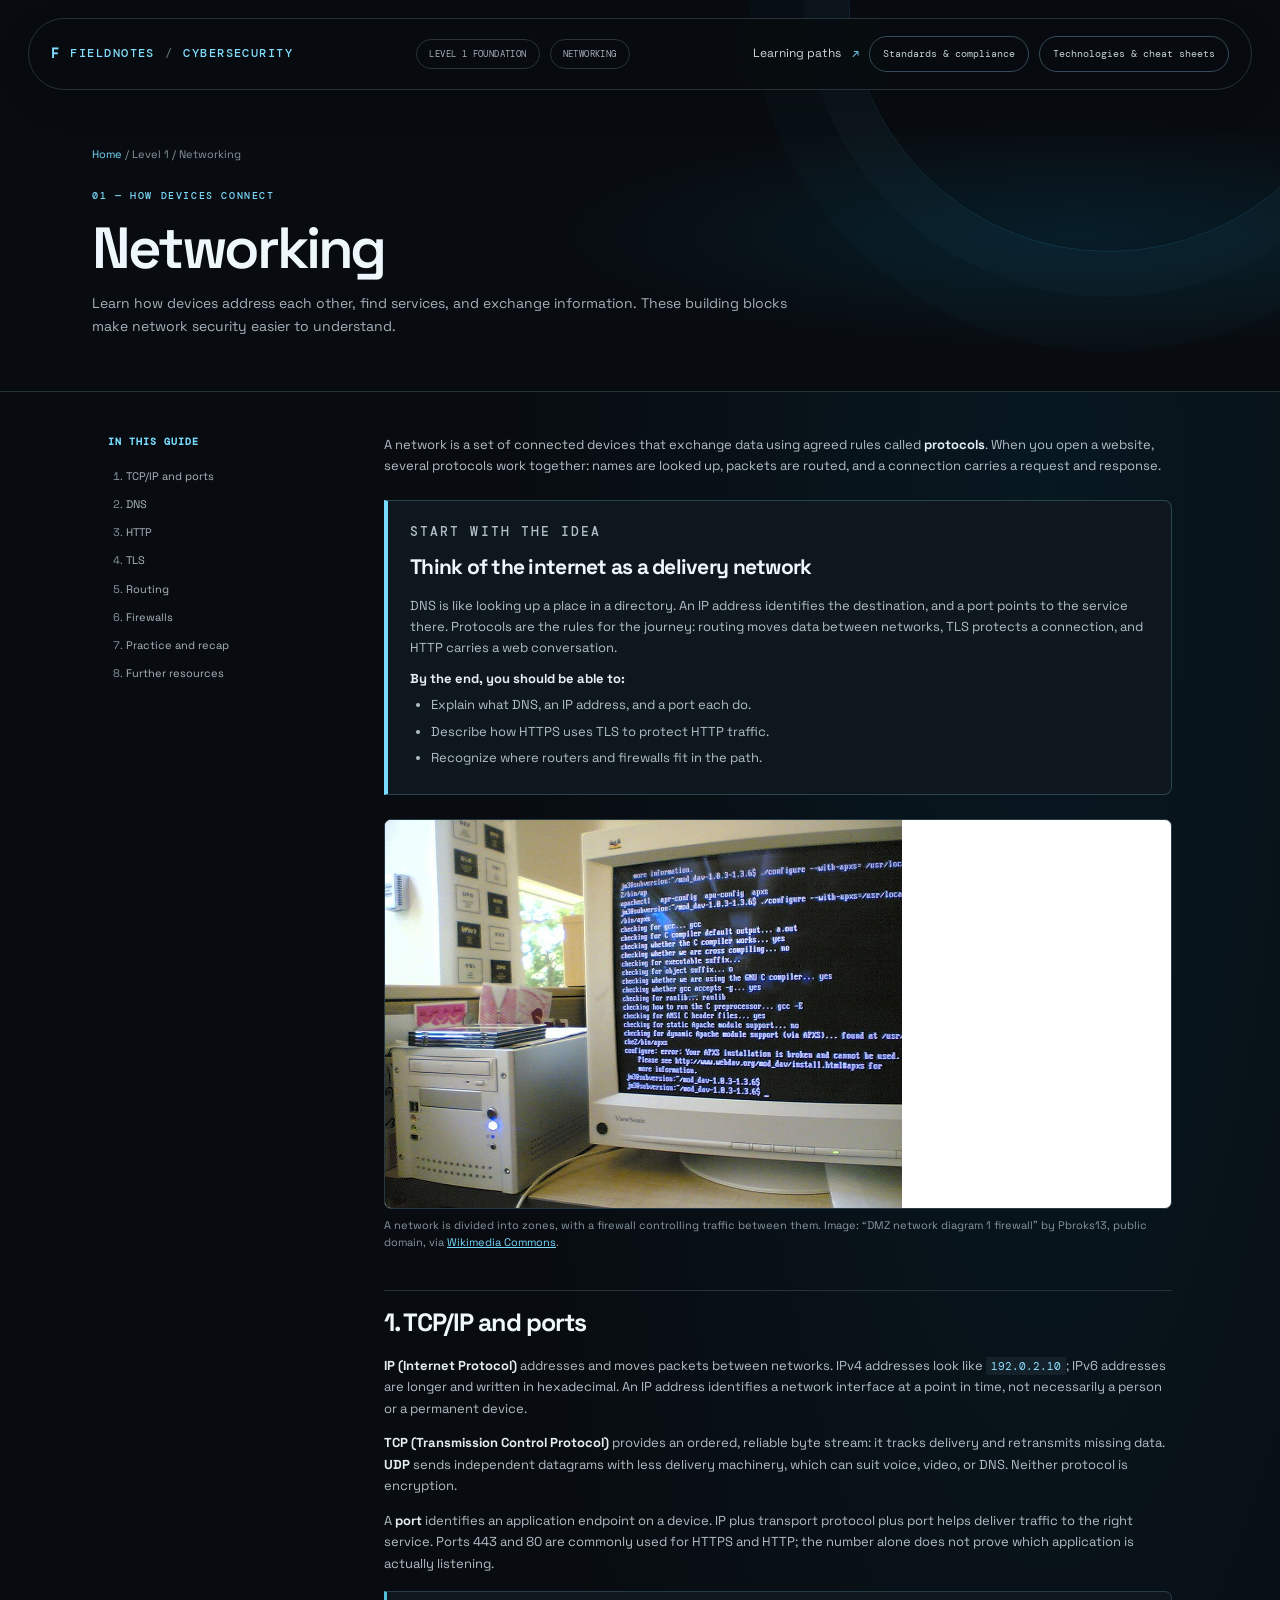
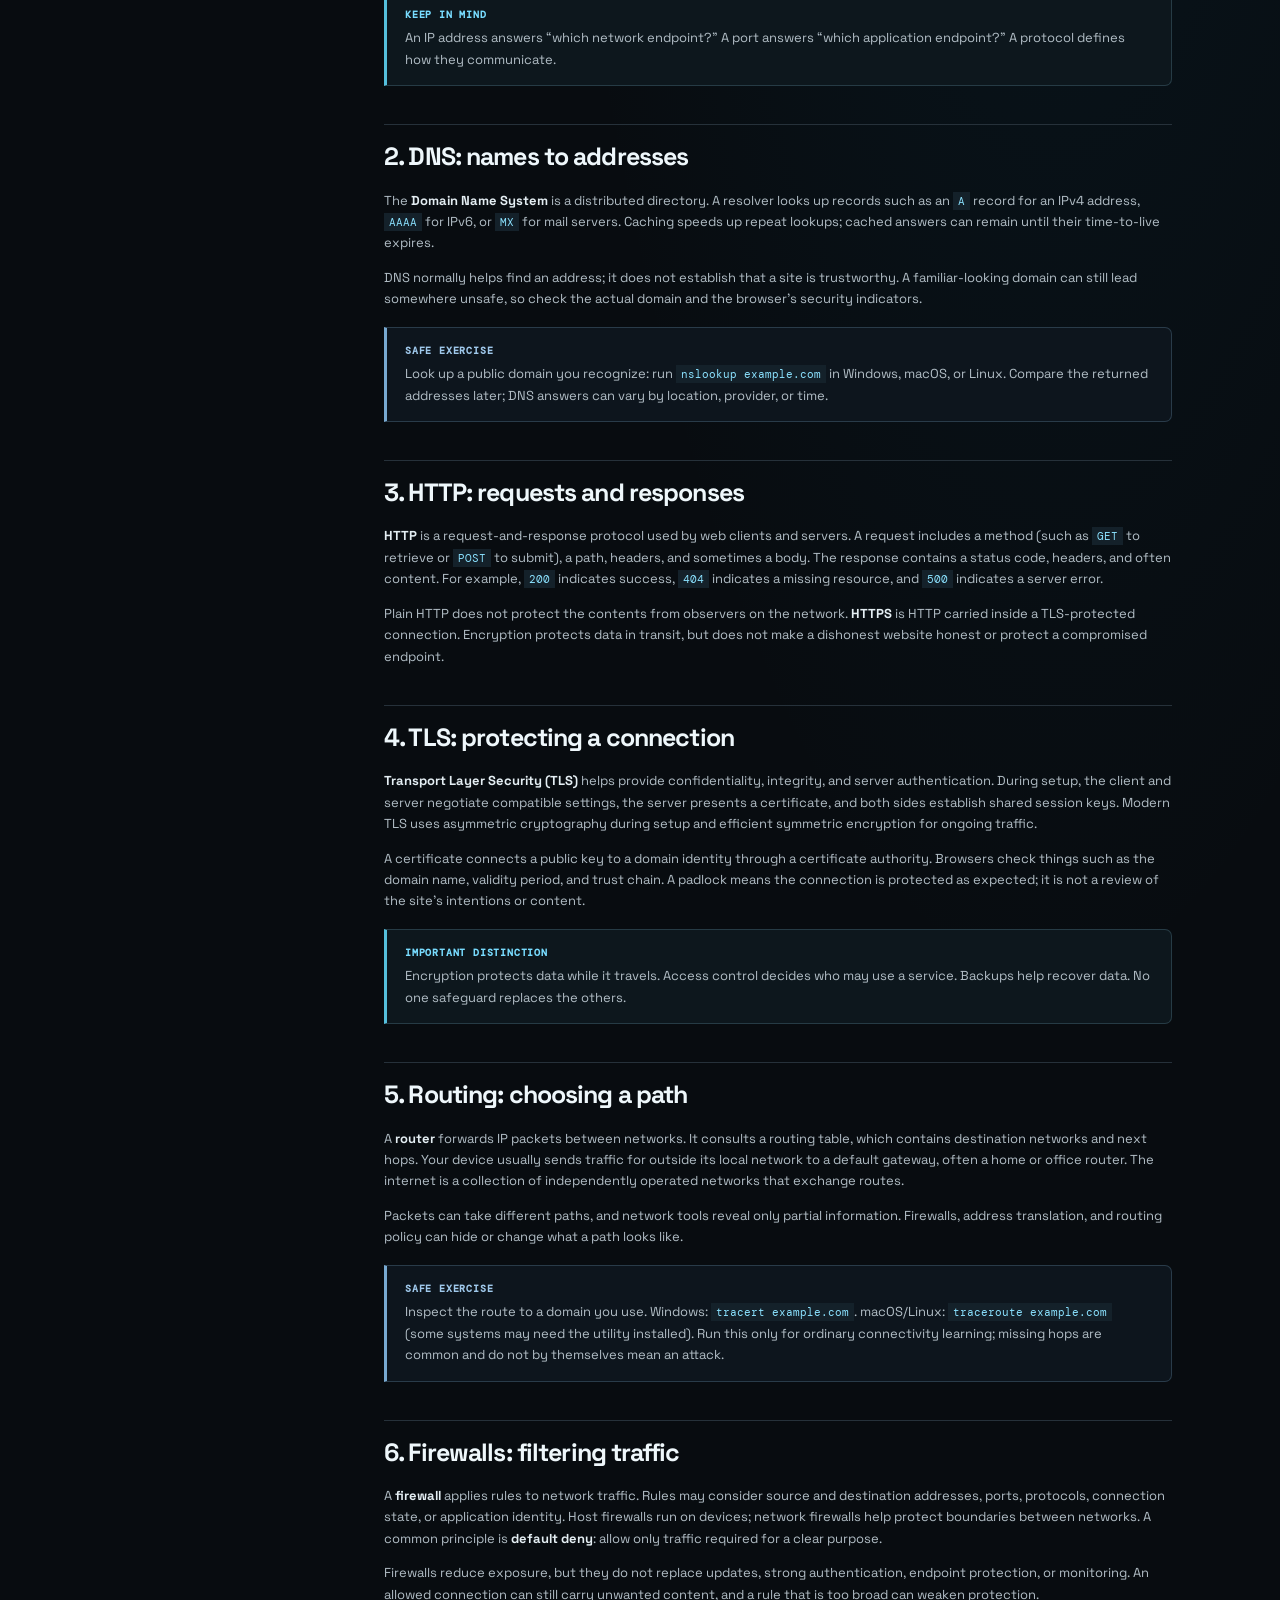
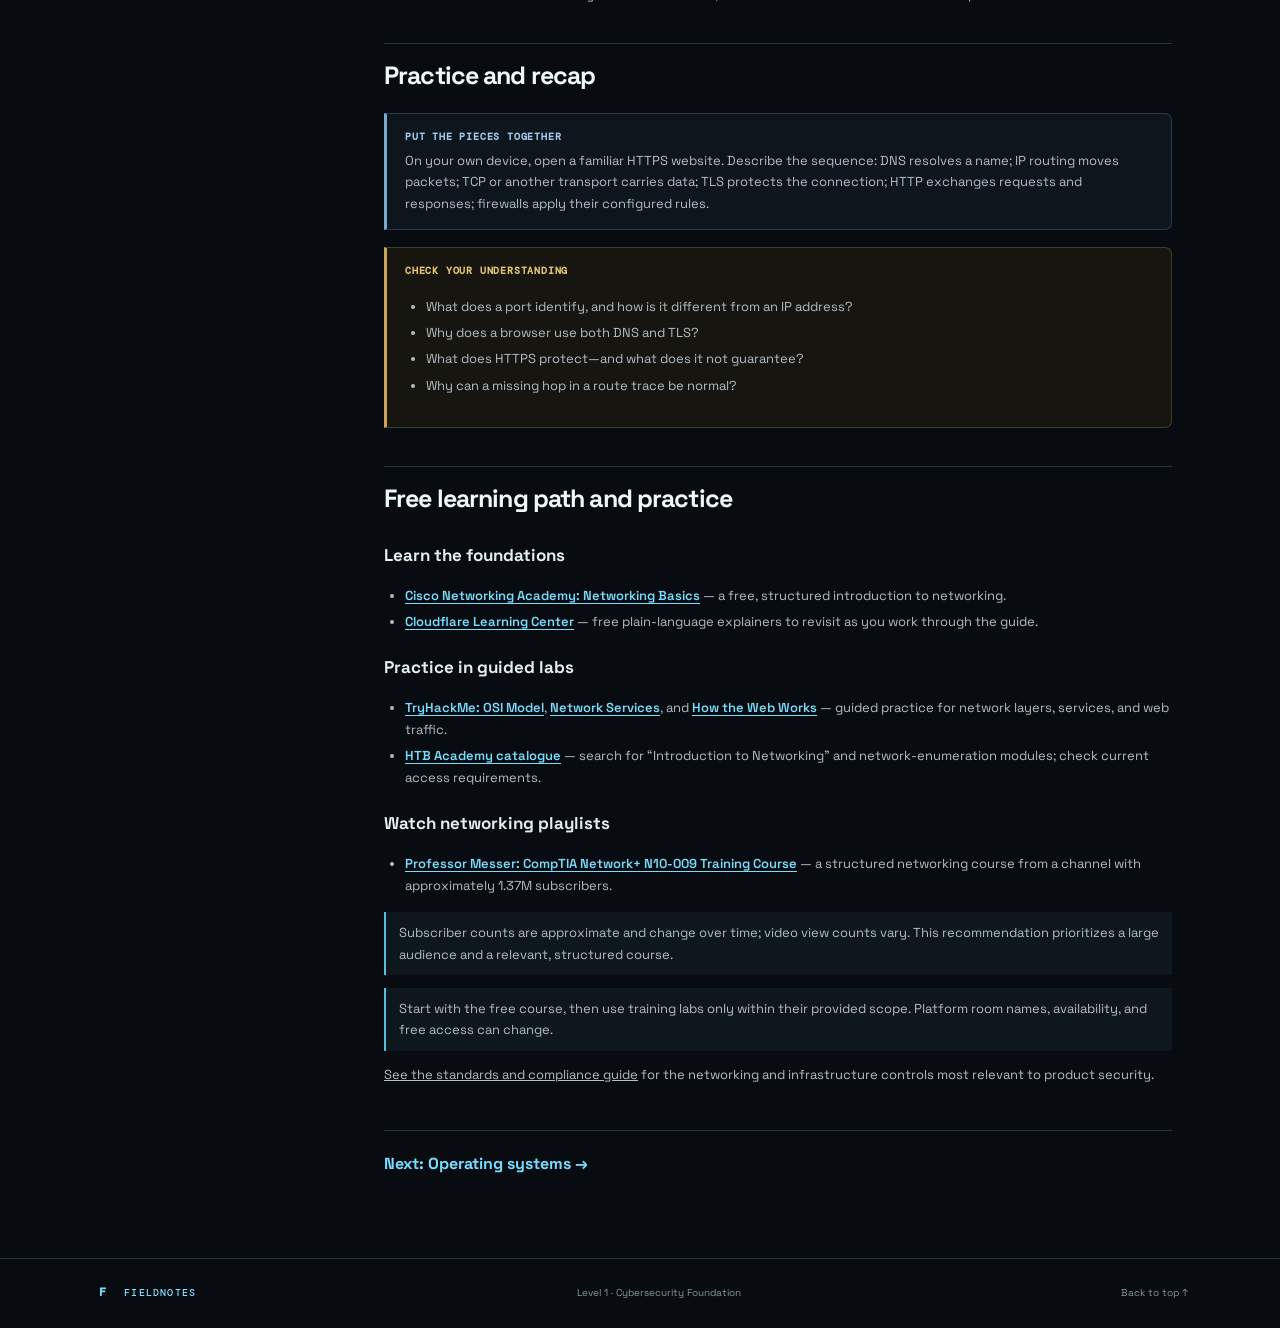
<file: networking.html>
<!doctype html>
<html lang="en">
<head>
  <meta charset="utf-8">
  <meta name="viewport" content="width=device-width, initial-scale=1">
  <meta name="description" content="Learn TCP/IP, DNS, HTTP, TLS, routing, and firewalls with safe beginner exercises.">
  <title>Networking — Cybersecurity Foundations</title>
  <link rel="stylesheet" href="styles-v2.css?v=20261004-10">
</head>
<body id="top">
  <header class="site-header">
    <a class="brand" href="index.html"><span class="brand-mark">F</span> FIELDNOTES <span class="brand-divider">/</span> <span class="brand-name">CYBERSECURITY</span></a>
    <div class="header-context"><span>LEVEL 1 FOUNDATION</span><span>NETWORKING</span></div>
    <nav class="header-nav" aria-label="Main navigation">
      <a class="header-link" href="index.html#curriculum">Learning paths <span aria-hidden="true">↗</span></a>
      <a class="standards-tab" href="compliance.html" aria-label="Standards and compliance"><span class="standards-full-label">Standards &amp; compliance</span><span class="standards-short-label">Standards</span></a>
      <a class="technology-tab" href="technologies.html" aria-label="Technologies and cheat sheets"><span class="technology-full-label">Technologies &amp; cheat sheets</span><span class="technology-short-label">Cheat sheets</span></a>
    </nav>
  </header>
  <main>
    <section class="guide-hero">
      <div class="breadcrumbs"><a href="index.html">Home</a> / Level 1 / Networking</div>
      <p class="eyebrow">01 — HOW DEVICES CONNECT</p>
      <h1>Networking</h1>
      <p>Learn how devices address each other, find services, and exchange information. These building blocks make network security easier to understand.</p>
    </section>
    <div class="guide-layout">
      <nav class="guide-toc" aria-label="On this page">
        <h2>IN THIS GUIDE</h2>
        <ol><li><a href="#tcpip">TCP/IP and ports</a></li><li><a href="#dns">DNS</a></li><li><a href="#http">HTTP</a></li><li><a href="#tls">TLS</a></li><li><a href="#routing">Routing</a></li><li><a href="#firewalls">Firewalls</a></li><li><a href="#practice">Practice and recap</a></li><li><a href="#resources">Further resources</a></li></ol>
      </nav>
      <article class="guide-content">
        <p>A network is a set of connected devices that exchange data using agreed rules called <strong>protocols</strong>. When you open a website, several protocols work together: names are looked up, packets are routed, and a connection carries a request and response.</p>
        <aside class="beginner-guide" aria-labelledby="networking-simple">
          <p class="eyebrow">START WITH THE IDEA</p>
          <h2 id="networking-simple">Think of the internet as a delivery network</h2>
          <p>DNS is like looking up a place in a directory. An IP address identifies the destination, and a port points to the service there. Protocols are the rules for the journey: routing moves data between networks, TLS protects a connection, and HTTP carries a web conversation.</p>
          <p><strong>By the end, you should be able to:</strong></p>
          <ul class="learning-goals"><li>Explain what DNS, an IP address, and a port each do.</li><li>Describe how HTTPS uses TLS to protect HTTP traffic.</li><li>Recognize where routers and firewalls fit in the path.</li></ul>
        </aside>
        <figure class="guide-illustration">
          <img src="assets/images/network-dmz.png" alt="Network diagram showing a firewall separating the internet from a web server and an internal network" loading="lazy" decoding="async">
          <figcaption>A network is divided into zones, with a firewall controlling traffic between them. Image: “DMZ network diagram 1 firewall” by Pbroks13, public domain, via <a href="https://commons.wikimedia.org/wiki/File:DMZ_network_diagram_1_firewall.svg" target="_blank" rel="noopener noreferrer">Wikimedia Commons</a>.</figcaption>
        </figure>
        <section id="tcpip">
          <h2>1. TCP/IP and ports</h2>
          <p><strong>IP (Internet Protocol)</strong> addresses and moves packets between networks. IPv4 addresses look like <code>192.0.2.10</code>; IPv6 addresses are longer and written in hexadecimal. An IP address identifies a network interface at a point in time, not necessarily a person or a permanent device.</p>
          <p><strong>TCP (Transmission Control Protocol)</strong> provides an ordered, reliable byte stream: it tracks delivery and retransmits missing data. <strong>UDP</strong> sends independent datagrams with less delivery machinery, which can suit voice, video, or DNS. Neither protocol is encryption.</p>
          <p>A <strong>port</strong> identifies an application endpoint on a device. IP plus transport protocol plus port helps deliver traffic to the right service. Ports 443 and 80 are commonly used for HTTPS and HTTP; the number alone does not prove which application is actually listening.</p>
          <div class="callout"><strong>KEEP IN MIND</strong><p>An IP address answers “which network endpoint?” A port answers “which application endpoint?” A protocol defines how they communicate.</p></div>
        </section>
        <section id="dns">
          <h2>2. DNS: names to addresses</h2>
          <p>The <strong>Domain Name System</strong> is a distributed directory. A resolver looks up records such as an <code>A</code> record for an IPv4 address, <code>AAAA</code> for IPv6, or <code>MX</code> for mail servers. Caching speeds up repeat lookups; cached answers can remain until their time-to-live expires.</p>
          <p>DNS normally helps find an address; it does not establish that a site is trustworthy. A familiar-looking domain can still lead somewhere unsafe, so check the actual domain and the browser's security indicators.</p>
          <div class="lab"><strong>SAFE EXERCISE</strong><p>Look up a public domain you recognize: run <code>nslookup example.com</code> in Windows, macOS, or Linux. Compare the returned addresses later; DNS answers can vary by location, provider, or time.</p></div>
        </section>
        <section id="http">
          <h2>3. HTTP: requests and responses</h2>
          <p><strong>HTTP</strong> is a request-and-response protocol used by web clients and servers. A request includes a method (such as <code>GET</code> to retrieve or <code>POST</code> to submit), a path, headers, and sometimes a body. The response contains a status code, headers, and often content. For example, <code>200</code> indicates success, <code>404</code> indicates a missing resource, and <code>500</code> indicates a server error.</p>
          <p>Plain HTTP does not protect the contents from observers on the network. <strong>HTTPS</strong> is HTTP carried inside a TLS-protected connection. Encryption protects data in transit, but does not make a dishonest website honest or protect a compromised endpoint.</p>
        </section>
        <section id="tls">
          <h2>4. TLS: protecting a connection</h2>
          <p><strong>Transport Layer Security (TLS)</strong> helps provide confidentiality, integrity, and server authentication. During setup, the client and server negotiate compatible settings, the server presents a certificate, and both sides establish shared session keys. Modern TLS uses asymmetric cryptography during setup and efficient symmetric encryption for ongoing traffic.</p>
          <p>A certificate connects a public key to a domain identity through a certificate authority. Browsers check things such as the domain name, validity period, and trust chain. A padlock means the connection is protected as expected; it is not a review of the site's intentions or content.</p>
          <div class="callout"><strong>IMPORTANT DISTINCTION</strong><p>Encryption protects data while it travels. Access control decides who may use a service. Backups help recover data. No one safeguard replaces the others.</p></div>
        </section>
        <section id="routing">
          <h2>5. Routing: choosing a path</h2>
          <p>A <strong>router</strong> forwards IP packets between networks. It consults a routing table, which contains destination networks and next hops. Your device usually sends traffic for outside its local network to a default gateway, often a home or office router. The internet is a collection of independently operated networks that exchange routes.</p>
          <p>Packets can take different paths, and network tools reveal only partial information. Firewalls, address translation, and routing policy can hide or change what a path looks like.</p>
          <div class="lab"><strong>SAFE EXERCISE</strong><p>Inspect the route to a domain you use. Windows: <code>tracert example.com</code>. macOS/Linux: <code>traceroute example.com</code> (some systems may need the utility installed). Run this only for ordinary connectivity learning; missing hops are common and do not by themselves mean an attack.</p></div>
        </section>
        <section id="firewalls">
          <h2>6. Firewalls: filtering traffic</h2>
          <p>A <strong>firewall</strong> applies rules to network traffic. Rules may consider source and destination addresses, ports, protocols, connection state, or application identity. Host firewalls run on devices; network firewalls help protect boundaries between networks. A common principle is <strong>default deny</strong>: allow only traffic required for a clear purpose.</p>
          <p>Firewalls reduce exposure, but they do not replace updates, strong authentication, endpoint protection, or monitoring. An allowed connection can still carry unwanted content, and a rule that is too broad can weaken protection.</p>
        </section>
        <section id="practice">
          <h2>Practice and recap</h2>
          <div class="lab"><strong>PUT THE PIECES TOGETHER</strong><p>On your own device, open a familiar HTTPS website. Describe the sequence: DNS resolves a name; IP routing moves packets; TCP or another transport carries data; TLS protects the connection; HTTP exchanges requests and responses; firewalls apply their configured rules.</p></div>
          <div class="checkpoint"><strong>CHECK YOUR UNDERSTANDING</strong><ul><li>What does a port identify, and how is it different from an IP address?</li><li>Why does a browser use both DNS and TLS?</li><li>What does HTTPS protect—and what does it not guarantee?</li><li>Why can a missing hop in a route trace be normal?</li></ul></div>
        </section>
        <section id="resources">
          <h2>Free learning path and practice</h2>
          <h3>Learn the foundations</h3>
          <ul class="resource-list">
            <li><a href="https://www.netacad.com/courses/networking-basics" target="_blank" rel="noopener noreferrer">Cisco Networking Academy: Networking Basics</a> — a free, structured introduction to networking.</li>
            <li><a href="https://www.cloudflare.com/learning/" target="_blank" rel="noopener noreferrer">Cloudflare Learning Center</a> — free plain-language explainers to revisit as you work through the guide.</li>
          </ul>
          <h3>Practice in guided labs</h3>
          <ul class="resource-list">
            <li><a href="https://tryhackme.com/room/osimodel" target="_blank" rel="noopener noreferrer">TryHackMe: OSI Model</a>, <a href="https://tryhackme.com/room/networkservices" target="_blank" rel="noopener noreferrer">Network Services</a>, and <a href="https://tryhackme.com/room/howthewebworks" target="_blank" rel="noopener noreferrer">How the Web Works</a> — guided practice for network layers, services, and web traffic.</li>
            <li><a href="https://academy.hackthebox.com/catalogue" target="_blank" rel="noopener noreferrer">HTB Academy catalogue</a> — search for “Introduction to Networking” and network-enumeration modules; check current access requirements.</li>
          </ul>
          <h3>Watch networking playlists</h3>
          <ul class="resource-list">
            <li><a href="https://www.youtube.com/playlist?list=PLG49S3nxzAnl_tQe3kvnmeMid0mjF8Le8" target="_blank" rel="noopener noreferrer">Professor Messer: CompTIA Network+ N10-009 Training Course</a> — a structured networking course from a channel with approximately 1.37M subscribers.</li>
          </ul>
          <p class="resource-note">Subscriber counts are approximate and change over time; video view counts vary. This recommendation prioritizes a large audience and a relevant, structured course.</p>
          <p class="resource-note">Start with the free course, then use training labs only within their provided scope. Platform room names, availability, and free access can change.</p>
          <p><a href="compliance.html">See the standards and compliance guide</a> for the networking and infrastructure controls most relevant to product security.</p>
        </section>
        <div class="next-guide"><a href="operating-systems.html">Next: Operating systems →</a></div>
      </article>
    </div>
  </main>
  <footer class="site-footer"><a class="brand" href="index.html"><span class="brand-mark">F</span> FIELDNOTES</a><span>Level 1 · Cybersecurity Foundation</span><a href="#top">Back to top ↑</a></footer>
</body>
</html>
</file>
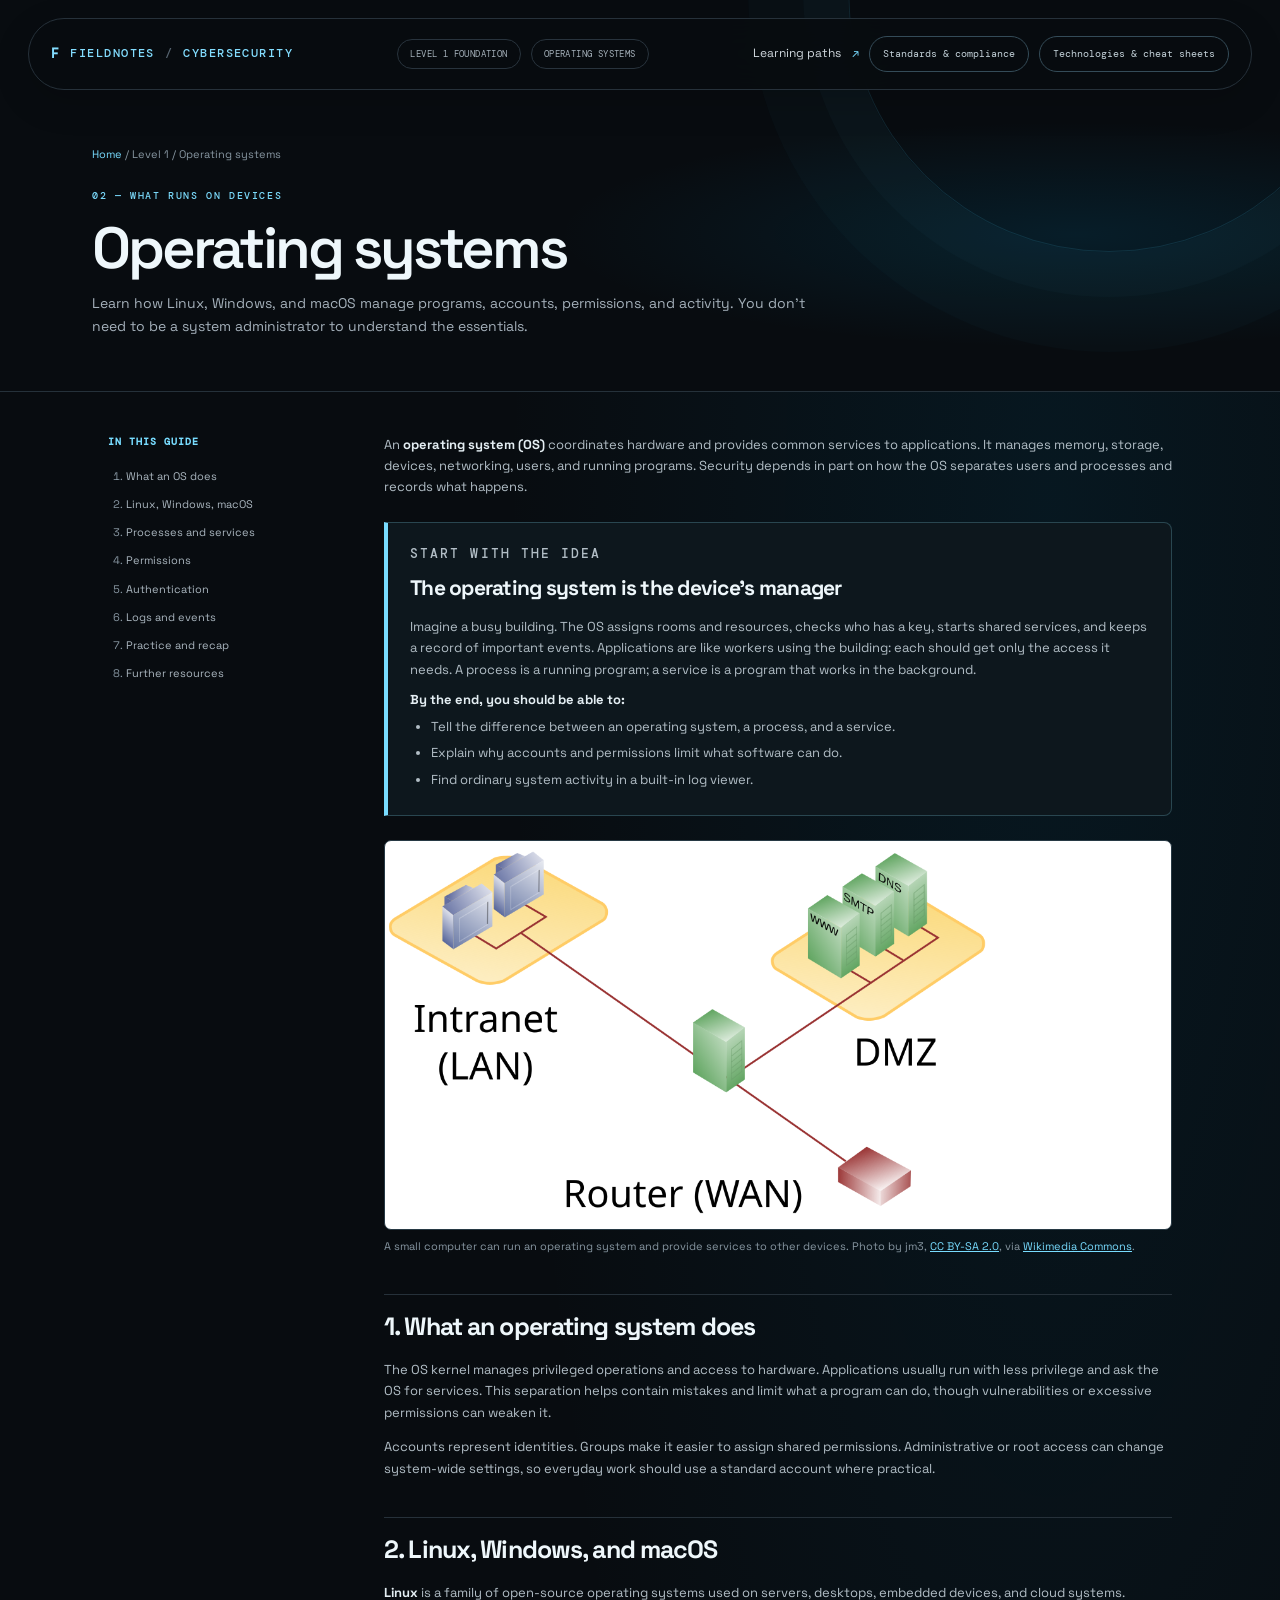
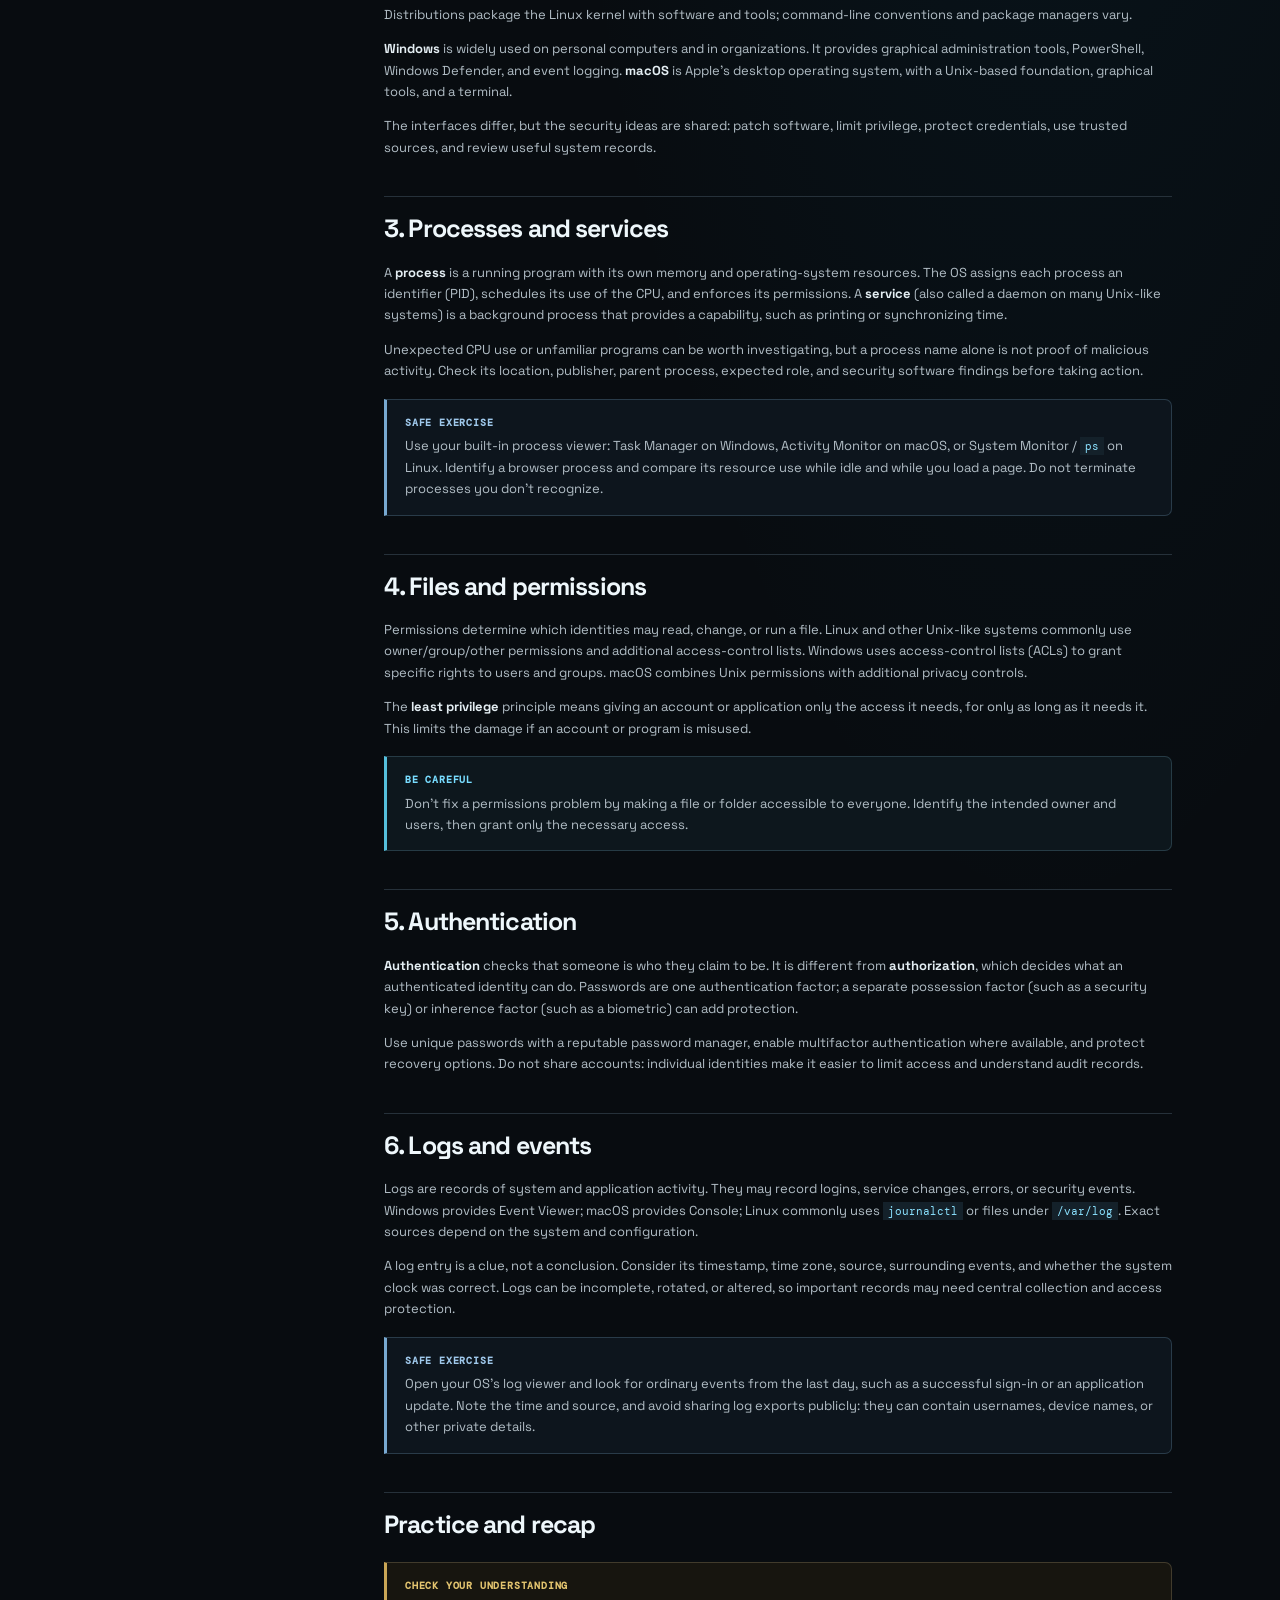
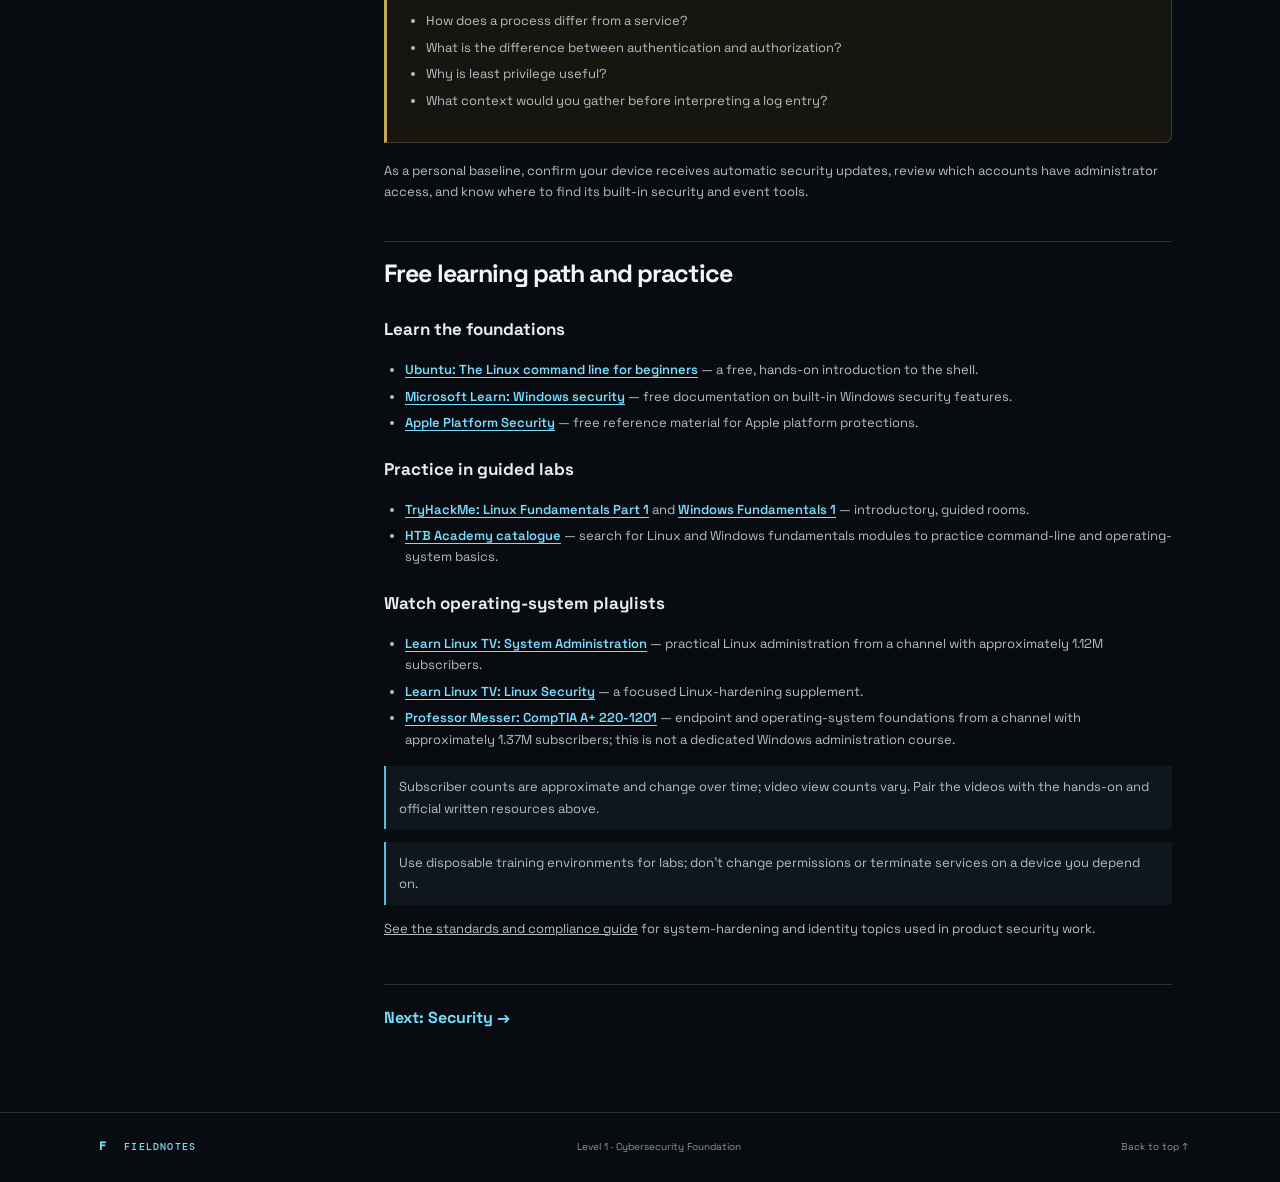
<file: operating-systems.html>
<!doctype html>
<html lang="en">
<head>
  <meta charset="utf-8">
  <meta name="viewport" content="width=device-width, initial-scale=1">
  <meta name="description" content="Understand Linux, Windows, macOS, processes, services, permissions, authentication, and logs.">
  <title>Operating systems — Cybersecurity Foundations</title>
  <link rel="stylesheet" href="styles-v2.css?v=20261004-10">
</head>
<body id="top">
  <header class="site-header">
    <a class="brand" href="index.html"><span class="brand-mark">F</span> FIELDNOTES <span class="brand-divider">/</span> <span class="brand-name">CYBERSECURITY</span></a>
    <div class="header-context"><span>LEVEL 1 FOUNDATION</span><span>OPERATING SYSTEMS</span></div>
    <nav class="header-nav" aria-label="Main navigation">
      <a class="header-link" href="index.html#curriculum">Learning paths <span aria-hidden="true">↗</span></a>
      <a class="standards-tab" href="compliance.html" aria-label="Standards and compliance"><span class="standards-full-label">Standards &amp; compliance</span><span class="standards-short-label">Standards</span></a>
      <a class="technology-tab" href="technologies.html" aria-label="Technologies and cheat sheets"><span class="technology-full-label">Technologies &amp; cheat sheets</span><span class="technology-short-label">Cheat sheets</span></a>
    </nav>
  </header>
  <main>
    <section class="guide-hero">
      <div class="breadcrumbs"><a href="index.html">Home</a> / Level 1 / Operating systems</div>
      <p class="eyebrow">02 — WHAT RUNS ON DEVICES</p>
      <h1>Operating systems</h1>
      <p>Learn how Linux, Windows, and macOS manage programs, accounts, permissions, and activity. You don't need to be a system administrator to understand the essentials.</p>
    </section>
    <div class="guide-layout">
      <nav class="guide-toc" aria-label="On this page">
        <h2>IN THIS GUIDE</h2>
        <ol><li><a href="#role">What an OS does</a></li><li><a href="#families">Linux, Windows, macOS</a></li><li><a href="#processes">Processes and services</a></li><li><a href="#permissions">Permissions</a></li><li><a href="#authentication">Authentication</a></li><li><a href="#logs">Logs and events</a></li><li><a href="#practice">Practice and recap</a></li><li><a href="#resources">Further resources</a></li></ol>
      </nav>
      <article class="guide-content">
        <p>An <strong>operating system (OS)</strong> coordinates hardware and provides common services to applications. It manages memory, storage, devices, networking, users, and running programs. Security depends in part on how the OS separates users and processes and records what happens.</p>
        <aside class="beginner-guide" aria-labelledby="operating-systems-simple">
          <p class="eyebrow">START WITH THE IDEA</p>
          <h2 id="operating-systems-simple">The operating system is the device's manager</h2>
          <p>Imagine a busy building. The OS assigns rooms and resources, checks who has a key, starts shared services, and keeps a record of important events. Applications are like workers using the building: each should get only the access it needs. A process is a running program; a service is a program that works in the background.</p>
          <p><strong>By the end, you should be able to:</strong></p>
          <ul class="learning-goals"><li>Tell the difference between an operating system, a process, and a service.</li><li>Explain why accounts and permissions limit what software can do.</li><li>Find ordinary system activity in a built-in log viewer.</li></ul>
        </aside>
        <figure class="guide-illustration">
          <img src="assets/images/linux-server.jpeg" alt="A compact computer used as a Linux server" loading="lazy" decoding="async">
          <figcaption>A small computer can run an operating system and provide services to other devices. Photo by jm3, <a href="https://creativecommons.org/licenses/by-sa/2.0/" target="_blank" rel="noopener noreferrer">CC BY-SA 2.0</a>, via <a href="https://commons.wikimedia.org/wiki/File:Custom_Miniature_Linux_Server_(2005).jpeg" target="_blank" rel="noopener noreferrer">Wikimedia Commons</a>.</figcaption>
        </figure>
        <section id="role">
          <h2>1. What an operating system does</h2>
          <p>The OS kernel manages privileged operations and access to hardware. Applications usually run with less privilege and ask the OS for services. This separation helps contain mistakes and limit what a program can do, though vulnerabilities or excessive permissions can weaken it.</p>
          <p>Accounts represent identities. Groups make it easier to assign shared permissions. Administrative or root access can change system-wide settings, so everyday work should use a standard account where practical.</p>
        </section>
        <section id="families">
          <h2>2. Linux, Windows, and macOS</h2>
          <p><strong>Linux</strong> is a family of open-source operating systems used on servers, desktops, embedded devices, and cloud systems. Distributions package the Linux kernel with software and tools; command-line conventions and package managers vary.</p>
          <p><strong>Windows</strong> is widely used on personal computers and in organizations. It provides graphical administration tools, PowerShell, Windows Defender, and event logging. <strong>macOS</strong> is Apple's desktop operating system, with a Unix-based foundation, graphical tools, and a terminal.</p>
          <p>The interfaces differ, but the security ideas are shared: patch software, limit privilege, protect credentials, use trusted sources, and review useful system records.</p>
        </section>
        <section id="processes">
          <h2>3. Processes and services</h2>
          <p>A <strong>process</strong> is a running program with its own memory and operating-system resources. The OS assigns each process an identifier (PID), schedules its use of the CPU, and enforces its permissions. A <strong>service</strong> (also called a daemon on many Unix-like systems) is a background process that provides a capability, such as printing or synchronizing time.</p>
          <p>Unexpected CPU use or unfamiliar programs can be worth investigating, but a process name alone is not proof of malicious activity. Check its location, publisher, parent process, expected role, and security software findings before taking action.</p>
          <div class="lab"><strong>SAFE EXERCISE</strong><p>Use your built-in process viewer: Task Manager on Windows, Activity Monitor on macOS, or System Monitor / <code>ps</code> on Linux. Identify a browser process and compare its resource use while idle and while you load a page. Do not terminate processes you don't recognize.</p></div>
        </section>
        <section id="permissions">
          <h2>4. Files and permissions</h2>
          <p>Permissions determine which identities may read, change, or run a file. Linux and other Unix-like systems commonly use owner/group/other permissions and additional access-control lists. Windows uses access-control lists (ACLs) to grant specific rights to users and groups. macOS combines Unix permissions with additional privacy controls.</p>
          <p>The <strong>least privilege</strong> principle means giving an account or application only the access it needs, for only as long as it needs it. This limits the damage if an account or program is misused.</p>
          <div class="callout"><strong>BE CAREFUL</strong><p>Don't fix a permissions problem by making a file or folder accessible to everyone. Identify the intended owner and users, then grant only the necessary access.</p></div>
        </section>
        <section id="authentication">
          <h2>5. Authentication</h2>
          <p><strong>Authentication</strong> checks that someone is who they claim to be. It is different from <strong>authorization</strong>, which decides what an authenticated identity can do. Passwords are one authentication factor; a separate possession factor (such as a security key) or inherence factor (such as a biometric) can add protection.</p>
          <p>Use unique passwords with a reputable password manager, enable multifactor authentication where available, and protect recovery options. Do not share accounts: individual identities make it easier to limit access and understand audit records.</p>
        </section>
        <section id="logs">
          <h2>6. Logs and events</h2>
          <p>Logs are records of system and application activity. They may record logins, service changes, errors, or security events. Windows provides Event Viewer; macOS provides Console; Linux commonly uses <code>journalctl</code> or files under <code>/var/log</code>. Exact sources depend on the system and configuration.</p>
          <p>A log entry is a clue, not a conclusion. Consider its timestamp, time zone, source, surrounding events, and whether the system clock was correct. Logs can be incomplete, rotated, or altered, so important records may need central collection and access protection.</p>
          <div class="lab"><strong>SAFE EXERCISE</strong><p>Open your OS's log viewer and look for ordinary events from the last day, such as a successful sign-in or an application update. Note the time and source, and avoid sharing log exports publicly: they can contain usernames, device names, or other private details.</p></div>
        </section>
        <section id="practice">
          <h2>Practice and recap</h2>
          <div class="checkpoint"><strong>CHECK YOUR UNDERSTANDING</strong><ul><li>How does a process differ from a service?</li><li>What is the difference between authentication and authorization?</li><li>Why is least privilege useful?</li><li>What context would you gather before interpreting a log entry?</li></ul></div>
          <p>As a personal baseline, confirm your device receives automatic security updates, review which accounts have administrator access, and know where to find its built-in security and event tools.</p>
        </section>
        <section id="resources">
          <h2>Free learning path and practice</h2>
          <h3>Learn the foundations</h3>
          <ul class="resource-list">
            <li><a href="https://ubuntu.com/tutorials/command-line-for-beginners" target="_blank" rel="noopener noreferrer">Ubuntu: The Linux command line for beginners</a> — a free, hands-on introduction to the shell.</li>
            <li><a href="https://learn.microsoft.com/en-us/windows/security/" target="_blank" rel="noopener noreferrer">Microsoft Learn: Windows security</a> — free documentation on built-in Windows security features.</li>
            <li><a href="https://support.apple.com/guide/security/welcome/web" target="_blank" rel="noopener noreferrer">Apple Platform Security</a> — free reference material for Apple platform protections.</li>
          </ul>
          <h3>Practice in guided labs</h3>
          <ul class="resource-list">
            <li><a href="https://tryhackme.com/room/linuxfundamentalspart1" target="_blank" rel="noopener noreferrer">TryHackMe: Linux Fundamentals Part 1</a> and <a href="https://tryhackme.com/room/windowsfundamentals1" target="_blank" rel="noopener noreferrer">Windows Fundamentals 1</a> — introductory, guided rooms.</li>
            <li><a href="https://academy.hackthebox.com/catalogue" target="_blank" rel="noopener noreferrer">HTB Academy catalogue</a> — search for Linux and Windows fundamentals modules to practice command-line and operating-system basics.</li>
          </ul>
          <h3>Watch operating-system playlists</h3>
          <ul class="resource-list">
            <li><a href="https://www.youtube.com/playlist?list=PLb6_5TlmcSxE" target="_blank" rel="noopener noreferrer">Learn Linux TV: System Administration</a> — practical Linux administration from a channel with approximately 1.12M subscribers.</li>
            <li><a href="https://www.youtube.com/playlist?list=PLT98CRl2KxKHVD7tCyn8heKS-RJdnlbHg" target="_blank" rel="noopener noreferrer">Learn Linux TV: Linux Security</a> — a focused Linux-hardening supplement.</li>
            <li><a href="https://www.youtube.com/playlist?list=PLG49S3nxzAnnes8ZGI-OBlKEukHCX46N8" target="_blank" rel="noopener noreferrer">Professor Messer: CompTIA A+ 220-1201</a> — endpoint and operating-system foundations from a channel with approximately 1.37M subscribers; this is not a dedicated Windows administration course.</li>
          </ul>
          <p class="resource-note">Subscriber counts are approximate and change over time; video view counts vary. Pair the videos with the hands-on and official written resources above.</p>
          <p class="resource-note">Use disposable training environments for labs; don't change permissions or terminate services on a device you depend on.</p>
          <p><a href="compliance.html">See the standards and compliance guide</a> for system-hardening and identity topics used in product security work.</p>
        </section>
        <div class="next-guide"><a href="security.html">Next: Security →</a></div>
      </article>
    </div>
  </main>
  <footer class="site-footer"><a class="brand" href="index.html"><span class="brand-mark">F</span> FIELDNOTES</a><span>Level 1 · Cybersecurity Foundation</span><a href="#top">Back to top ↑</a></footer>
</body>
</html>
</file>
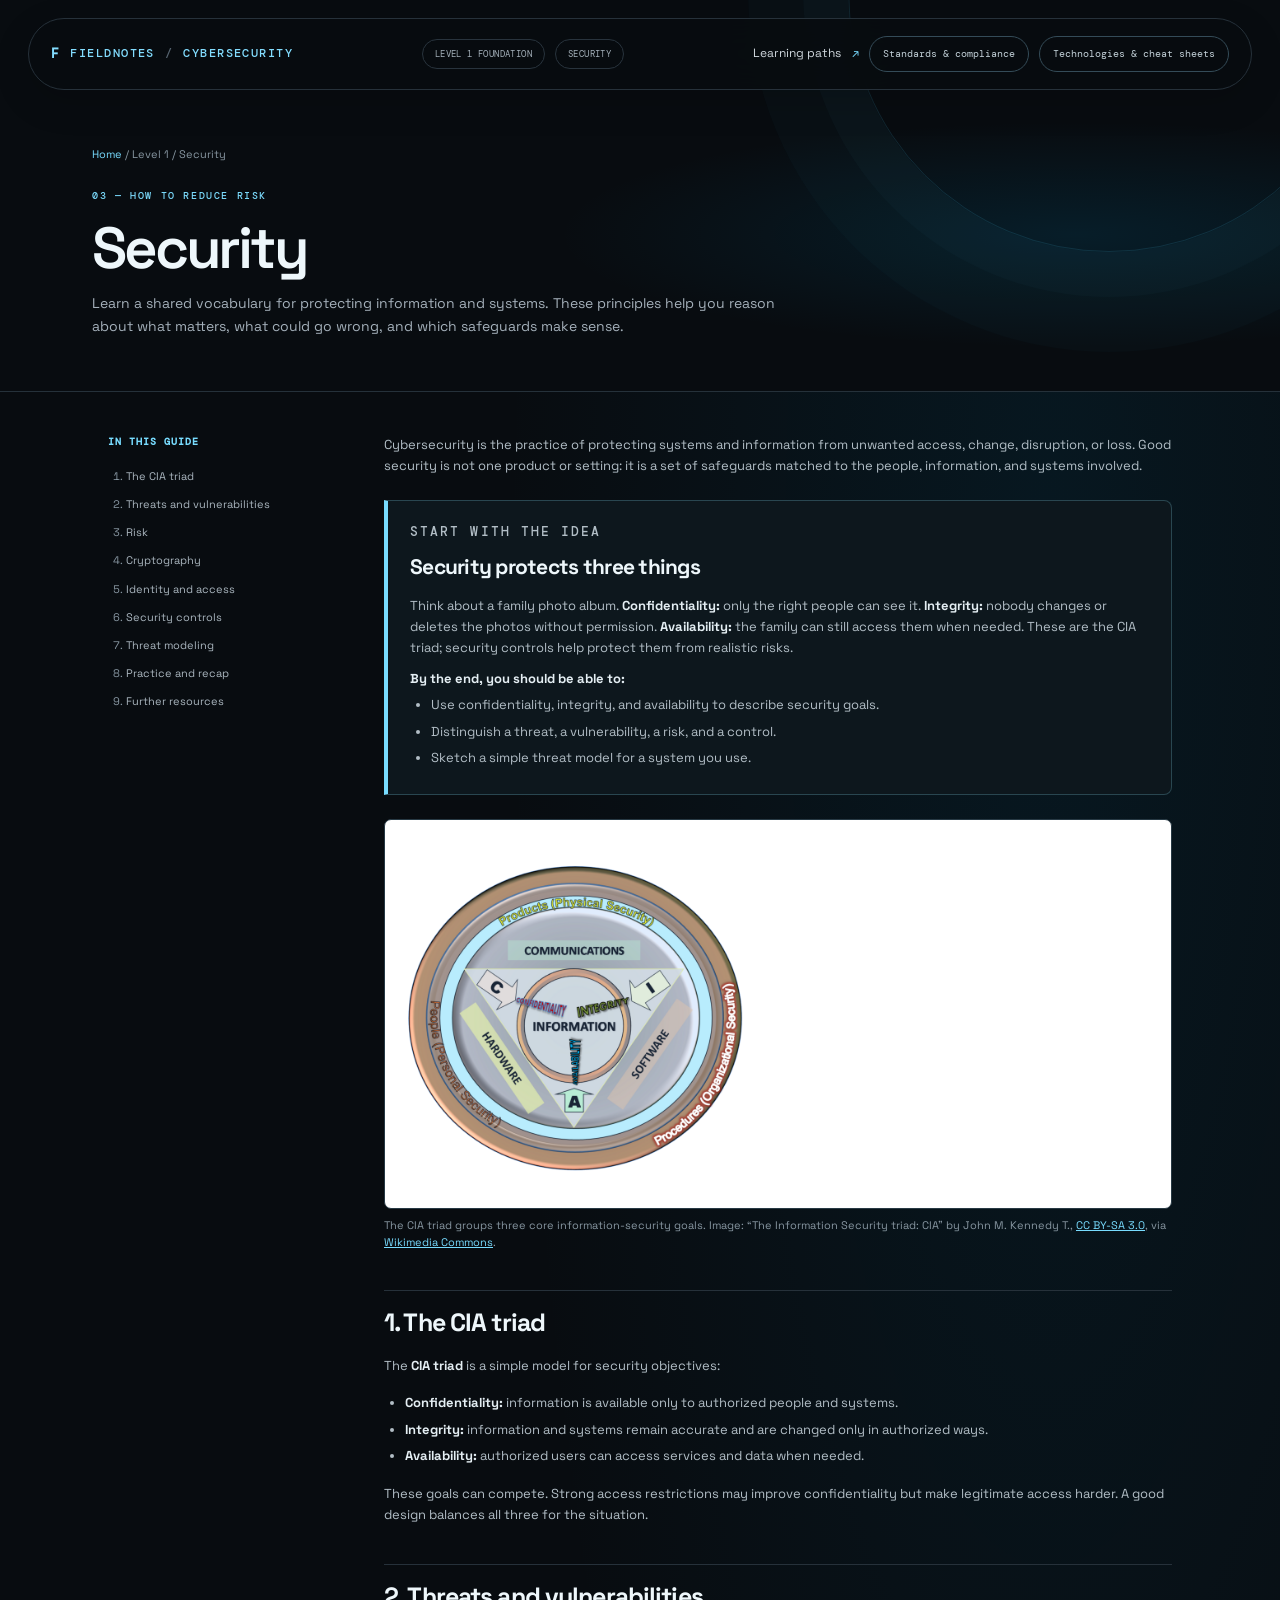
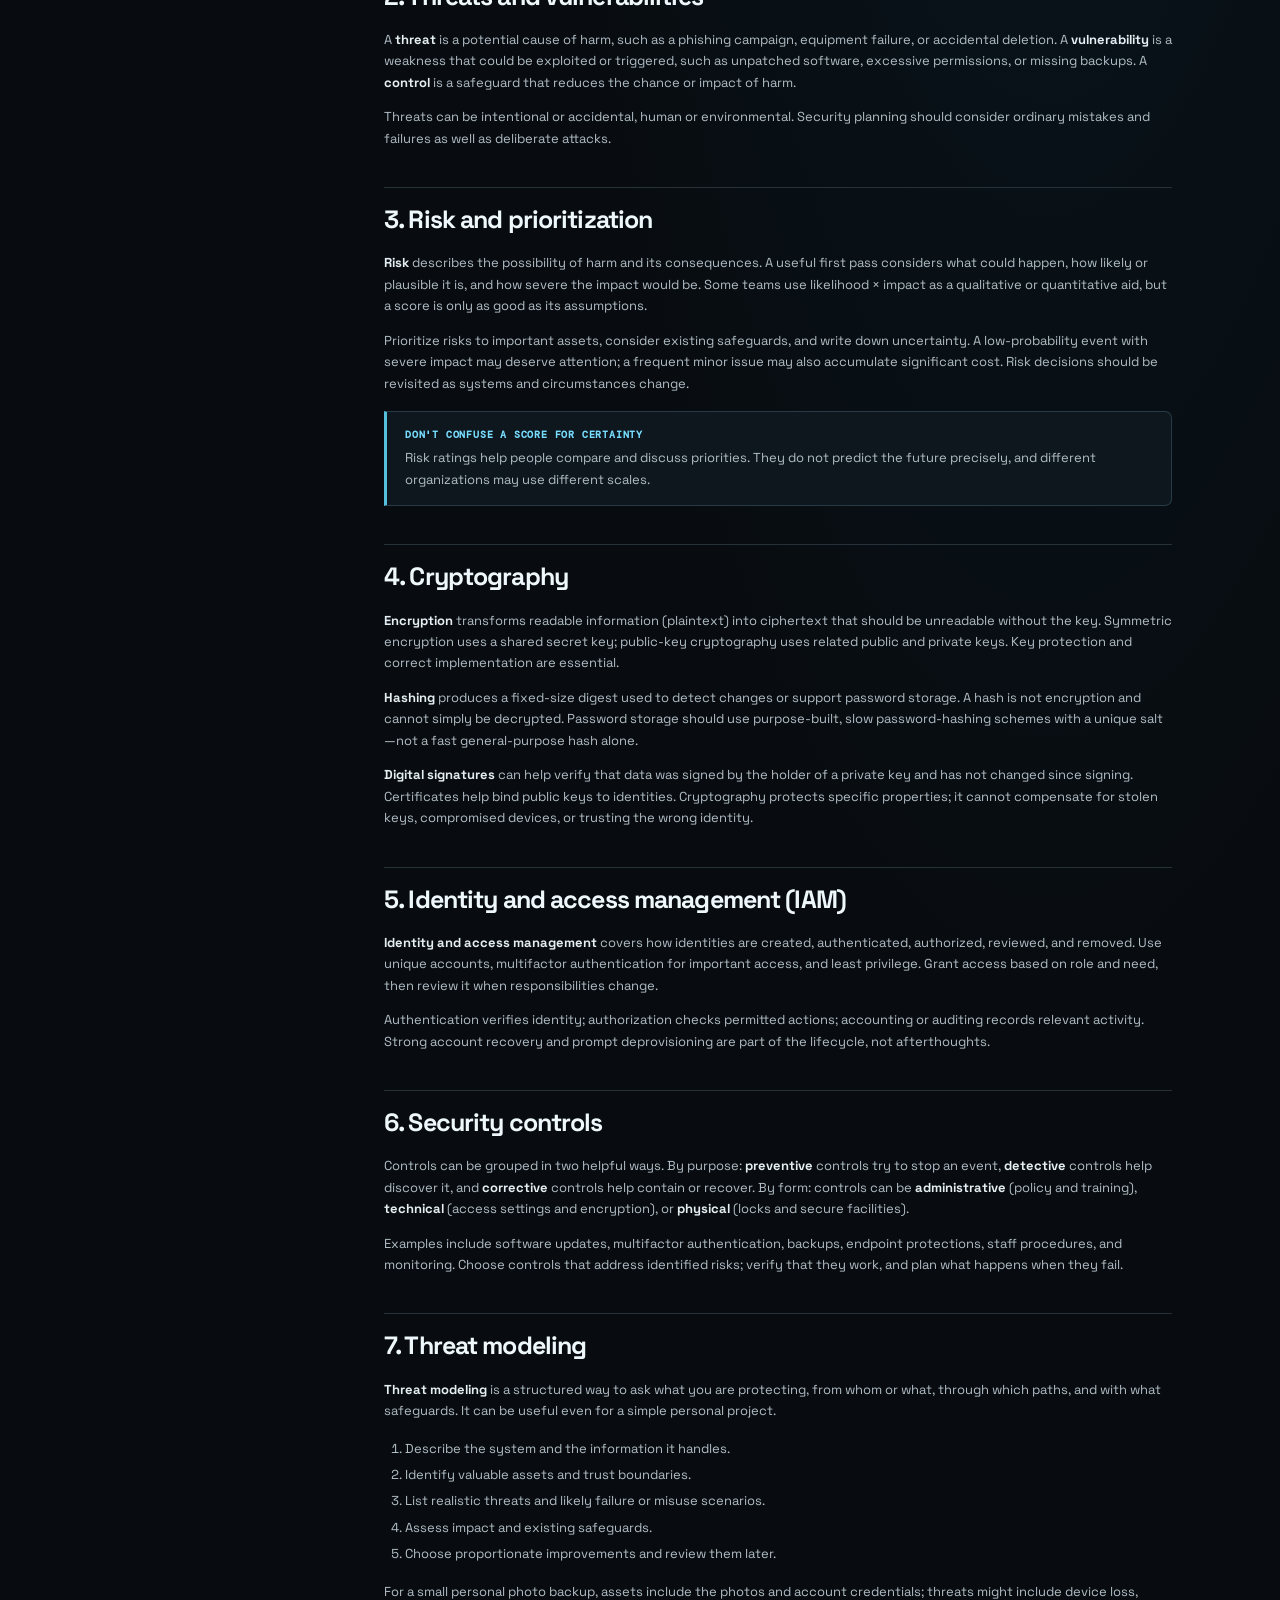
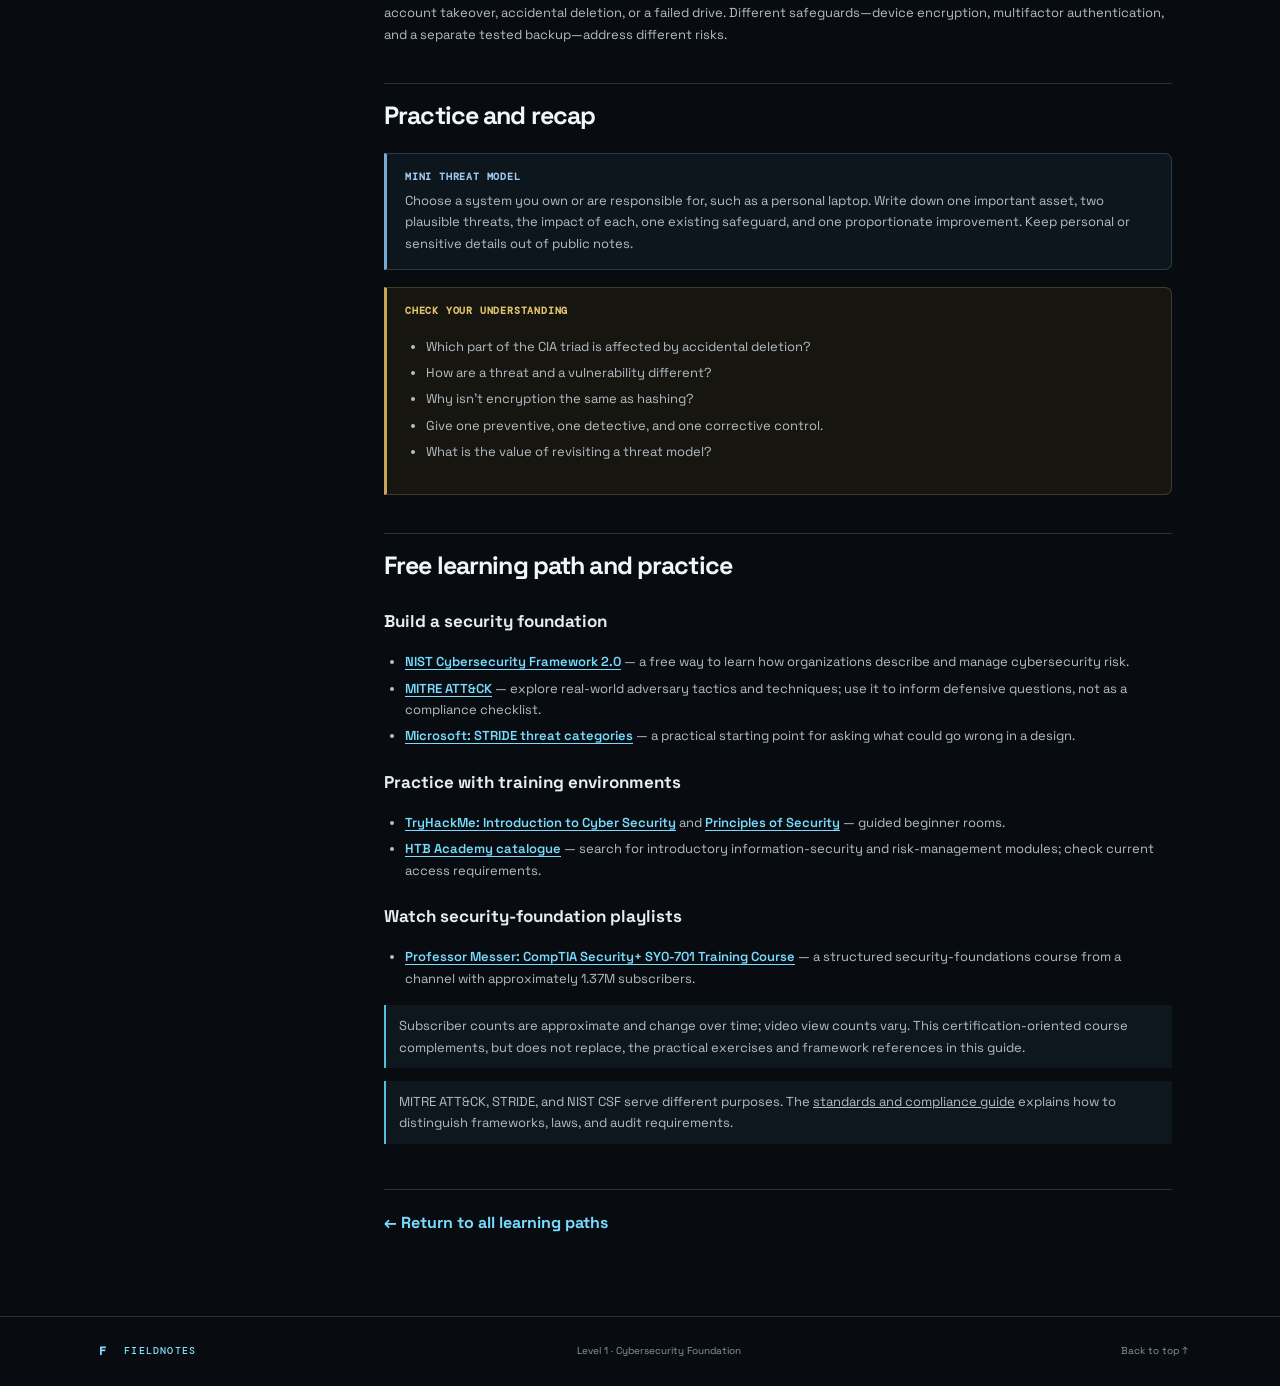
<file: security.html>
<!doctype html>
<html lang="en">
<head>
  <meta charset="utf-8">
  <meta name="viewport" content="width=device-width, initial-scale=1">
  <meta name="description" content="Learn the CIA triad, threats, vulnerabilities, risk, cryptography, IAM, controls, and threat modeling.">
  <title>Security — Cybersecurity Foundations</title>
  <link rel="stylesheet" href="styles-v2.css?v=20261004-10">
</head>
<body id="top">
  <header class="site-header">
    <a class="brand" href="index.html"><span class="brand-mark">F</span> FIELDNOTES <span class="brand-divider">/</span> <span class="brand-name">CYBERSECURITY</span></a>
    <div class="header-context"><span>LEVEL 1 FOUNDATION</span><span>SECURITY</span></div>
    <nav class="header-nav" aria-label="Main navigation">
      <a class="header-link" href="index.html#curriculum">Learning paths <span aria-hidden="true">↗</span></a>
      <a class="standards-tab" href="compliance.html" aria-label="Standards and compliance"><span class="standards-full-label">Standards &amp; compliance</span><span class="standards-short-label">Standards</span></a>
      <a class="technology-tab" href="technologies.html" aria-label="Technologies and cheat sheets"><span class="technology-full-label">Technologies &amp; cheat sheets</span><span class="technology-short-label">Cheat sheets</span></a>
    </nav>
  </header>
  <main>
    <section class="guide-hero">
      <div class="breadcrumbs"><a href="index.html">Home</a> / Level 1 / Security</div>
      <p class="eyebrow">03 — HOW TO REDUCE RISK</p>
      <h1>Security</h1>
      <p>Learn a shared vocabulary for protecting information and systems. These principles help you reason about what matters, what could go wrong, and which safeguards make sense.</p>
    </section>
    <div class="guide-layout">
      <nav class="guide-toc" aria-label="On this page">
        <h2>IN THIS GUIDE</h2>
        <ol><li><a href="#cia">The CIA triad</a></li><li><a href="#threats">Threats and vulnerabilities</a></li><li><a href="#risk">Risk</a></li><li><a href="#crypto">Cryptography</a></li><li><a href="#iam">Identity and access</a></li><li><a href="#controls">Security controls</a></li><li><a href="#modeling">Threat modeling</a></li><li><a href="#practice">Practice and recap</a></li><li><a href="#resources">Further resources</a></li></ol>
      </nav>
      <article class="guide-content">
        <p>Cybersecurity is the practice of protecting systems and information from unwanted access, change, disruption, or loss. Good security is not one product or setting: it is a set of safeguards matched to the people, information, and systems involved.</p>
        <aside class="beginner-guide" aria-labelledby="security-simple">
          <p class="eyebrow">START WITH THE IDEA</p>
          <h2 id="security-simple">Security protects three things</h2>
          <p>Think about a family photo album. <strong>Confidentiality:</strong> only the right people can see it. <strong>Integrity:</strong> nobody changes or deletes the photos without permission. <strong>Availability:</strong> the family can still access them when needed. These are the CIA triad; security controls help protect them from realistic risks.</p>
          <p><strong>By the end, you should be able to:</strong></p>
          <ul class="learning-goals"><li>Use confidentiality, integrity, and availability to describe security goals.</li><li>Distinguish a threat, a vulnerability, a risk, and a control.</li><li>Sketch a simple threat model for a system you use.</li></ul>
        </aside>
        <figure class="guide-illustration">
          <img src="assets/images/cia-triad.png" alt="Triangle diagram connecting confidentiality, integrity, and availability" loading="lazy" decoding="async">
          <figcaption>The CIA triad groups three core information-security goals. Image: “The Information Security triad: CIA” by John M. Kennedy T., <a href="https://creativecommons.org/licenses/by-sa/3.0/" target="_blank" rel="noopener noreferrer">CC BY-SA 3.0</a>, via <a href="https://commons.wikimedia.org/wiki/File:CIAJMK1209.png" target="_blank" rel="noopener noreferrer">Wikimedia Commons</a>.</figcaption>
        </figure>
        <section id="cia">
          <h2>1. The CIA triad</h2>
          <p>The <strong>CIA triad</strong> is a simple model for security objectives:</p>
          <ul><li><strong>Confidentiality:</strong> information is available only to authorized people and systems.</li><li><strong>Integrity:</strong> information and systems remain accurate and are changed only in authorized ways.</li><li><strong>Availability:</strong> authorized users can access services and data when needed.</li></ul>
          <p>These goals can compete. Strong access restrictions may improve confidentiality but make legitimate access harder. A good design balances all three for the situation.</p>
        </section>
        <section id="threats">
          <h2>2. Threats and vulnerabilities</h2>
          <p>A <strong>threat</strong> is a potential cause of harm, such as a phishing campaign, equipment failure, or accidental deletion. A <strong>vulnerability</strong> is a weakness that could be exploited or triggered, such as unpatched software, excessive permissions, or missing backups. A <strong>control</strong> is a safeguard that reduces the chance or impact of harm.</p>
          <p>Threats can be intentional or accidental, human or environmental. Security planning should consider ordinary mistakes and failures as well as deliberate attacks.</p>
        </section>
        <section id="risk">
          <h2>3. Risk and prioritization</h2>
          <p><strong>Risk</strong> describes the possibility of harm and its consequences. A useful first pass considers what could happen, how likely or plausible it is, and how severe the impact would be. Some teams use likelihood × impact as a qualitative or quantitative aid, but a score is only as good as its assumptions.</p>
          <p>Prioritize risks to important assets, consider existing safeguards, and write down uncertainty. A low-probability event with severe impact may deserve attention; a frequent minor issue may also accumulate significant cost. Risk decisions should be revisited as systems and circumstances change.</p>
          <div class="callout"><strong>DON'T CONFUSE A SCORE FOR CERTAINTY</strong><p>Risk ratings help people compare and discuss priorities. They do not predict the future precisely, and different organizations may use different scales.</p></div>
        </section>
        <section id="crypto">
          <h2>4. Cryptography</h2>
          <p><strong>Encryption</strong> transforms readable information (plaintext) into ciphertext that should be unreadable without the key. Symmetric encryption uses a shared secret key; public-key cryptography uses related public and private keys. Key protection and correct implementation are essential.</p>
          <p><strong>Hashing</strong> produces a fixed-size digest used to detect changes or support password storage. A hash is not encryption and cannot simply be decrypted. Password storage should use purpose-built, slow password-hashing schemes with a unique salt—not a fast general-purpose hash alone.</p>
          <p><strong>Digital signatures</strong> can help verify that data was signed by the holder of a private key and has not changed since signing. Certificates help bind public keys to identities. Cryptography protects specific properties; it cannot compensate for stolen keys, compromised devices, or trusting the wrong identity.</p>
        </section>
        <section id="iam">
          <h2>5. Identity and access management (IAM)</h2>
          <p><strong>Identity and access management</strong> covers how identities are created, authenticated, authorized, reviewed, and removed. Use unique accounts, multifactor authentication for important access, and least privilege. Grant access based on role and need, then review it when responsibilities change.</p>
          <p>Authentication verifies identity; authorization checks permitted actions; accounting or auditing records relevant activity. Strong account recovery and prompt deprovisioning are part of the lifecycle, not afterthoughts.</p>
        </section>
        <section id="controls">
          <h2>6. Security controls</h2>
          <p>Controls can be grouped in two helpful ways. By purpose: <strong>preventive</strong> controls try to stop an event, <strong>detective</strong> controls help discover it, and <strong>corrective</strong> controls help contain or recover. By form: controls can be <strong>administrative</strong> (policy and training), <strong>technical</strong> (access settings and encryption), or <strong>physical</strong> (locks and secure facilities).</p>
          <p>Examples include software updates, multifactor authentication, backups, endpoint protections, staff procedures, and monitoring. Choose controls that address identified risks; verify that they work, and plan what happens when they fail.</p>
        </section>
        <section id="modeling">
          <h2>7. Threat modeling</h2>
          <p><strong>Threat modeling</strong> is a structured way to ask what you are protecting, from whom or what, through which paths, and with what safeguards. It can be useful even for a simple personal project.</p>
          <ol><li>Describe the system and the information it handles.</li><li>Identify valuable assets and trust boundaries.</li><li>List realistic threats and likely failure or misuse scenarios.</li><li>Assess impact and existing safeguards.</li><li>Choose proportionate improvements and review them later.</li></ol>
          <p>For a small personal photo backup, assets include the photos and account credentials; threats might include device loss, account takeover, accidental deletion, or a failed drive. Different safeguards—device encryption, multifactor authentication, and a separate tested backup—address different risks.</p>
        </section>
        <section id="practice">
          <h2>Practice and recap</h2>
          <div class="lab"><strong>MINI THREAT MODEL</strong><p>Choose a system you own or are responsible for, such as a personal laptop. Write down one important asset, two plausible threats, the impact of each, one existing safeguard, and one proportionate improvement. Keep personal or sensitive details out of public notes.</p></div>
          <div class="checkpoint"><strong>CHECK YOUR UNDERSTANDING</strong><ul><li>Which part of the CIA triad is affected by accidental deletion?</li><li>How are a threat and a vulnerability different?</li><li>Why isn't encryption the same as hashing?</li><li>Give one preventive, one detective, and one corrective control.</li><li>What is the value of revisiting a threat model?</li></ul></div>
        </section>
        <section id="resources">
          <h2>Free learning path and practice</h2>
          <h3>Build a security foundation</h3>
          <ul class="resource-list">
            <li><a href="https://www.nist.gov/cyberframework" target="_blank" rel="noopener noreferrer">NIST Cybersecurity Framework 2.0</a> — a free way to learn how organizations describe and manage cybersecurity risk.</li>
            <li><a href="https://attack.mitre.org/" target="_blank" rel="noopener noreferrer">MITRE ATT&amp;CK</a> — explore real-world adversary tactics and techniques; use it to inform defensive questions, not as a compliance checklist.</li>
            <li><a href="https://learn.microsoft.com/en-us/azure/security/develop/threat-modeling-tool-threats" target="_blank" rel="noopener noreferrer">Microsoft: STRIDE threat categories</a> — a practical starting point for asking what could go wrong in a design.</li>
          </ul>
          <h3>Practice with training environments</h3>
          <ul class="resource-list">
            <li><a href="https://tryhackme.com/room/introductory" target="_blank" rel="noopener noreferrer">TryHackMe: Introduction to Cyber Security</a> and <a href="https://tryhackme.com/room/principlesofsecurity" target="_blank" rel="noopener noreferrer">Principles of Security</a> — guided beginner rooms.</li>
            <li><a href="https://academy.hackthebox.com/catalogue" target="_blank" rel="noopener noreferrer">HTB Academy catalogue</a> — search for introductory information-security and risk-management modules; check current access requirements.</li>
          </ul>
          <h3>Watch security-foundation playlists</h3>
          <ul class="resource-list">
            <li><a href="https://www.youtube.com/playlist?list=PLG49S3nxzAnl4QDVqK-hOnoqcSKEIDDuv" target="_blank" rel="noopener noreferrer">Professor Messer: CompTIA Security+ SY0-701 Training Course</a> — a structured security-foundations course from a channel with approximately 1.37M subscribers.</li>
          </ul>
          <p class="resource-note">Subscriber counts are approximate and change over time; video view counts vary. This certification-oriented course complements, but does not replace, the practical exercises and framework references in this guide.</p>
          <p class="resource-note">MITRE ATT&amp;CK, STRIDE, and NIST CSF serve different purposes. The <a href="compliance.html">standards and compliance guide</a> explains how to distinguish frameworks, laws, and audit requirements.</p>
        </section>
        <div class="next-guide"><a href="index.html#curriculum">← Return to all learning paths</a></div>
      </article>
    </div>
  </main>
  <footer class="site-footer"><a class="brand" href="index.html"><span class="brand-mark">F</span> FIELDNOTES</a><span>Level 1 · Cybersecurity Foundation</span><a href="#top">Back to top ↑</a></footer>
</body>
</html>
</file>
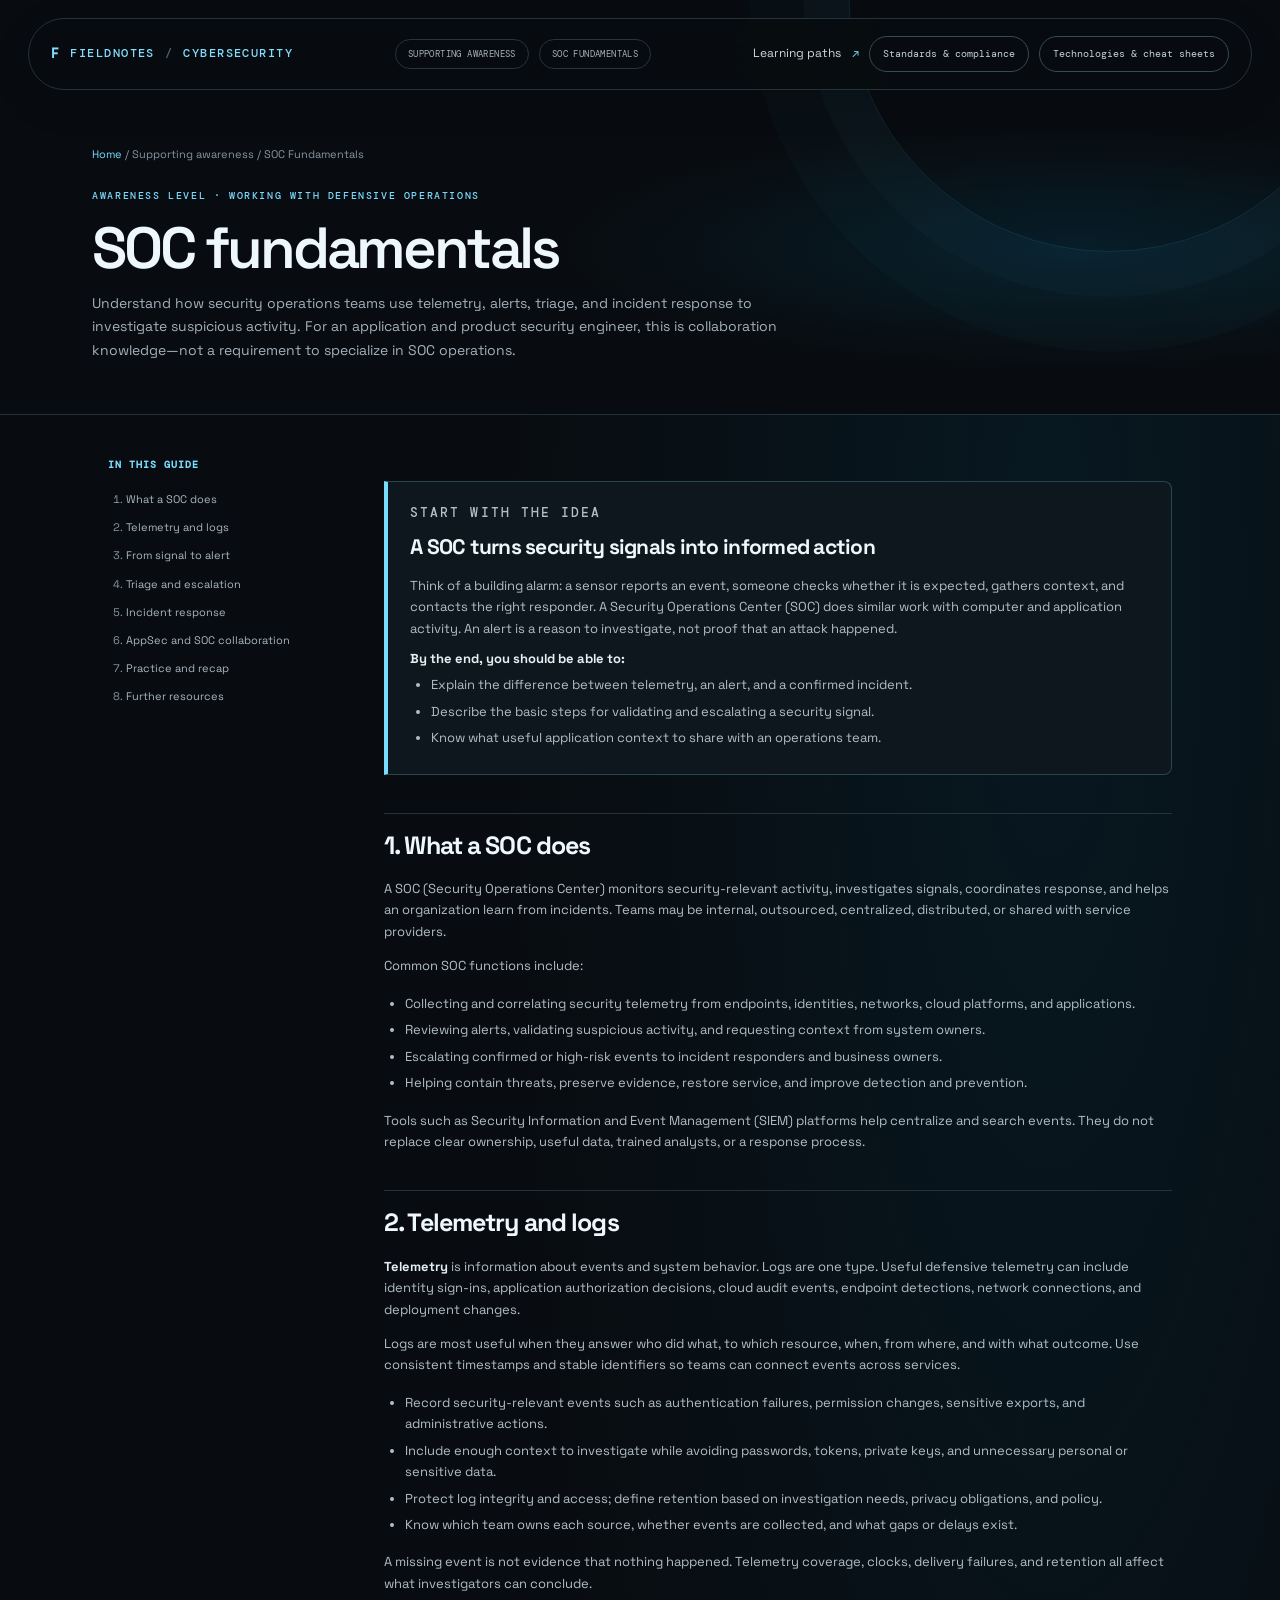
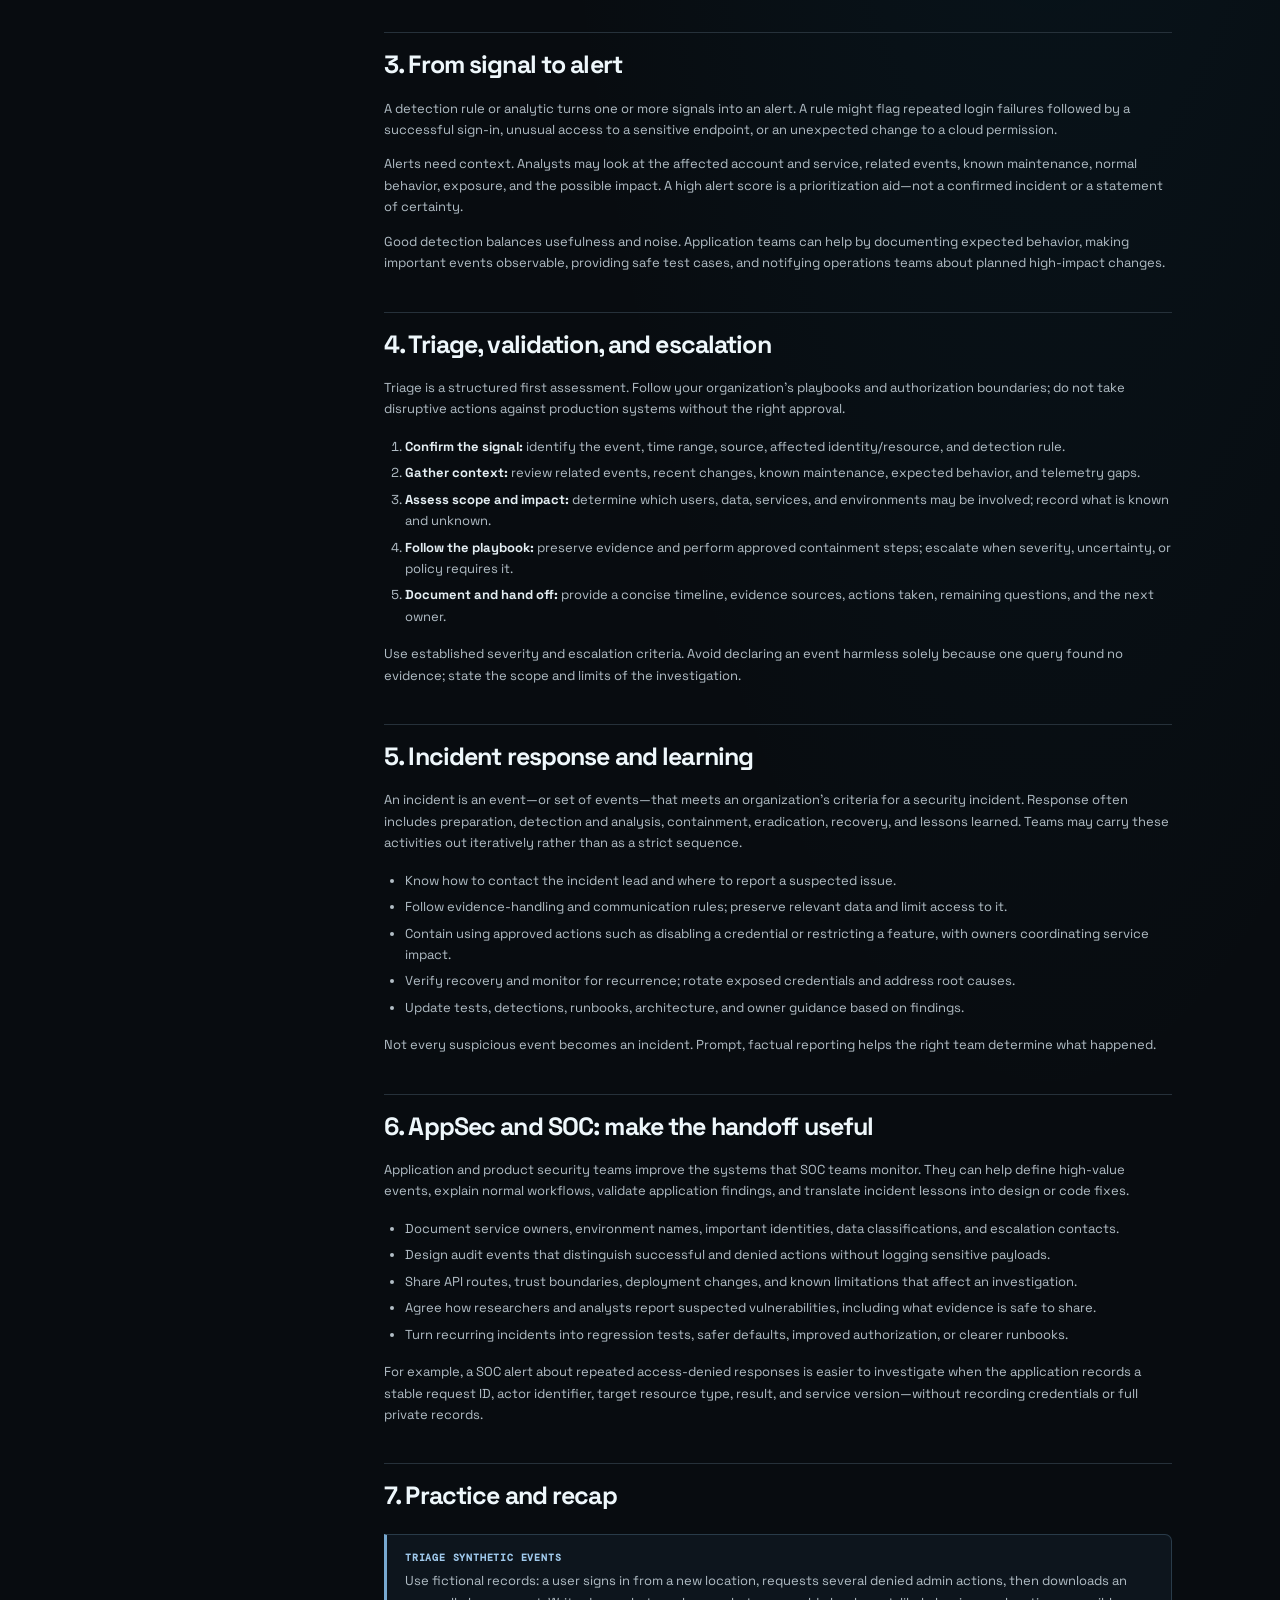
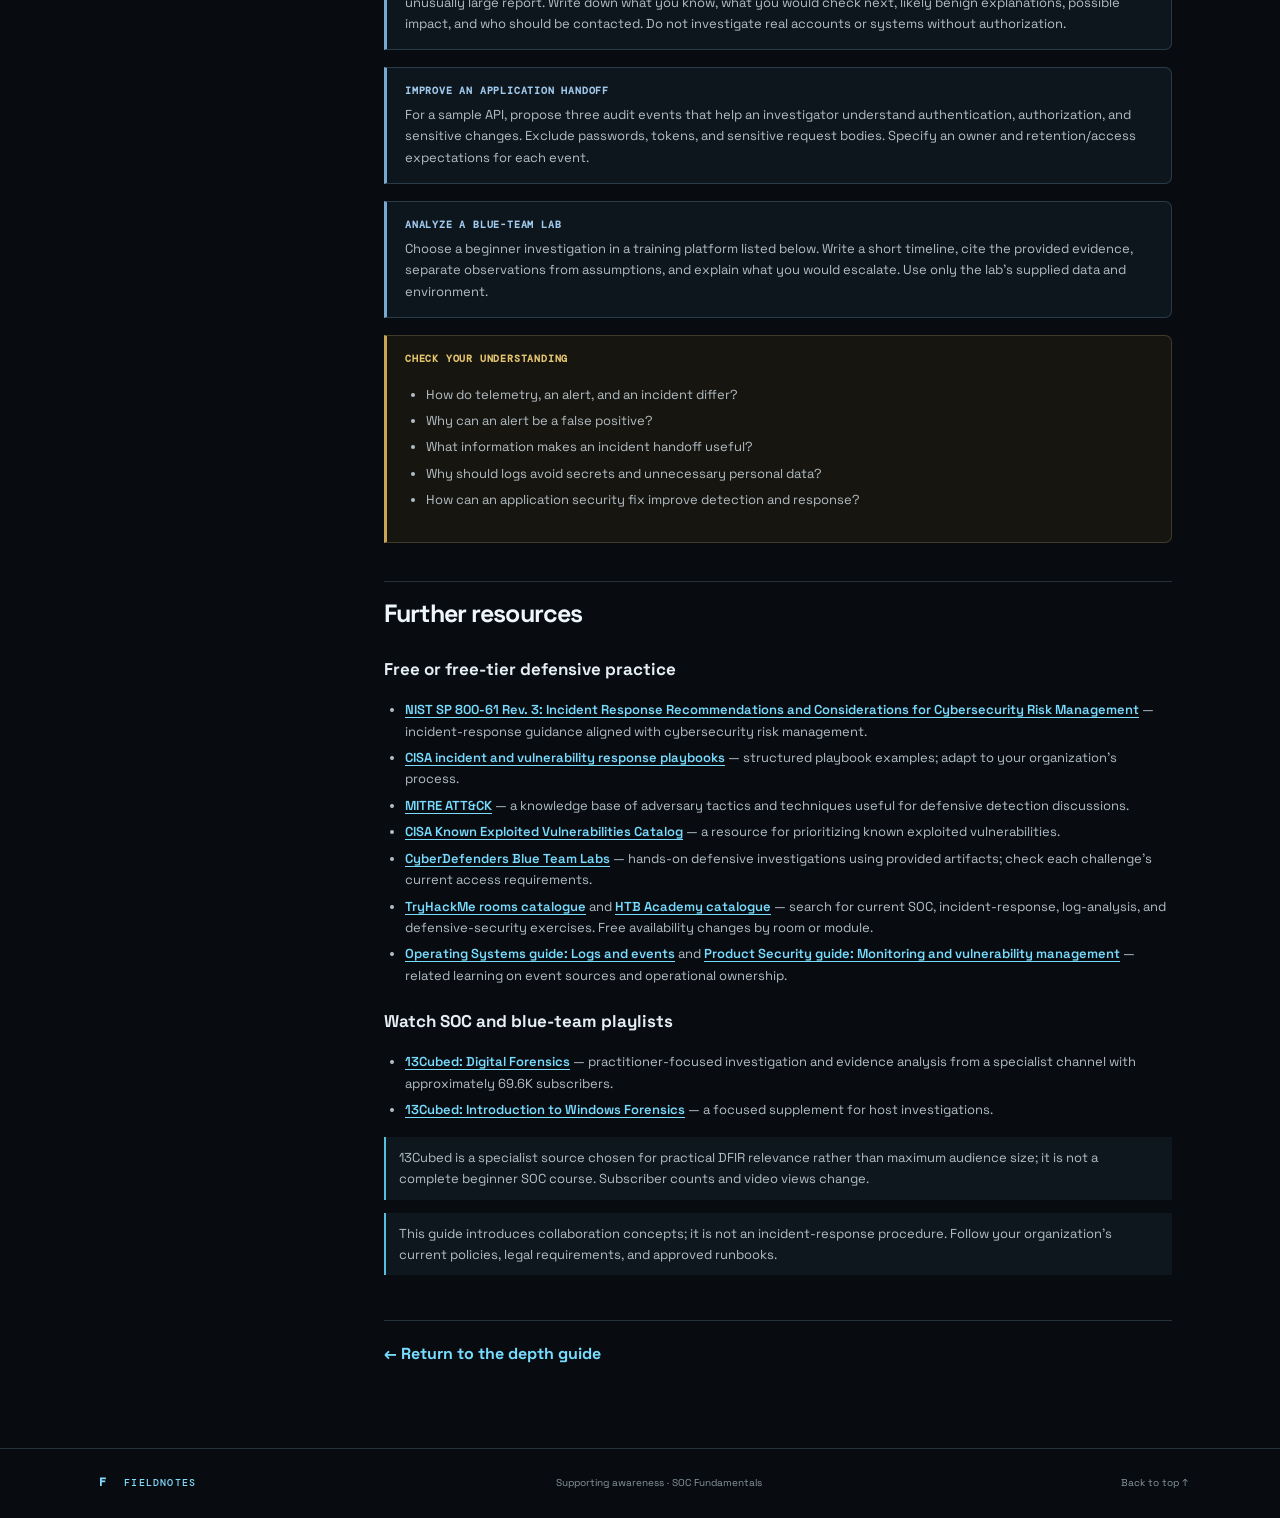
<file: soc-fundamentals.html>
<!doctype html>
<html lang="en">
<head>
  <meta charset="utf-8">
  <meta name="viewport" content="width=device-width, initial-scale=1">
  <meta name="description" content="An awareness-level introduction to security operations centers, defensive monitoring, alert triage, incident escalation, and application security handoffs.">
  <title>SOC Fundamentals — Cybersecurity Foundations</title>
  <link rel="stylesheet" href="styles-v2.css?v=20261004-12">
</head>
<body id="top">
  <header class="site-header">
    <a class="brand" href="index.html"><span class="brand-mark">F</span> FIELDNOTES <span class="brand-divider">/</span> <span class="brand-name">CYBERSECURITY</span></a>
    <div class="header-context"><span>SUPPORTING AWARENESS</span><span>SOC FUNDAMENTALS</span></div>
    <nav class="header-nav" aria-label="Main navigation">
      <a class="header-link" href="index.html#curriculum">Learning paths <span aria-hidden="true">↗</span></a>
      <a class="standards-tab" href="compliance.html" aria-label="Standards and compliance"><span class="standards-full-label">Standards &amp; compliance</span><span class="standards-short-label">Standards</span></a>
      <a class="technology-tab" href="technologies.html" aria-label="Technologies and cheat sheets"><span class="technology-full-label">Technologies &amp; cheat sheets</span><span class="technology-short-label">Cheat sheets</span></a>
    </nav>
  </header>
  <main>
    <section class="guide-hero">
      <div class="breadcrumbs"><a href="index.html">Home</a> / Supporting awareness / SOC Fundamentals</div>
      <p class="eyebrow">AWARENESS LEVEL · WORKING WITH DEFENSIVE OPERATIONS</p>
      <h1>SOC fundamentals</h1>
      <p>Understand how security operations teams use telemetry, alerts, triage, and incident response to investigate suspicious activity. For an application and product security engineer, this is collaboration knowledge—not a requirement to specialize in SOC operations.</p>
    </section>
    <div class="guide-layout">
      <nav class="guide-toc" aria-label="On this page">
        <h2>IN THIS GUIDE</h2>
        <ol>
          <li><a href="#what-is-soc">What a SOC does</a></li>
          <li><a href="#telemetry">Telemetry and logs</a></li>
          <li><a href="#alert">From signal to alert</a></li>
          <li><a href="#triage">Triage and escalation</a></li>
          <li><a href="#incident">Incident response</a></li>
          <li><a href="#appsec">AppSec and SOC collaboration</a></li>
          <li><a href="#practice">Practice and recap</a></li>
          <li><a href="#resources">Further resources</a></li>
        </ol>
      </nav>
      <article class="guide-content">
        <aside class="beginner-guide" aria-labelledby="soc-simple">
          <p class="eyebrow">START WITH THE IDEA</p>
          <h2 id="soc-simple">A SOC turns security signals into informed action</h2>
          <p>Think of a building alarm: a sensor reports an event, someone checks whether it is expected, gathers context, and contacts the right responder. A Security Operations Center (SOC) does similar work with computer and application activity. An alert is a reason to investigate, not proof that an attack happened.</p>
          <p><strong>By the end, you should be able to:</strong></p>
          <ul class="learning-goals">
            <li>Explain the difference between telemetry, an alert, and a confirmed incident.</li>
            <li>Describe the basic steps for validating and escalating a security signal.</li>
            <li>Know what useful application context to share with an operations team.</li>
          </ul>
        </aside>

        <section id="what-is-soc">
          <h2>1. What a SOC does</h2>
          <p>A SOC (Security Operations Center) monitors security-relevant activity, investigates signals, coordinates response, and helps an organization learn from incidents. Teams may be internal, outsourced, centralized, distributed, or shared with service providers.</p>
          <p>Common SOC functions include:</p>
          <ul>
            <li>Collecting and correlating security telemetry from endpoints, identities, networks, cloud platforms, and applications.</li>
            <li>Reviewing alerts, validating suspicious activity, and requesting context from system owners.</li>
            <li>Escalating confirmed or high-risk events to incident responders and business owners.</li>
            <li>Helping contain threats, preserve evidence, restore service, and improve detection and prevention.</li>
          </ul>
          <p>Tools such as Security Information and Event Management (SIEM) platforms help centralize and search events. They do not replace clear ownership, useful data, trained analysts, or a response process.</p>
        </section>

        <section id="telemetry">
          <h2>2. Telemetry and logs</h2>
          <p><strong>Telemetry</strong> is information about events and system behavior. Logs are one type. Useful defensive telemetry can include identity sign-ins, application authorization decisions, cloud audit events, endpoint detections, network connections, and deployment changes.</p>
          <p>Logs are most useful when they answer who did what, to which resource, when, from where, and with what outcome. Use consistent timestamps and stable identifiers so teams can connect events across services.</p>
          <ul>
            <li>Record security-relevant events such as authentication failures, permission changes, sensitive exports, and administrative actions.</li>
            <li>Include enough context to investigate while avoiding passwords, tokens, private keys, and unnecessary personal or sensitive data.</li>
            <li>Protect log integrity and access; define retention based on investigation needs, privacy obligations, and policy.</li>
            <li>Know which team owns each source, whether events are collected, and what gaps or delays exist.</li>
          </ul>
          <p>A missing event is not evidence that nothing happened. Telemetry coverage, clocks, delivery failures, and retention all affect what investigators can conclude.</p>
        </section>

        <section id="alert">
          <h2>3. From signal to alert</h2>
          <p>A detection rule or analytic turns one or more signals into an alert. A rule might flag repeated login failures followed by a successful sign-in, unusual access to a sensitive endpoint, or an unexpected change to a cloud permission.</p>
          <p>Alerts need context. Analysts may look at the affected account and service, related events, known maintenance, normal behavior, exposure, and the possible impact. A high alert score is a prioritization aid—not a confirmed incident or a statement of certainty.</p>
          <p>Good detection balances usefulness and noise. Application teams can help by documenting expected behavior, making important events observable, providing safe test cases, and notifying operations teams about planned high-impact changes.</p>
        </section>

        <section id="triage">
          <h2>4. Triage, validation, and escalation</h2>
          <p>Triage is a structured first assessment. Follow your organization's playbooks and authorization boundaries; do not take disruptive actions against production systems without the right approval.</p>
          <ol>
            <li><strong>Confirm the signal:</strong> identify the event, time range, source, affected identity/resource, and detection rule.</li>
            <li><strong>Gather context:</strong> review related events, recent changes, known maintenance, expected behavior, and telemetry gaps.</li>
            <li><strong>Assess scope and impact:</strong> determine which users, data, services, and environments may be involved; record what is known and unknown.</li>
            <li><strong>Follow the playbook:</strong> preserve evidence and perform approved containment steps; escalate when severity, uncertainty, or policy requires it.</li>
            <li><strong>Document and hand off:</strong> provide a concise timeline, evidence sources, actions taken, remaining questions, and the next owner.</li>
          </ol>
          <p>Use established severity and escalation criteria. Avoid declaring an event harmless solely because one query found no evidence; state the scope and limits of the investigation.</p>
        </section>

        <section id="incident">
          <h2>5. Incident response and learning</h2>
          <p>An incident is an event—or set of events—that meets an organization's criteria for a security incident. Response often includes preparation, detection and analysis, containment, eradication, recovery, and lessons learned. Teams may carry these activities out iteratively rather than as a strict sequence.</p>
          <ul>
            <li>Know how to contact the incident lead and where to report a suspected issue.</li>
            <li>Follow evidence-handling and communication rules; preserve relevant data and limit access to it.</li>
            <li>Contain using approved actions such as disabling a credential or restricting a feature, with owners coordinating service impact.</li>
            <li>Verify recovery and monitor for recurrence; rotate exposed credentials and address root causes.</li>
            <li>Update tests, detections, runbooks, architecture, and owner guidance based on findings.</li>
          </ul>
          <p>Not every suspicious event becomes an incident. Prompt, factual reporting helps the right team determine what happened.</p>
        </section>

        <section id="appsec">
          <h2>6. AppSec and SOC: make the handoff useful</h2>
          <p>Application and product security teams improve the systems that SOC teams monitor. They can help define high-value events, explain normal workflows, validate application findings, and translate incident lessons into design or code fixes.</p>
          <ul>
            <li>Document service owners, environment names, important identities, data classifications, and escalation contacts.</li>
            <li>Design audit events that distinguish successful and denied actions without logging sensitive payloads.</li>
            <li>Share API routes, trust boundaries, deployment changes, and known limitations that affect an investigation.</li>
            <li>Agree how researchers and analysts report suspected vulnerabilities, including what evidence is safe to share.</li>
            <li>Turn recurring incidents into regression tests, safer defaults, improved authorization, or clearer runbooks.</li>
          </ul>
          <p>For example, a SOC alert about repeated access-denied responses is easier to investigate when the application records a stable request ID, actor identifier, target resource type, result, and service version—without recording credentials or full private records.</p>
        </section>

        <section id="practice">
          <h2>7. Practice and recap</h2>
          <div class="lab"><strong>TRIAGE SYNTHETIC EVENTS</strong><p>Use fictional records: a user signs in from a new location, requests several denied admin actions, then downloads an unusually large report. Write down what you know, what you would check next, likely benign explanations, possible impact, and who should be contacted. Do not investigate real accounts or systems without authorization.</p></div>
          <div class="lab"><strong>IMPROVE AN APPLICATION HANDOFF</strong><p>For a sample API, propose three audit events that help an investigator understand authentication, authorization, and sensitive changes. Exclude passwords, tokens, and sensitive request bodies. Specify an owner and retention/access expectations for each event.</p></div>
          <div class="lab"><strong>ANALYZE A BLUE-TEAM LAB</strong><p>Choose a beginner investigation in a training platform listed below. Write a short timeline, cite the provided evidence, separate observations from assumptions, and explain what you would escalate. Use only the lab's supplied data and environment.</p></div>
          <div class="checkpoint"><strong>CHECK YOUR UNDERSTANDING</strong><ul><li>How do telemetry, an alert, and an incident differ?</li><li>Why can an alert be a false positive?</li><li>What information makes an incident handoff useful?</li><li>Why should logs avoid secrets and unnecessary personal data?</li><li>How can an application security fix improve detection and response?</li></ul></div>
        </section>

        <section id="resources">
          <h2>Further resources</h2>
          <h3>Free or free-tier defensive practice</h3>
          <ul class="resource-list">
            <li><a href="https://csrc.nist.gov/pubs/sp/800/61/r3/final" target="_blank" rel="noopener noreferrer">NIST SP 800-61 Rev. 3: Incident Response Recommendations and Considerations for Cybersecurity Risk Management</a> — incident-response guidance aligned with cybersecurity risk management.</li>
            <li><a href="https://www.cisa.gov/resources-tools/resources/federal-government-cybersecurity-incident-and-vulnerability-response-playbooks" target="_blank" rel="noopener noreferrer">CISA incident and vulnerability response playbooks</a> — structured playbook examples; adapt to your organization's process.</li>
            <li><a href="https://attack.mitre.org/" target="_blank" rel="noopener noreferrer">MITRE ATT&amp;CK</a> — a knowledge base of adversary tactics and techniques useful for defensive detection discussions.</li>
            <li><a href="https://www.cisa.gov/known-exploited-vulnerabilities-catalog" target="_blank" rel="noopener noreferrer">CISA Known Exploited Vulnerabilities Catalog</a> — a resource for prioritizing known exploited vulnerabilities.</li>
            <li><a href="https://cyberdefenders.org/blueteam-ctf-challenges/" target="_blank" rel="noopener noreferrer">CyberDefenders Blue Team Labs</a> — hands-on defensive investigations using provided artifacts; check each challenge's current access requirements.</li>
            <li><a href="https://tryhackme.com/hacktivities" target="_blank" rel="noopener noreferrer">TryHackMe rooms catalogue</a> and <a href="https://academy.hackthebox.com/catalogue" target="_blank" rel="noopener noreferrer">HTB Academy catalogue</a> — search for current SOC, incident-response, log-analysis, and defensive-security exercises. Free availability changes by room or module.</li>
            <li><a href="operating-systems.html#logs">Operating Systems guide: Logs and events</a> and <a href="product-security.html#operations">Product Security guide: Monitoring and vulnerability management</a> — related learning on event sources and operational ownership.</li>
          </ul>
          <h3>Watch SOC and blue-team playlists</h3>
          <ul class="resource-list">
            <li><a href="https://www.youtube.com/playlist?list=PLlv3b9B16ZacikAtT8NDXpNbGqU8vU4CE" target="_blank" rel="noopener noreferrer">13Cubed: Digital Forensics</a> — practitioner-focused investigation and evidence analysis from a specialist channel with approximately 69.6K subscribers.</li>
            <li><a href="https://www.youtube.com/playlist?list=PLlv3b9B16ZadqDQH0lTRO4kqn2P1g9Mve" target="_blank" rel="noopener noreferrer">13Cubed: Introduction to Windows Forensics</a> — a focused supplement for host investigations.</li>
          </ul>
          <p class="resource-note">13Cubed is a specialist source chosen for practical DFIR relevance rather than maximum audience size; it is not a complete beginner SOC course. Subscriber counts and video views change.</p>
          <p class="resource-note">This guide introduces collaboration concepts; it is not an incident-response procedure. Follow your organization's current policies, legal requirements, and approved runbooks.</p>
        </section>
        <div class="next-guide"><a href="index.html#career-path">← Return to the depth guide</a></div>
      </article>
    </div>
  </main>
  <footer class="site-footer"><a class="brand" href="index.html"><span class="brand-mark">F</span> FIELDNOTES</a><span>Supporting awareness · SOC Fundamentals</span><a href="#top">Back to top ↑</a></footer>
</body>
</html>
</file>
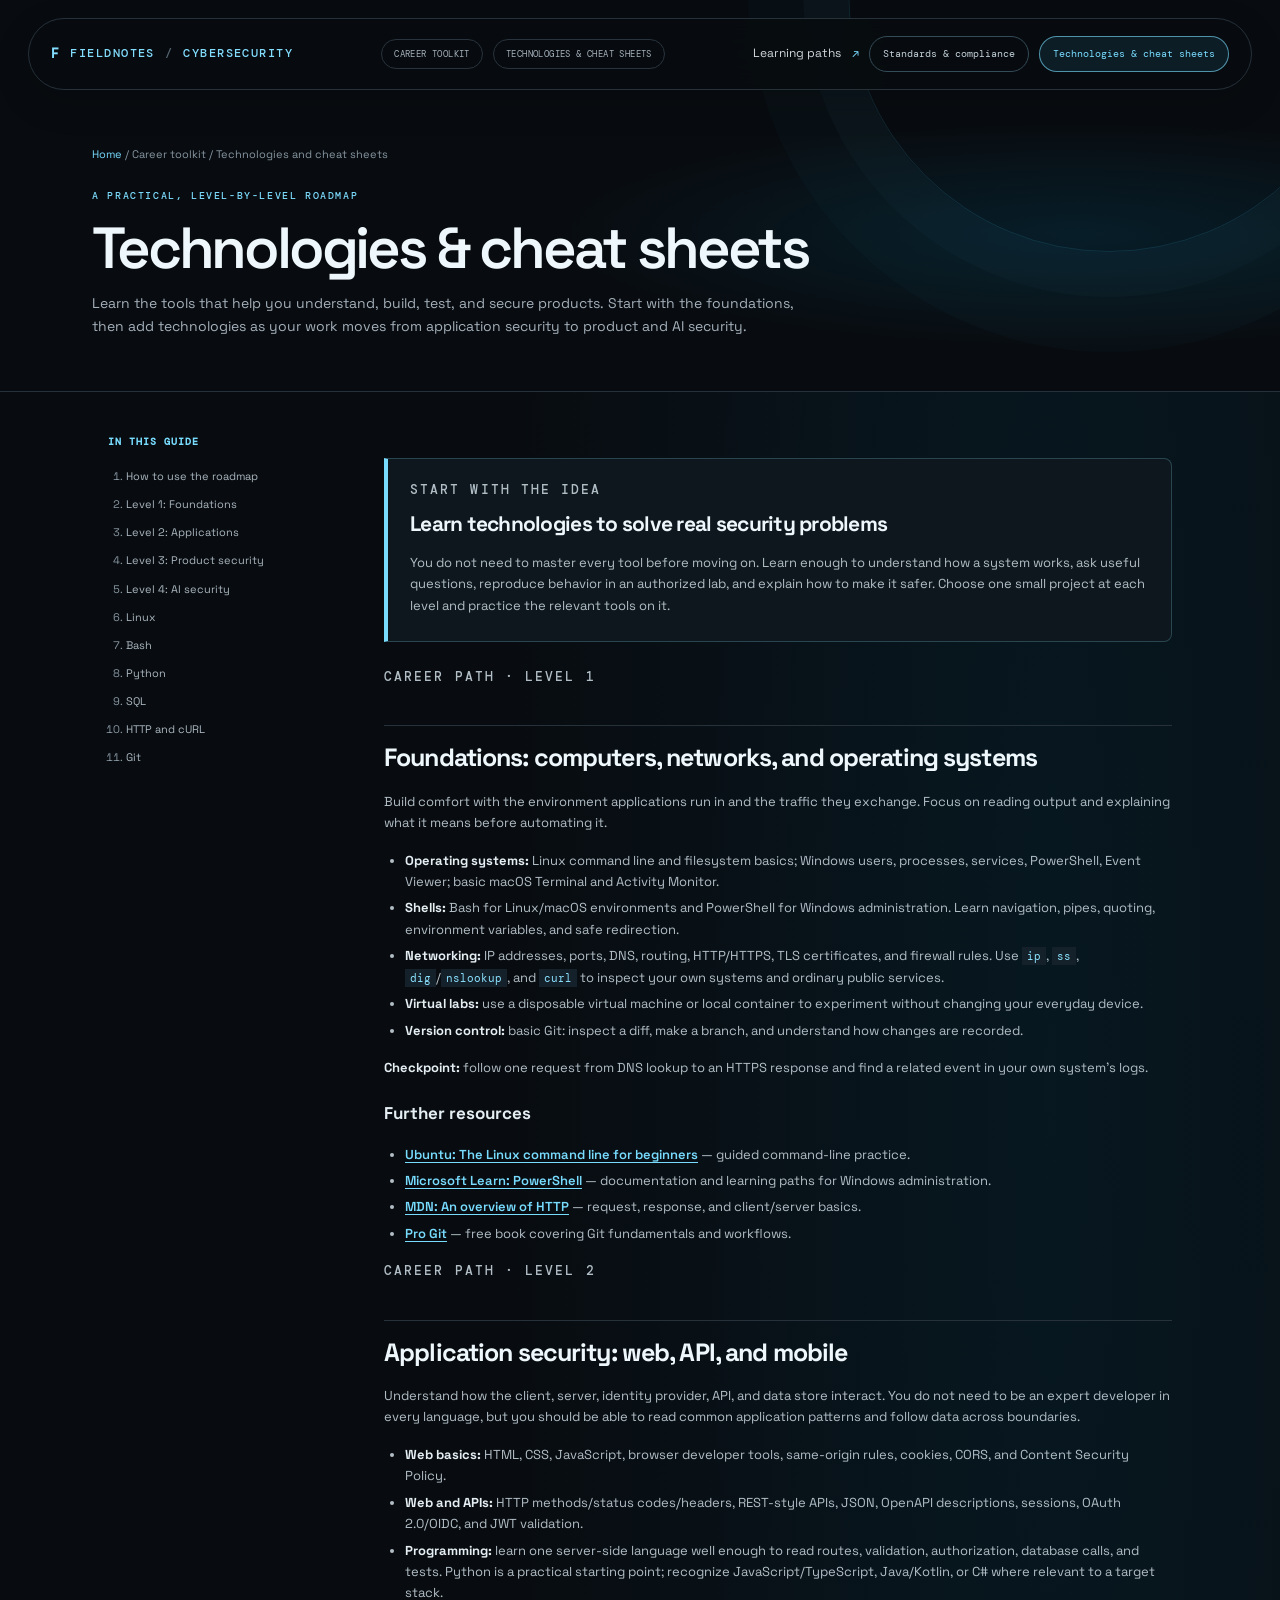
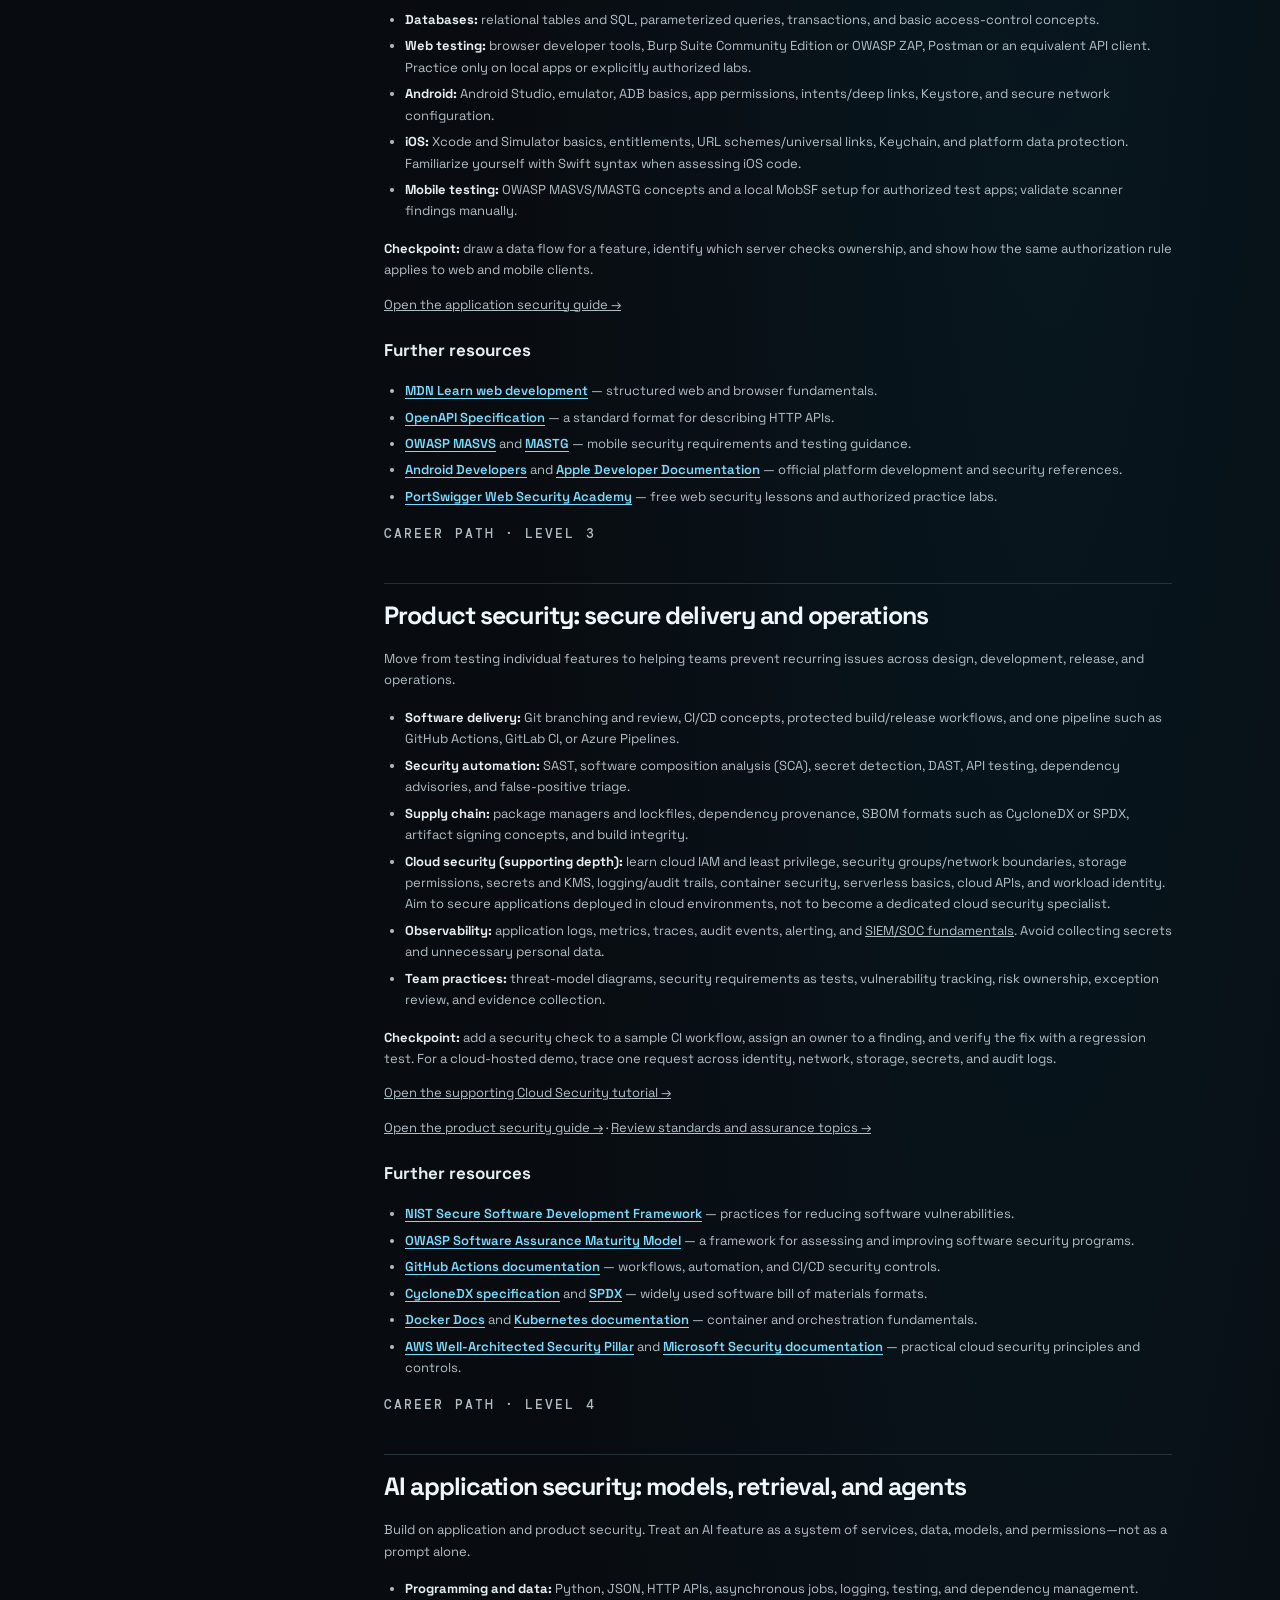
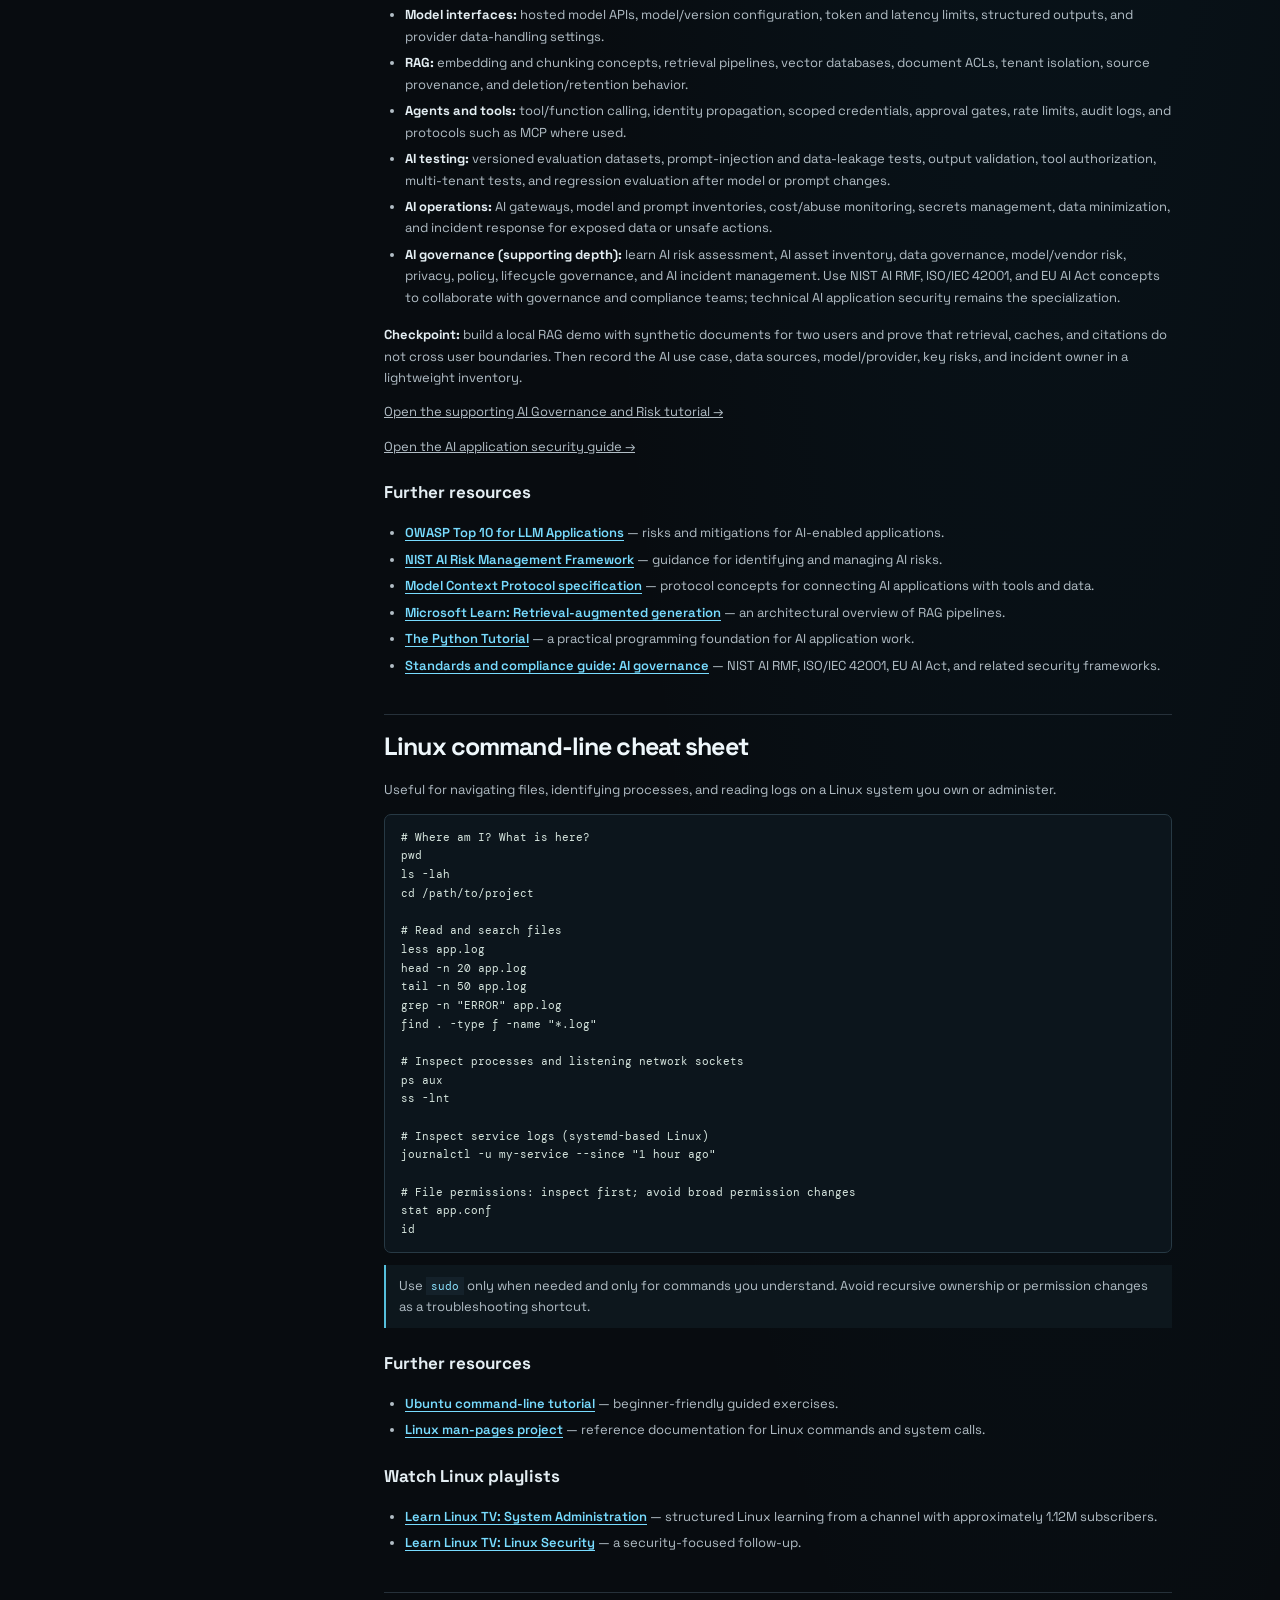
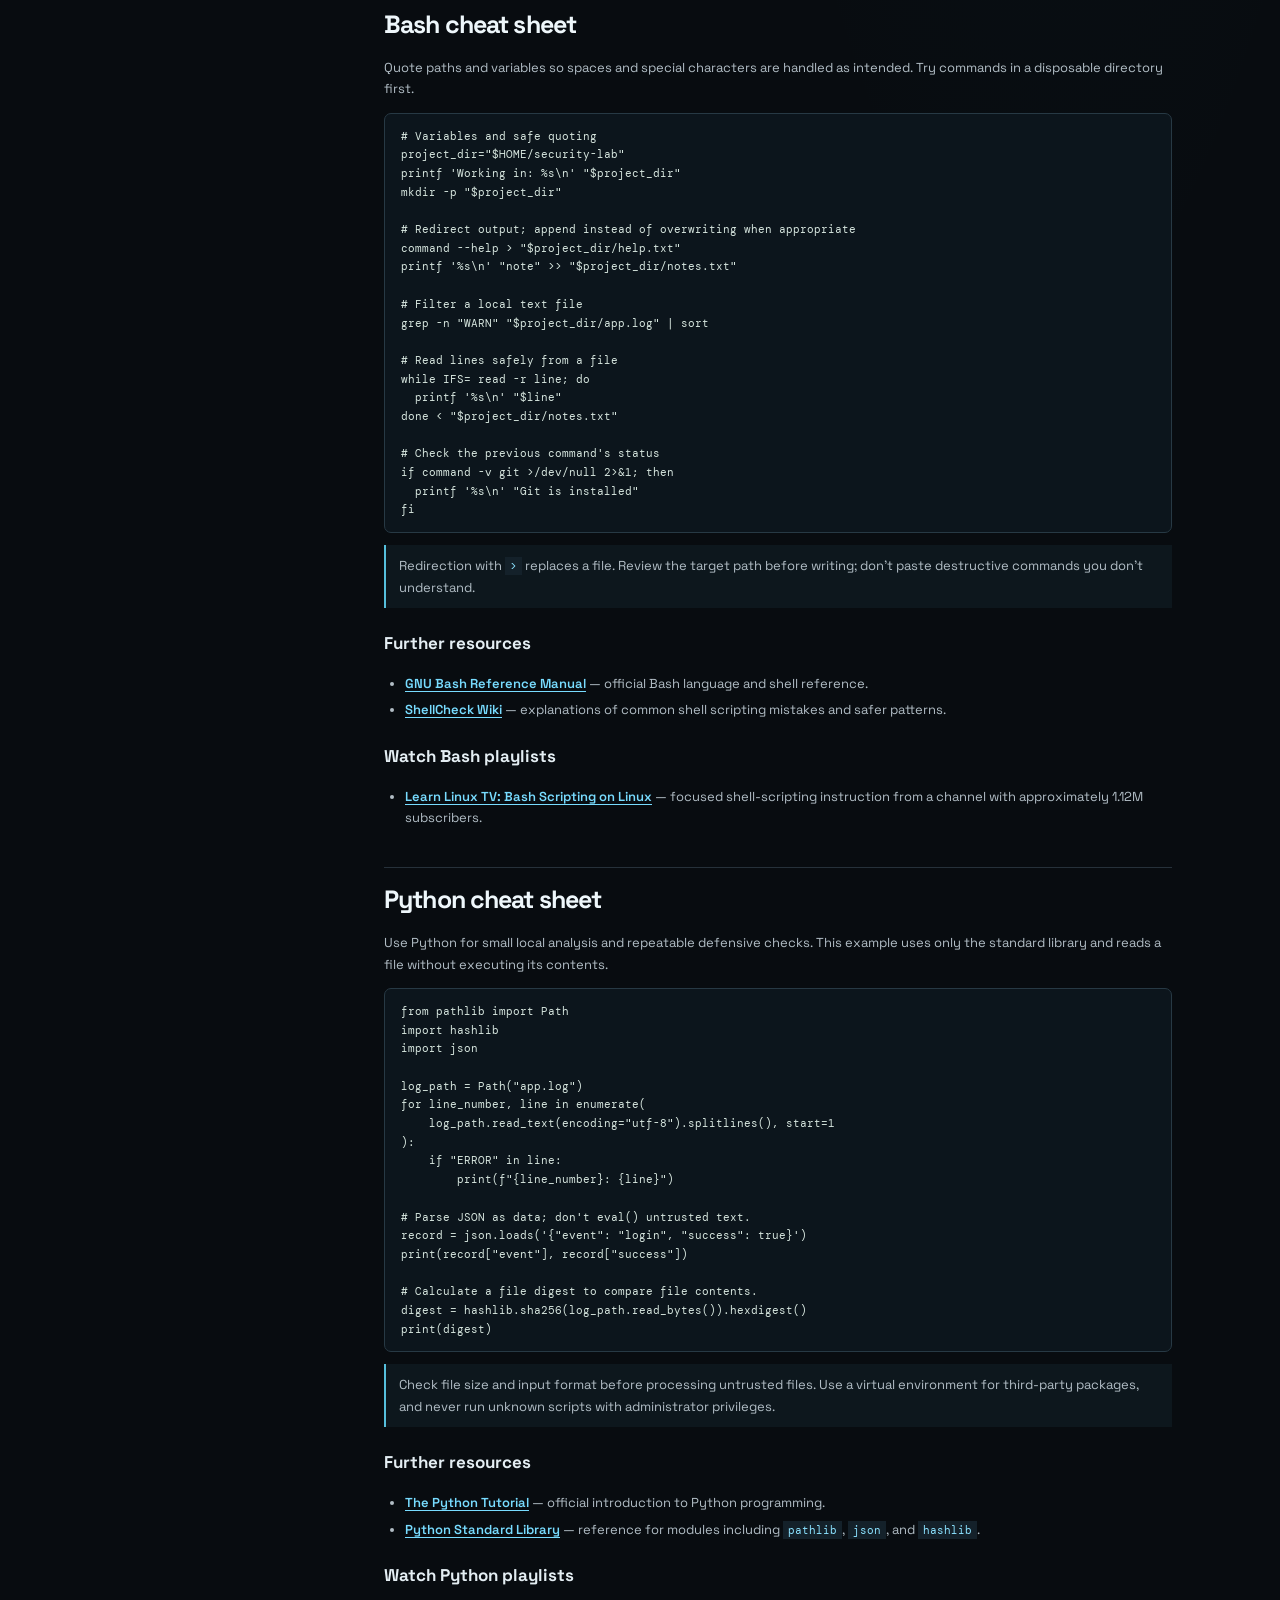
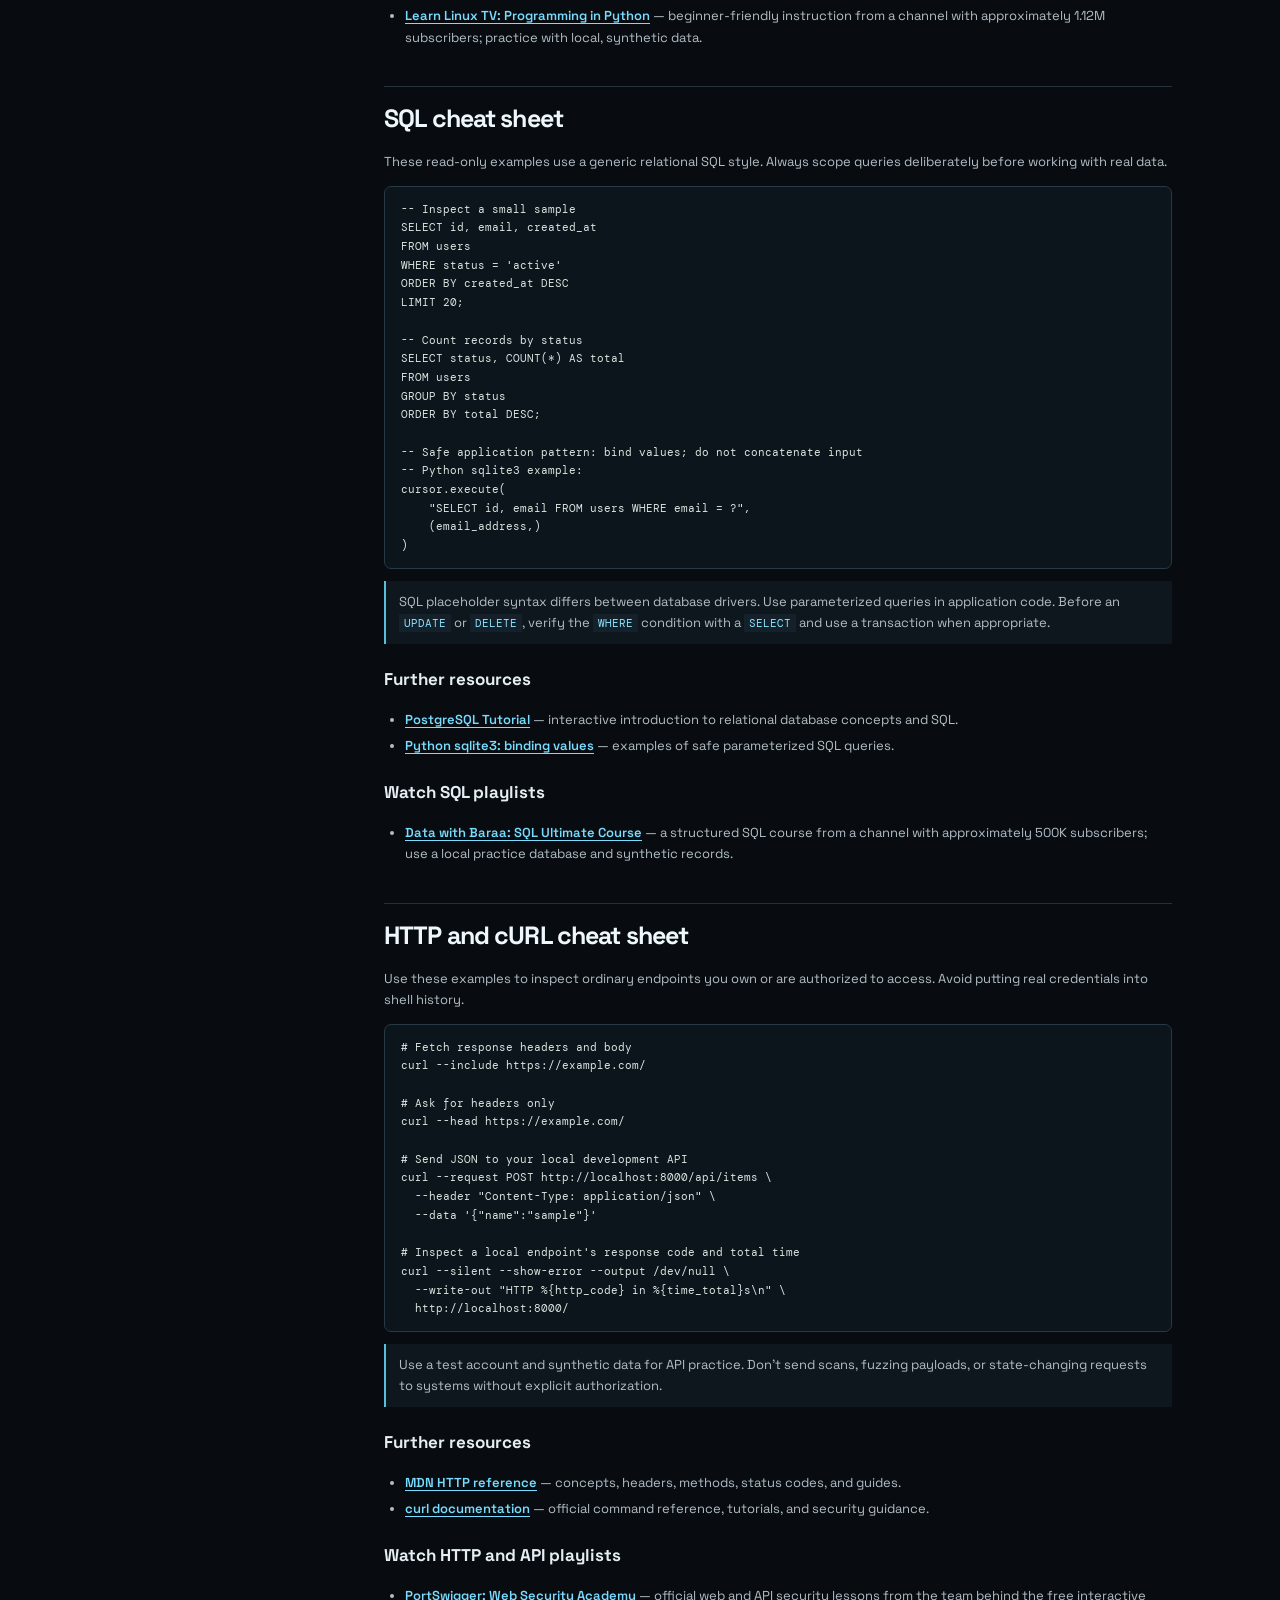
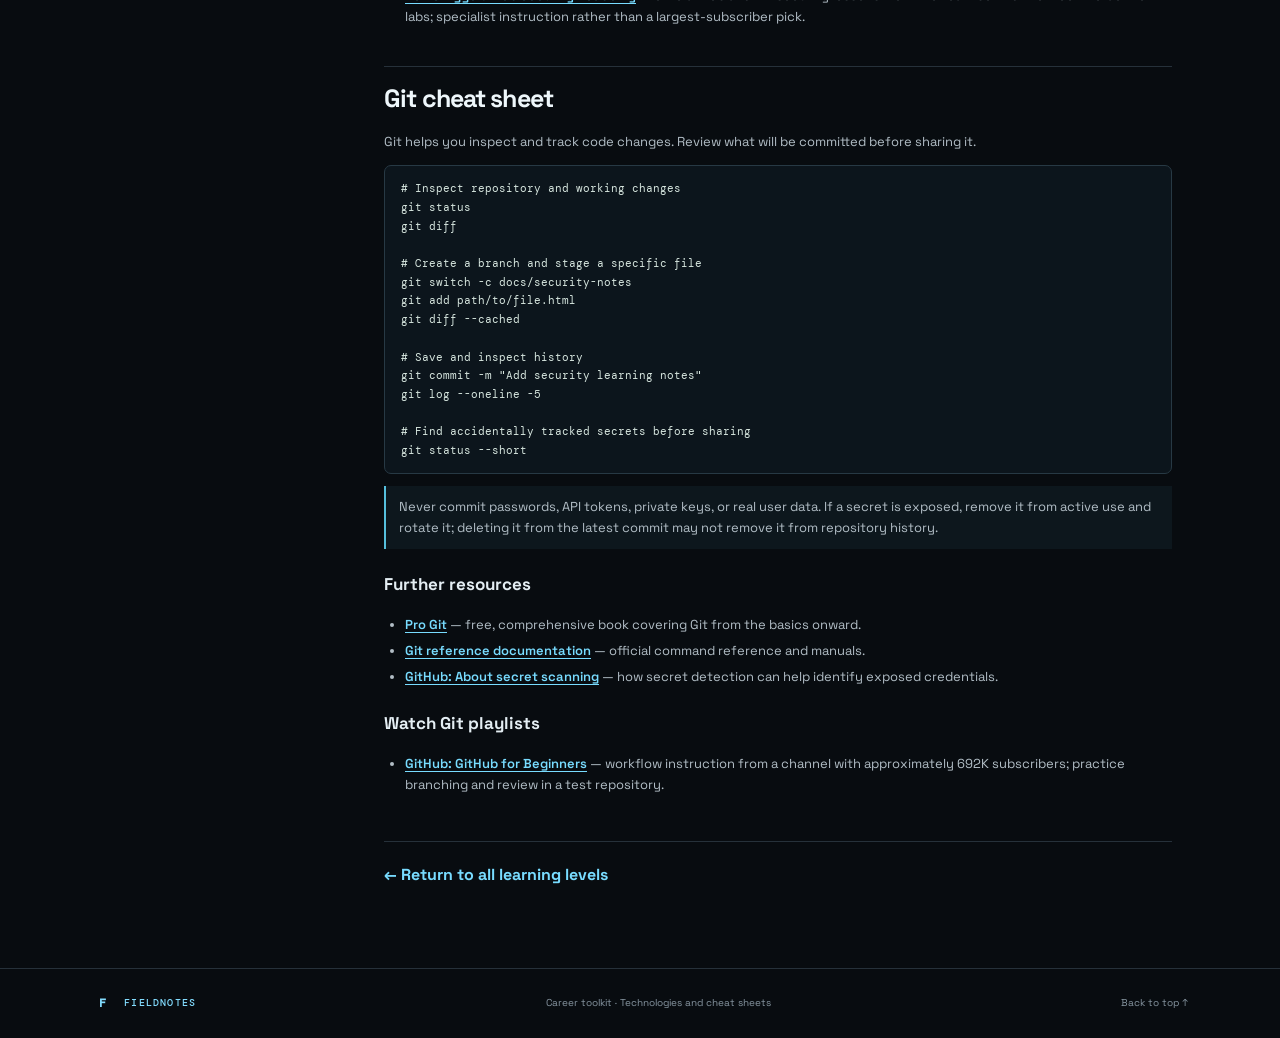
<file: technologies.html>
<!doctype html>
<html lang="en">
<head>
  <meta charset="utf-8">
  <meta name="viewport" content="width=device-width, initial-scale=1">
  <meta name="description" content="A level-by-level technology roadmap for security engineering, with practical Linux, Bash, Python, SQL, HTTP, and Git cheat sheets.">
  <title>Technologies and cheat sheets — Cybersecurity Foundations</title>
  <link rel="stylesheet" href="styles-v2.css?v=20261004-11">
</head>
<body id="top">
  <header class="site-header">
    <a class="brand" href="index.html" aria-label="Fieldnotes home"><span class="brand-mark">F</span> FIELDNOTES <span class="brand-divider">/</span> <span class="brand-name">CYBERSECURITY</span></a>
    <div class="header-context"><span>CAREER TOOLKIT</span><span>TECHNOLOGIES &amp; CHEAT SHEETS</span></div>
    <nav class="header-nav" aria-label="Main navigation">
      <a class="header-link" href="index.html#curriculum">Learning paths <span aria-hidden="true">↗</span></a>
      <a class="standards-tab" href="compliance.html" aria-label="Standards and compliance"><span class="standards-full-label">Standards &amp; compliance</span><span class="standards-short-label">Standards</span></a>
      <a class="technology-tab" href="technologies.html" aria-current="page" aria-label="Technologies and cheat sheets"><span class="technology-full-label">Technologies &amp; cheat sheets</span><span class="technology-short-label">Cheat sheets</span></a>
    </nav>
  </header>
  <main>
    <section class="guide-hero">
      <div class="breadcrumbs"><a href="index.html">Home</a> / Career toolkit / Technologies and cheat sheets</div>
      <p class="eyebrow">A PRACTICAL, LEVEL-BY-LEVEL ROADMAP</p>
      <h1>Technologies &amp; cheat sheets</h1>
      <p>Learn the tools that help you understand, build, test, and secure products. Start with the foundations, then add technologies as your work moves from application security to product and AI security.</p>
    </section>
    <div class="guide-layout">
      <nav class="guide-toc" aria-label="On this page">
        <h2>IN THIS GUIDE</h2>
        <ol>
          <li><a href="#how-to-use">How to use the roadmap</a></li>
          <li><a href="#level-1">Level 1: Foundations</a></li>
          <li><a href="#level-2">Level 2: Applications</a></li>
          <li><a href="#level-3">Level 3: Product security</a></li>
          <li><a href="#level-4">Level 4: AI security</a></li>
          <li><a href="#linux">Linux</a></li>
          <li><a href="#bash">Bash</a></li>
          <li><a href="#python">Python</a></li>
          <li><a href="#sql">SQL</a></li>
          <li><a href="#http">HTTP and cURL</a></li>
          <li><a href="#git">Git</a></li>
        </ol>
      </nav>
      <article class="guide-content">
        <aside class="beginner-guide" id="how-to-use" aria-labelledby="roadmap-simple">
          <p class="eyebrow">START WITH THE IDEA</p>
          <h2 id="roadmap-simple">Learn technologies to solve real security problems</h2>
          <p>You do not need to master every tool before moving on. Learn enough to understand how a system works, ask useful questions, reproduce behavior in an authorized lab, and explain how to make it safer. Choose one small project at each level and practice the relevant tools on it.</p>
        </aside>

        <section id="level-1">
          <p class="eyebrow">CAREER PATH · LEVEL 1</p>
          <h2>Foundations: computers, networks, and operating systems</h2>
          <p>Build comfort with the environment applications run in and the traffic they exchange. Focus on reading output and explaining what it means before automating it.</p>
          <ul class="technology-list">
            <li><strong>Operating systems:</strong> Linux command line and filesystem basics; Windows users, processes, services, PowerShell, Event Viewer; basic macOS Terminal and Activity Monitor.</li>
            <li><strong>Shells:</strong> Bash for Linux/macOS environments and PowerShell for Windows administration. Learn navigation, pipes, quoting, environment variables, and safe redirection.</li>
            <li><strong>Networking:</strong> IP addresses, ports, DNS, routing, HTTP/HTTPS, TLS certificates, and firewall rules. Use <code>ip</code>, <code>ss</code>, <code>dig</code>/<code>nslookup</code>, and <code>curl</code> to inspect your own systems and ordinary public services.</li>
            <li><strong>Virtual labs:</strong> use a disposable virtual machine or local container to experiment without changing your everyday device.</li>
            <li><strong>Version control:</strong> basic Git: inspect a diff, make a branch, and understand how changes are recorded.</li>
          </ul>
          <p><strong>Checkpoint:</strong> follow one request from DNS lookup to an HTTPS response and find a related event in your own system's logs.</p>
          <h3>Further resources</h3>
          <ul class="resource-list">
            <li><a href="https://ubuntu.com/tutorials/command-line-for-beginners" target="_blank" rel="noopener noreferrer">Ubuntu: The Linux command line for beginners</a> — guided command-line practice.</li>
            <li><a href="https://learn.microsoft.com/powershell/" target="_blank" rel="noopener noreferrer">Microsoft Learn: PowerShell</a> — documentation and learning paths for Windows administration.</li>
            <li><a href="https://developer.mozilla.org/en-US/docs/Web/HTTP/Overview" target="_blank" rel="noopener noreferrer">MDN: An overview of HTTP</a> — request, response, and client/server basics.</li>
            <li><a href="https://git-scm.com/book/en/v2" target="_blank" rel="noopener noreferrer">Pro Git</a> — free book covering Git fundamentals and workflows.</li>
          </ul>
        </section>

        <section id="level-2">
          <p class="eyebrow">CAREER PATH · LEVEL 2</p>
          <h2>Application security: web, API, and mobile</h2>
          <p>Understand how the client, server, identity provider, API, and data store interact. You do not need to be an expert developer in every language, but you should be able to read common application patterns and follow data across boundaries.</p>
          <ul class="technology-list">
            <li><strong>Web basics:</strong> HTML, CSS, JavaScript, browser developer tools, same-origin rules, cookies, CORS, and Content Security Policy.</li>
            <li><strong>Web and APIs:</strong> HTTP methods/status codes/headers, REST-style APIs, JSON, OpenAPI descriptions, sessions, OAuth 2.0/OIDC, and JWT validation.</li>
            <li><strong>Programming:</strong> learn one server-side language well enough to read routes, validation, authorization, database calls, and tests. Python is a practical starting point; recognize JavaScript/TypeScript, Java/Kotlin, or C# where relevant to a target stack.</li>
            <li><strong>Databases:</strong> relational tables and SQL, parameterized queries, transactions, and basic access-control concepts.</li>
            <li><strong>Web testing:</strong> browser developer tools, Burp Suite Community Edition or OWASP ZAP, Postman or an equivalent API client. Practice only on local apps or explicitly authorized labs.</li>
            <li><strong>Android:</strong> Android Studio, emulator, ADB basics, app permissions, intents/deep links, Keystore, and secure network configuration.</li>
            <li><strong>iOS:</strong> Xcode and Simulator basics, entitlements, URL schemes/universal links, Keychain, and platform data protection. Familiarize yourself with Swift syntax when assessing iOS code.</li>
            <li><strong>Mobile testing:</strong> OWASP MASVS/MASTG concepts and a local MobSF setup for authorized test apps; validate scanner findings manually.</li>
          </ul>
          <p><strong>Checkpoint:</strong> draw a data flow for a feature, identify which server checks ownership, and show how the same authorization rule applies to web and mobile clients.</p>
          <p><a href="application-security.html">Open the application security guide →</a></p>
          <h3>Further resources</h3>
          <ul class="resource-list">
            <li><a href="https://developer.mozilla.org/en-US/docs/Learn_web_development" target="_blank" rel="noopener noreferrer">MDN Learn web development</a> — structured web and browser fundamentals.</li>
            <li><a href="https://spec.openapis.org/oas/latest.html" target="_blank" rel="noopener noreferrer">OpenAPI Specification</a> — a standard format for describing HTTP APIs.</li>
            <li><a href="https://mas.owasp.org/MASVS/" target="_blank" rel="noopener noreferrer">OWASP MASVS</a> and <a href="https://mas.owasp.org/MASTG/" target="_blank" rel="noopener noreferrer">MASTG</a> — mobile security requirements and testing guidance.</li>
            <li><a href="https://developer.android.com/" target="_blank" rel="noopener noreferrer">Android Developers</a> and <a href="https://developer.apple.com/documentation/" target="_blank" rel="noopener noreferrer">Apple Developer Documentation</a> — official platform development and security references.</li>
            <li><a href="https://portswigger.net/web-security" target="_blank" rel="noopener noreferrer">PortSwigger Web Security Academy</a> — free web security lessons and authorized practice labs.</li>
          </ul>
        </section>

        <section id="level-3">
          <p class="eyebrow">CAREER PATH · LEVEL 3</p>
          <h2>Product security: secure delivery and operations</h2>
          <p>Move from testing individual features to helping teams prevent recurring issues across design, development, release, and operations.</p>
          <ul class="technology-list">
            <li><strong>Software delivery:</strong> Git branching and review, CI/CD concepts, protected build/release workflows, and one pipeline such as GitHub Actions, GitLab CI, or Azure Pipelines.</li>
            <li><strong>Security automation:</strong> SAST, software composition analysis (SCA), secret detection, DAST, API testing, dependency advisories, and false-positive triage.</li>
            <li><strong>Supply chain:</strong> package managers and lockfiles, dependency provenance, SBOM formats such as CycloneDX or SPDX, artifact signing concepts, and build integrity.</li>
            <li><strong>Cloud security (supporting depth):</strong> learn cloud IAM and least privilege, security groups/network boundaries, storage permissions, secrets and KMS, logging/audit trails, container security, serverless basics, cloud APIs, and workload identity. Aim to secure applications deployed in cloud environments, not to become a dedicated cloud security specialist.</li>
            <li><strong>Observability:</strong> application logs, metrics, traces, audit events, alerting, and <a href="soc-fundamentals.html">SIEM/SOC fundamentals</a>. Avoid collecting secrets and unnecessary personal data.</li>
            <li><strong>Team practices:</strong> threat-model diagrams, security requirements as tests, vulnerability tracking, risk ownership, exception review, and evidence collection.</li>
          </ul>
          <p><strong>Checkpoint:</strong> add a security check to a sample CI workflow, assign an owner to a finding, and verify the fix with a regression test. For a cloud-hosted demo, trace one request across identity, network, storage, secrets, and audit logs.</p>
          <p><a href="cloud-security.html">Open the supporting Cloud Security tutorial →</a></p>
          <p><a href="product-security.html">Open the product security guide →</a> · <a href="compliance.html">Review standards and assurance topics →</a></p>
          <h3>Further resources</h3>
          <ul class="resource-list">
            <li><a href="https://csrc.nist.gov/Projects/ssdf" target="_blank" rel="noopener noreferrer">NIST Secure Software Development Framework</a> — practices for reducing software vulnerabilities.</li>
            <li><a href="https://owaspsamm.org/" target="_blank" rel="noopener noreferrer">OWASP Software Assurance Maturity Model</a> — a framework for assessing and improving software security programs.</li>
            <li><a href="https://docs.github.com/en/actions" target="_blank" rel="noopener noreferrer">GitHub Actions documentation</a> — workflows, automation, and CI/CD security controls.</li>
            <li><a href="https://cyclonedx.org/specification/" target="_blank" rel="noopener noreferrer">CycloneDX specification</a> and <a href="https://spdx.dev/" target="_blank" rel="noopener noreferrer">SPDX</a> — widely used software bill of materials formats.</li>
            <li><a href="https://docs.docker.com/" target="_blank" rel="noopener noreferrer">Docker Docs</a> and <a href="https://kubernetes.io/docs/home/" target="_blank" rel="noopener noreferrer">Kubernetes documentation</a> — container and orchestration fundamentals.</li>
            <li><a href="https://docs.aws.amazon.com/wellarchitected/latest/security-pillar/welcome.html" target="_blank" rel="noopener noreferrer">AWS Well-Architected Security Pillar</a> and <a href="https://learn.microsoft.com/en-us/security/" target="_blank" rel="noopener noreferrer">Microsoft Security documentation</a> — practical cloud security principles and controls.</li>
          </ul>
        </section>

        <section id="level-4">
          <p class="eyebrow">CAREER PATH · LEVEL 4</p>
          <h2>AI application security: models, retrieval, and agents</h2>
          <p>Build on application and product security. Treat an AI feature as a system of services, data, models, and permissions—not as a prompt alone.</p>
          <ul class="technology-list">
            <li><strong>Programming and data:</strong> Python, JSON, HTTP APIs, asynchronous jobs, logging, testing, and dependency management.</li>
            <li><strong>Model interfaces:</strong> hosted model APIs, model/version configuration, token and latency limits, structured outputs, and provider data-handling settings.</li>
            <li><strong>RAG:</strong> embedding and chunking concepts, retrieval pipelines, vector databases, document ACLs, tenant isolation, source provenance, and deletion/retention behavior.</li>
            <li><strong>Agents and tools:</strong> tool/function calling, identity propagation, scoped credentials, approval gates, rate limits, audit logs, and protocols such as MCP where used.</li>
            <li><strong>AI testing:</strong> versioned evaluation datasets, prompt-injection and data-leakage tests, output validation, tool authorization, multi-tenant tests, and regression evaluation after model or prompt changes.</li>
            <li><strong>AI operations:</strong> AI gateways, model and prompt inventories, cost/abuse monitoring, secrets management, data minimization, and incident response for exposed data or unsafe actions.</li>
            <li><strong>AI governance (supporting depth):</strong> learn AI risk assessment, AI asset inventory, data governance, model/vendor risk, privacy, policy, lifecycle governance, and AI incident management. Use NIST AI RMF, ISO/IEC 42001, and EU AI Act concepts to collaborate with governance and compliance teams; technical AI application security remains the specialization.</li>
          </ul>
          <p><strong>Checkpoint:</strong> build a local RAG demo with synthetic documents for two users and prove that retrieval, caches, and citations do not cross user boundaries. Then record the AI use case, data sources, model/provider, key risks, and incident owner in a lightweight inventory.</p>
          <p><a href="ai-governance.html">Open the supporting AI Governance and Risk tutorial →</a></p>
          <p><a href="ai-application-security.html">Open the AI application security guide →</a></p>
          <h3>Further resources</h3>
          <ul class="resource-list">
            <li><a href="https://genai.owasp.org/llm-top-10/" target="_blank" rel="noopener noreferrer">OWASP Top 10 for LLM Applications</a> — risks and mitigations for AI-enabled applications.</li>
            <li><a href="https://www.nist.gov/itl/ai-risk-management-framework" target="_blank" rel="noopener noreferrer">NIST AI Risk Management Framework</a> — guidance for identifying and managing AI risks.</li>
            <li><a href="https://modelcontextprotocol.io/specification/" target="_blank" rel="noopener noreferrer">Model Context Protocol specification</a> — protocol concepts for connecting AI applications with tools and data.</li>
            <li><a href="https://learn.microsoft.com/en-us/azure/search/retrieval-augmented-generation-overview" target="_blank" rel="noopener noreferrer">Microsoft Learn: Retrieval-augmented generation</a> — an architectural overview of RAG pipelines.</li>
            <li><a href="https://docs.python.org/3/tutorial/" target="_blank" rel="noopener noreferrer">The Python Tutorial</a> — a practical programming foundation for AI application work.</li>
            <li><a href="compliance.html#level-4">Standards and compliance guide: AI governance</a> — NIST AI RMF, ISO/IEC 42001, EU AI Act, and related security frameworks.</li>
          </ul>
        </section>

        <section id="linux">
          <h2>Linux command-line cheat sheet</h2>
          <p>Useful for navigating files, identifying processes, and reading logs on a Linux system you own or administer.</p>
          <pre><code># Where am I? What is here?
pwd
ls -lah
cd /path/to/project

# Read and search files
less app.log
head -n 20 app.log
tail -n 50 app.log
grep -n "ERROR" app.log
find . -type f -name "*.log"

# Inspect processes and listening network sockets
ps aux
ss -lnt

# Inspect service logs (systemd-based Linux)
journalctl -u my-service --since "1 hour ago"

# File permissions: inspect first; avoid broad permission changes
stat app.conf
id</code></pre>
          <p class="resource-note">Use <code>sudo</code> only when needed and only for commands you understand. Avoid recursive ownership or permission changes as a troubleshooting shortcut.</p>
          <h3>Further resources</h3>
          <ul class="resource-list">
            <li><a href="https://ubuntu.com/tutorials/command-line-for-beginners" target="_blank" rel="noopener noreferrer">Ubuntu command-line tutorial</a> — beginner-friendly guided exercises.</li>
            <li><a href="https://man7.org/linux/man-pages/" target="_blank" rel="noopener noreferrer">Linux man-pages project</a> — reference documentation for Linux commands and system calls.</li>
          </ul>
          <h3>Watch Linux playlists</h3>
          <ul class="resource-list">
            <li><a href="https://www.youtube.com/playlist?list=PLb6_5TlmcSxE" target="_blank" rel="noopener noreferrer">Learn Linux TV: System Administration</a> — structured Linux learning from a channel with approximately 1.12M subscribers.</li>
            <li><a href="https://www.youtube.com/playlist?list=PLT98CRl2KxKHVD7tCyn8heKS-RJdnlbHg" target="_blank" rel="noopener noreferrer">Learn Linux TV: Linux Security</a> — a security-focused follow-up.</li>
          </ul>
        </section>

        <section id="bash">
          <h2>Bash cheat sheet</h2>
          <p>Quote paths and variables so spaces and special characters are handled as intended. Try commands in a disposable directory first.</p>
          <pre><code># Variables and safe quoting
project_dir="$HOME/security-lab"
printf 'Working in: %s\n' "$project_dir"
mkdir -p "$project_dir"

# Redirect output; append instead of overwriting when appropriate
command --help > "$project_dir/help.txt"
printf '%s\n' "note" >> "$project_dir/notes.txt"

# Filter a local text file
grep -n "WARN" "$project_dir/app.log" | sort

# Read lines safely from a file
while IFS= read -r line; do
  printf '%s\n' "$line"
done < "$project_dir/notes.txt"

# Check the previous command's status
if command -v git >/dev/null 2>&1; then
  printf '%s\n' "Git is installed"
fi</code></pre>
          <p class="resource-note">Redirection with <code>&gt;</code> replaces a file. Review the target path before writing; don't paste destructive commands you don't understand.</p>
          <h3>Further resources</h3>
          <ul class="resource-list">
            <li><a href="https://www.gnu.org/software/bash/manual/" target="_blank" rel="noopener noreferrer">GNU Bash Reference Manual</a> — official Bash language and shell reference.</li>
            <li><a href="https://www.shellcheck.net/wiki/" target="_blank" rel="noopener noreferrer">ShellCheck Wiki</a> — explanations of common shell scripting mistakes and safer patterns.</li>
          </ul>
          <h3>Watch Bash playlists</h3>
          <ul class="resource-list">
            <li><a href="https://www.youtube.com/playlist?list=PLT98CRl2KxKGj-VKtApD8-zCqSaN2mD4w" target="_blank" rel="noopener noreferrer">Learn Linux TV: Bash Scripting on Linux</a> — focused shell-scripting instruction from a channel with approximately 1.12M subscribers.</li>
          </ul>
        </section>

        <section id="python">
          <h2>Python cheat sheet</h2>
          <p>Use Python for small local analysis and repeatable defensive checks. This example uses only the standard library and reads a file without executing its contents.</p>
          <pre><code>from pathlib import Path
import hashlib
import json

log_path = Path("app.log")
for line_number, line in enumerate(
    log_path.read_text(encoding="utf-8").splitlines(), start=1
):
    if "ERROR" in line:
        print(f"{line_number}: {line}")

# Parse JSON as data; don't eval() untrusted text.
record = json.loads('{"event": "login", "success": true}')
print(record["event"], record["success"])

# Calculate a file digest to compare file contents.
digest = hashlib.sha256(log_path.read_bytes()).hexdigest()
print(digest)</code></pre>
          <p class="resource-note">Check file size and input format before processing untrusted files. Use a virtual environment for third-party packages, and never run unknown scripts with administrator privileges.</p>
          <h3>Further resources</h3>
          <ul class="resource-list">
            <li><a href="https://docs.python.org/3/tutorial/" target="_blank" rel="noopener noreferrer">The Python Tutorial</a> — official introduction to Python programming.</li>
            <li><a href="https://docs.python.org/3/library/" target="_blank" rel="noopener noreferrer">Python Standard Library</a> — reference for modules including <code>pathlib</code>, <code>json</code>, and <code>hashlib</code>.</li>
          </ul>
          <h3>Watch Python playlists</h3>
          <ul class="resource-list">
            <li><a href="https://www.youtube.com/playlist?list=PLT98CRl2KxKGIazPd2nQEPbG7sQpT8LEj" target="_blank" rel="noopener noreferrer">Learn Linux TV: Programming in Python</a> — beginner-friendly instruction from a channel with approximately 1.12M subscribers; practice with local, synthetic data.</li>
          </ul>
        </section>

        <section id="sql">
          <h2>SQL cheat sheet</h2>
          <p>These read-only examples use a generic relational SQL style. Always scope queries deliberately before working with real data.</p>
          <pre><code>-- Inspect a small sample
SELECT id, email, created_at
FROM users
WHERE status = 'active'
ORDER BY created_at DESC
LIMIT 20;

-- Count records by status
SELECT status, COUNT(*) AS total
FROM users
GROUP BY status
ORDER BY total DESC;

-- Safe application pattern: bind values; do not concatenate input
-- Python sqlite3 example:
cursor.execute(
    "SELECT id, email FROM users WHERE email = ?",
    (email_address,)
)</code></pre>
          <p class="resource-note">SQL placeholder syntax differs between database drivers. Use parameterized queries in application code. Before an <code>UPDATE</code> or <code>DELETE</code>, verify the <code>WHERE</code> condition with a <code>SELECT</code> and use a transaction when appropriate.</p>
          <h3>Further resources</h3>
          <ul class="resource-list">
            <li><a href="https://www.postgresql.org/docs/current/tutorial.html" target="_blank" rel="noopener noreferrer">PostgreSQL Tutorial</a> — interactive introduction to relational database concepts and SQL.</li>
            <li><a href="https://docs.python.org/3/library/sqlite3.html#how-to-use-placeholders-to-bind-values-in-sql-queries" target="_blank" rel="noopener noreferrer">Python sqlite3: binding values</a> — examples of safe parameterized SQL queries.</li>
          </ul>
          <h3>Watch SQL playlists</h3>
          <ul class="resource-list">
            <li><a href="https://www.youtube.com/playlist?list=PLNcg_FV9n7qZY_2eAtUzEUulNjTJREhQe" target="_blank" rel="noopener noreferrer">Data with Baraa: SQL Ultimate Course</a> — a structured SQL course from a channel with approximately 500K subscribers; use a local practice database and synthetic records.</li>
          </ul>
        </section>

        <section id="http">
          <h2>HTTP and cURL cheat sheet</h2>
          <p>Use these examples to inspect ordinary endpoints you own or are authorized to access. Avoid putting real credentials into shell history.</p>
          <pre><code># Fetch response headers and body
curl --include https://example.com/

# Ask for headers only
curl --head https://example.com/

# Send JSON to your local development API
curl --request POST http://localhost:8000/api/items \
  --header "Content-Type: application/json" \
  --data '{"name":"sample"}'

# Inspect a local endpoint's response code and total time
curl --silent --show-error --output /dev/null \
  --write-out "HTTP %{http_code} in %{time_total}s\n" \
  http://localhost:8000/</code></pre>
          <p class="resource-note">Use a test account and synthetic data for API practice. Don't send scans, fuzzing payloads, or state-changing requests to systems without explicit authorization.</p>
          <h3>Further resources</h3>
          <ul class="resource-list">
            <li><a href="https://developer.mozilla.org/en-US/docs/Web/HTTP" target="_blank" rel="noopener noreferrer">MDN HTTP reference</a> — concepts, headers, methods, status codes, and guides.</li>
            <li><a href="https://curl.se/docs/" target="_blank" rel="noopener noreferrer">curl documentation</a> — official command reference, tutorials, and security guidance.</li>
          </ul>
          <h3>Watch HTTP and API playlists</h3>
          <ul class="resource-list">
            <li><a href="https://www.youtube.com/playlist?list=PLoX0sUafNGbFcyjCwB0N7x_Zxw7T1-I9Y" target="_blank" rel="noopener noreferrer">PortSwigger: Web Security Academy</a> — official web and API security lessons from the team behind the free interactive labs; specialist instruction rather than a largest-subscriber pick.</li>
          </ul>
        </section>

        <section id="git">
          <h2>Git cheat sheet</h2>
          <p>Git helps you inspect and track code changes. Review what will be committed before sharing it.</p>
          <pre><code># Inspect repository and working changes
git status
git diff

# Create a branch and stage a specific file
git switch -c docs/security-notes
git add path/to/file.html
git diff --cached

# Save and inspect history
git commit -m "Add security learning notes"
git log --oneline -5

# Find accidentally tracked secrets before sharing
git status --short</code></pre>
          <p class="resource-note">Never commit passwords, API tokens, private keys, or real user data. If a secret is exposed, remove it from active use and rotate it; deleting it from the latest commit may not remove it from repository history.</p>
          <h3>Further resources</h3>
          <ul class="resource-list">
            <li><a href="https://git-scm.com/book/en/v2" target="_blank" rel="noopener noreferrer">Pro Git</a> — free, comprehensive book covering Git from the basics onward.</li>
            <li><a href="https://git-scm.com/docs" target="_blank" rel="noopener noreferrer">Git reference documentation</a> — official command reference and manuals.</li>
            <li><a href="https://docs.github.com/en/code-security/secret-scanning/introduction/about-secret-scanning" target="_blank" rel="noopener noreferrer">GitHub: About secret scanning</a> — how secret detection can help identify exposed credentials.</li>
          </ul>
          <h3>Watch Git playlists</h3>
          <ul class="resource-list">
            <li><a href="https://www.youtube.com/playlist?list=PL0lo9MOBetEFcp4SCWinBdpml9B2U25-f" target="_blank" rel="noopener noreferrer">GitHub: GitHub for Beginners</a> — workflow instruction from a channel with approximately 692K subscribers; practice branching and review in a test repository.</li>
          </ul>
        </section>

        <div class="next-guide"><a href="index.html#curriculum">← Return to all learning levels</a></div>
      </article>
    </div>
  </main>
  <footer class="site-footer"><a class="brand" href="index.html"><span class="brand-mark">F</span> FIELDNOTES</a><span>Career toolkit · Technologies and cheat sheets</span><a href="#top">Back to top ↑</a></footer>
</body>
</html>
</file>
<file: styles-v2.css>
@import url("https://fonts.googleapis.com/css2?family=DM+Mono:wght@400;500&family=DM+Sans:wght@400;500;600;700&family=Space+Grotesk:wght@400;500;600;700&display=swap");

:root {
  color-scheme: light;
  --ink: #142033;
  --muted: #677489;
  --paper: #f5f6f3;
  --white: #fff;
  --navy: #101a2b;
  --teal: #8be0cb;
  --line: #e1e5e3;
  --mono: "DM Mono", "Courier New", monospace;
  --sans: "DM Sans", Arial, sans-serif;
  --display: "Space Grotesk", "DM Sans", sans-serif;
}

* { box-sizing: border-box; }
html { scroll-behavior: smooth; }
body { margin: 0; color: var(--ink); background: var(--paper); font-family: var(--sans); line-height: 1.65; }
a { color: inherit; }
.site-header { height: 76px; padding: 0 7.2%; display: flex; align-items: center; justify-content: space-between; background: var(--navy); color: #f2f5f3; }
.brand { display: inline-flex; align-items: center; gap: 10px; font-family: var(--mono); font-size: 12px; font-weight: 500; letter-spacing: .08em; text-decoration: none; }
.brand-mark { width: 27px; height: 27px; display: inline-grid; place-items: center; color: var(--navy); background: var(--teal); font-family: var(--display); font-size: 15px; font-weight: 700; }
.brand-divider { color: #758399; }
.header-link { color: #c4ced6; font-size: 13px; text-decoration: none; }
.header-link span { margin-left: 8px; color: var(--teal); }
.hero { position: relative; overflow: hidden; min-height: 480px; padding: 75px 10% 80px; display: flex; justify-content: space-between; align-items: center; gap: 36px; background: var(--navy); color: #f6f7f4; }
.hero-copy { position: relative; z-index: 1; max-width: 660px; }
.eyebrow { margin: 0 0 14px; color: #458d7f; font-family: var(--mono); font-size: 10px; font-weight: 500; letter-spacing: .16em; }
.hero .eyebrow { color: var(--teal); }
.status-dot { display: inline-block; width: 7px; height: 7px; margin: 0 8px 1px 0; border-radius: 50%; background: var(--teal); }
h1, h2, h3, p { margin-top: 0; }
h1 { margin-bottom: 18px; font-family: var(--display); font-size: clamp(44px, 6vw, 72px); font-weight: 600; letter-spacing: -.055em; line-height: 1.03; }
h1 span { color: var(--teal); }
.hero-description { max-width: 580px; margin-bottom: 28px; color: #c2cbd3; font-size: 15px; line-height: 1.8; }
.button { display: inline-flex; align-items: center; gap: 22px; padding: 12px 17px; color: var(--navy); background: var(--teal); font-size: 13px; font-weight: 700; text-decoration: none; }
.button span { font-size: 17px; }
.hero-note { z-index: 1; width: 230px; flex: 0 0 230px; padding: 20px; border: 1px solid #334052; background: #172337; }
.note-label, .card-kicker { color: #8e9cae; font-family: var(--mono); font-size: 9px; letter-spacing: .12em; }
.note-number { margin-top: 18px; color: var(--teal); font-family: var(--display); font-size: 49px; font-weight: 500; line-height: 1.1; }
.note-number span { color: #778397; font-family: var(--mono); font-size: 13px; }
.hero-note p { margin: 13px 0; color: #c3cbd5; font-size: 13px; line-height: 1.6; }
.hero-note p strong { color: white; }
.note-rule { border-top: 1px solid #354153; }
.hero-note .note-small { margin-bottom: 0; color: #8795a8; font-size: 10px; }
.note-small span { padding: 0 4px; color: var(--teal); }
.hero-grid { position: absolute; right: 0; bottom: 0; width: 38%; height: 100%; opacity: .2; background-image: linear-gradient(#344054 1px, transparent 1px), linear-gradient(90deg, #344054 1px, transparent 1px); background-size: 42px 42px; mask-image: linear-gradient(90deg, transparent, black); }
.intro-row { padding: 35px 10%; display: grid; grid-template-columns: 210px minmax(0, 700px); gap: 36px; align-items: start; border-bottom: 1px solid var(--line); background: #fff; }
.intro-row .eyebrow { margin: 5px 0 0; }
.intro-row > p:last-child { margin: 0; color: #576579; font-size: 14px; }
.section-wrap { max-width: 1280px; margin: 0 auto; padding: 70px 7.2% 85px; }
.section-heading { display: flex; justify-content: space-between; align-items: end; gap: 30px; margin-bottom: 30px; }
.section-heading h2, .practice-band h2 { margin: 0; font-family: var(--display); font-size: clamp(26px, 3vw, 36px); letter-spacing: -.04em; line-height: 1.2; }
.section-heading > p { max-width: 300px; margin-bottom: 3px; color: var(--muted); font-size: 12px; }
.path-grid { display: grid; grid-template-columns: repeat(3, minmax(0, 1fr)); gap: 17px; }
.path-card { display: flex; flex-direction: column; min-height: 370px; padding: 22px; border: 1px solid var(--line); background: var(--white); }
.card-top { display: flex; justify-content: space-between; align-items: center; margin-bottom: 27px; }
.card-index { color: #508f83; font-family: var(--mono); font-size: 11px; }
.card-symbol { color: #6f7c8d; font-size: 20px; }
.path-card .card-kicker { margin-bottom: 7px; color: #718092; }
.path-card h3 { margin-bottom: 8px; font-family: var(--display); font-size: 24px; letter-spacing: -.035em; }
.path-card > p:not(.card-kicker) { min-height: 62px; margin-bottom: 16px; color: var(--muted); font-size: 12px; line-height: 1.7; }
.topic-list { display: grid; grid-template-columns: 1fr 1fr; gap: 7px 10px; margin: 0 0 20px; padding: 0; list-style: none; }
.topic-list li { color: #48566a; font-size: 10px; }
.topic-list li::before { content: "—"; margin-right: 6px; color: #4f9b8c; }
.text-link { margin-top: auto; padding-top: 13px; border-top: 1px solid var(--line); color: #186958; font-size: 11px; font-weight: 700; text-decoration: none; }
.text-link span { margin-left: 5px; }
.text-link:hover, .header-link:hover, .site-footer a:hover { text-decoration: underline; }
.practice-band { margin: 0 7.2% 70px; padding: 25px 30px; display: grid; grid-template-columns: 42px 1fr; gap: 18px; background: #e8efeb; }
.practice-icon { width: 33px; height: 33px; display: grid; place-items: center; border: 1px solid #70a395; color: #327967; font-family: var(--mono); font-size: 15px; }
.practice-band .eyebrow { margin-bottom: 5px; }
.practice-band h2 { font-size: 19px; }
.practice-band p:last-child { max-width: 740px; margin: 8px 0 0; color: #596a67; font-size: 12px; }
.site-footer { min-height: 70px; padding: 16px 7.2%; display: flex; align-items: center; justify-content: space-between; gap: 15px; border-top: 1px solid var(--line); color: #667387; font-size: 10px; }
.site-footer .brand { color: var(--ink); font-size: 10px; }
.site-footer .brand-mark { width: 22px; height: 22px; font-size: 12px; }
.site-footer > a:last-child { text-decoration: none; }

.career-positioning {
  max-width: 820px;
  margin: 0 0 22px;
  padding: 22px 25px;
  border: 1px solid rgba(120, 220, 255, .28);
  border-radius: 16px;
  background: linear-gradient(120deg, rgba(18, 39, 52, .82), rgba(12, 18, 24, .72));
}
.career-positioning .eyebrow { margin-bottom: 9px; }
.career-title {
  margin: 0 0 9px;
  color: #eef7fb;
  font-family: var(--display);
  font-size: clamp(20px, 3vw, 30px);
  font-weight: 600;
  line-height: 1.25;
}
.career-title span { color: var(--teal); }
.career-positioning > p:last-child { margin: 0; color: var(--muted); font-size: 12px; }
.focus-heading { margin: 28px 0 12px; color: #e4eef3; font-family: var(--display); font-size: 21px; }
.focus-table-wrap { margin: 0 0 24px; }
.focus-table { min-width: 720px; }
.focus-table td:nth-child(2) { white-space: nowrap; color: var(--teal); font-weight: 700; }
.career-grid .path-card { min-height: 260px; }
.career-grid { grid-template-columns: repeat(2, minmax(0, 1fr)); }

.guide-hero { padding: 55px max(7.2%, calc((100% - 1120px) / 2)) 48px; background: var(--navy); color: white; }
.breadcrumbs { margin-bottom: 25px; color: #9eacbd; font-size: 11px; }
.breadcrumbs a { color: var(--teal); text-decoration: none; }
.guide-hero h1 { max-width: 760px; margin-bottom: 14px; font-size: clamp(38px, 5vw, 58px); }
.guide-hero > p:last-child { max-width: 720px; margin: 0; color: #c2cbd3; font-size: 14px; }
.guide-layout { max-width: 1120px; margin: 0 auto; padding: 42px 28px 80px; display: grid; grid-template-columns: 220px minmax(0, 1fr); gap: 60px; }
.guide-toc { position: sticky; top: 24px; align-self: start; }
.guide-toc h2 { margin: 0 0 12px; color: #668377; font-family: var(--mono); font-size: 10px; letter-spacing: .1em; }
.guide-toc ol { margin: 0; padding: 0 0 0 18px; color: #829092; }
.guide-toc li { padding: 5px 0; font-size: 11px; }
.guide-toc a { color: #526175; text-decoration: none; }
.guide-toc a:hover { color: #1d7563; text-decoration: underline; }
.guide-content > p { color: #536176; font-size: 14px; }
.beginner-guide {
  margin: 24px 0;
  padding: 20px 22px;
  border: 1px solid #294650;
  border-left: 4px solid var(--teal);
  border-radius: 0 8px 8px 0;
  background: #0d171d;
}
.beginner-guide .eyebrow { margin-bottom: 7px; }
.guide-content .beginner-guide h2 { margin: 0 0 10px; padding: 0; border: 0; font-size: 21px; }
.beginner-guide p { margin-bottom: 9px; }
.beginner-guide p:last-of-type { margin-bottom: 5px; }
.learning-goals { margin: 0; padding-left: 20px; }
.learning-goals li { margin: 3px 0; }
.guide-illustration { margin: 22px 0 30px; }
.guide-illustration img { display: block; width: 100%; max-height: 390px; object-fit: contain; object-position: left center; border: 1px solid #273944; border-radius: 7px; background: #fff; }
.guide-illustration figcaption { margin-top: 8px; color: #8796a1; font-size: 11px; line-height: 1.6; }
.guide-illustration figcaption a { color: var(--teal); }
.guide-content h2 { margin: 38px 0 12px; padding-top: 11px; border-top: 1px solid var(--line); font-family: var(--display); font-size: 25px; letter-spacing: -.035em; }
.guide-content h3 { margin: 21px 0 7px; font-family: var(--display); font-size: 17px; }
.guide-content p, .guide-content li { color: #536176; font-size: 13px; }
.guide-content ul, .guide-content ol { padding-left: 21px; }
.guide-content li { margin: 5px 0; }
.guide-content strong { color: #243449; }
.resource-list { padding-left: 20px; }
.resource-list a { color: #176a58; font-weight: 600; text-underline-offset: 3px; }
.resource-list a:hover { color: #258c75; }
.resource-note { padding: 10px 13px; border-left: 2px solid #55bfdc; background: #0d171d; }
.section-resource { margin: 20px 0 0; font-size: 13px; }
.section-resource a { color: var(--teal); font-weight: 700; text-decoration: none; }
.section-resource a:hover { text-decoration: underline; }
.table-wrap { overflow-x: auto; margin: 18px 0 24px; }
.standards-table { width: 100%; min-width: 680px; border-collapse: collapse; }
.standards-table th, .standards-table td { padding: 12px; border: 1px solid #293943; color: #b2bec6; text-align: left; vertical-align: top; font-size: 12px; }
.standards-table thead th { color: var(--teal); background: #101c23; font-family: var(--mono); font-size: 10px; letter-spacing: .06em; }
.standards-table tbody th { min-width: 170px; color: #e4eef3; font-weight: 600; }
.standards-table a { color: var(--teal); text-underline-offset: 3px; }
.standards-table a:hover { color: #b2f2e5; }
.guide-content code { padding: 2px 5px; background: #e9eeeb; color: #256552; font-family: var(--mono); font-size: 11px; }
.callout, .lab, .checkpoint { margin: 17px 0; padding: 15px 18px; border-left: 3px solid #60a992; background: #eaf1ed; }
.callout p, .lab p, .checkpoint p { margin: 0; }
.callout strong, .lab strong, .checkpoint strong { display: block; margin-bottom: 4px; color: #276c5b; font-family: var(--mono); font-size: 10px; letter-spacing: .08em; }
.lab { border-color: #7a98b4; background: #edf1f5; }
.lab strong { color: #496a8a; }
.checkpoint { border-color: #c9a656; background: #f4f0e5; }
.checkpoint strong { color: #856b2e; }
.guide-content pre { overflow-x: auto; margin: 12px 0; padding: 13px 16px; background: #172337; color: #d6e5de; font-family: var(--mono); font-size: 11px; line-height: 1.7; }
.guide-content pre code { padding: 0; background: transparent; color: inherit; }
.next-guide { margin-top: 45px; padding-top: 20px; border-top: 1px solid var(--line); }
.next-guide a { color: #176a58; font-weight: 700; text-decoration: none; }

@media (max-width: 760px) {
  .site-header { height: 64px; padding: 0 6%; }
  .header-link { font-size: 11px; }
  .hero { min-height: 0; padding: 55px 7% 48px; flex-direction: column; align-items: stretch; }
  .hero-note { width: 100%; flex-basis: auto; }
  .hero-grid { width: 75%; }
  .intro-row { padding: 26px 7%; grid-template-columns: 1fr; gap: 8px; }
  .section-wrap { padding: 48px 6% 55px; }
  .section-heading { align-items: start; flex-direction: column; gap: 10px; }
  .path-grid { grid-template-columns: 1fr; }
  .path-card { min-height: 0; }
  .path-card > p:not(.card-kicker) { min-height: 0; }
  .practice-band { margin: 0 6% 45px; padding: 20px; }
  .site-footer { padding: 16px 6%; flex-wrap: wrap; }
  .guide-hero { padding: 38px 7% 35px; }
  .guide-layout { padding: 30px 7% 55px; grid-template-columns: minmax(0, 1fr); gap: 25px; }
  .guide-toc { position: static; }
  .guide-toc ol { display: grid; grid-template-columns: repeat(2, minmax(0, 1fr)); column-gap: 16px; }
  .guide-toc li { min-width: 0; overflow-wrap: anywhere; }
  .guide-toc a { overflow-wrap: anywhere; }
}

@media (prefers-reduced-motion: reduce) {
  html { scroll-behavior: auto; }
}

/* Match the dark, cyan-accented visual language of the portfolio site. */
:root {
  color-scheme: dark;
  --ink: #eef7fb;
  --muted: #9ba9b5;
  --paper: #080c10;
  --white: #0c1218;
  --navy: #080c10;
  --teal: #78dcff;
  --line: #26313a;
}

body {
  background:
    radial-gradient(ellipse at 82% 12%, rgba(0, 107, 151, .12), transparent 34rem),
    var(--paper);
  color: var(--ink);
  font-family: var(--display);
}

.site-header {
  position: sticky;
  z-index: 5;
  top: 14px;
  width: min(1440px, calc(100% - 56px));
  height: 72px;
  margin: 18px auto 0;
  padding: 0 22px;
  border: 1px solid #26313a;
  border-radius: 999px;
  background: rgba(8, 12, 16, .92);
  box-shadow: 0 12px 36px rgba(0, 0, 0, .16);
  backdrop-filter: blur(18px);
}

.brand { color: #83ddff; font-size: 12px; letter-spacing: .12em; }
.brand-mark {
  width: auto;
  height: auto;
  color: inherit;
  background: transparent;
  font-family: var(--mono);
  font-size: 13px;
}
.brand-divider { color: #566470; }
.header-context { display: flex; align-items: center; gap: 10px; }
.header-nav { display: flex; align-items: center; gap: 10px; }
.header-context span {
  padding: 7px 12px;
  border: 1px solid #28333d;
  border-radius: 999px;
  color: #a4b0ba;
  font-family: var(--mono);
  font-size: 9px;
  letter-spacing: .045em;
  white-space: nowrap;
}
.header-link { color: #d0d8de; font-size: 12px; }
.standards-tab {
  padding: 9px 13px;
  border: 1px solid #344b58;
  border-radius: 999px;
  color: #c4d2da;
  font-family: var(--mono);
  font-size: 10px;
  text-decoration: none;
  white-space: nowrap;
}
.technology-tab {
  padding: 9px 13px;
  border: 1px solid #344b58;
  border-radius: 999px;
  color: #c4d2da;
  font-family: var(--mono);
  font-size: 10px;
  text-decoration: none;
  white-space: nowrap;
}
.standards-short-label { display: none; }
.technology-short-label { display: none; }
.standards-tab:hover, .standards-tab[aria-current="page"],
.technology-tab:hover, .technology-tab[aria-current="page"] {
  border-color: rgba(120, 220, 255, .62);
  color: var(--teal);
  background: rgba(75, 194, 239, .1);
}

.hero {
  min-height: 490px;
  margin-top: -90px;
  padding: 155px max(9%, calc((100% - 1220px) / 2)) 75px;
  background:
    radial-gradient(ellipse at 78% 68%, rgba(0, 133, 191, .17), transparent 33%),
    linear-gradient(115deg, #080c10 48%, #09121a);
}
.hero::after {
  position: absolute;
  top: 7%;
  right: -9%;
  width: 54vw;
  height: 54vw;
  max-width: 710px;
  max-height: 710px;
  border: 1px solid rgba(75, 194, 239, .18);
  border-radius: 50%;
  box-shadow: 0 0 0 48px rgba(75, 194, 239, .025), 0 0 0 110px rgba(75, 194, 239, .02), inset 0 0 90px rgba(0, 144, 201, .08);
  content: "";
  pointer-events: none;
}
.hero-copy { max-width: 680px; }
.hero .eyebrow, .eyebrow { color: #7ad9fa; }
h1 { font-weight: 600; }
.hero-description { color: #a4b0ba; }
.button {
  border: 1px solid rgba(120, 220, 255, .5);
  border-radius: 4px;
  color: #071016;
  background: var(--teal);
  transition: background .2s ease, transform .2s ease;
}
.button:hover { transform: translateY(-2px); background: #a2eaff; }
.hero-note {
  border: 1px solid #2b3a45;
  border-radius: 10px;
  background: rgba(12, 20, 27, .88);
}
.hero-grid {
  width: 44%;
  opacity: .25;
  background-image: linear-gradient(rgba(72, 145, 174, .22) 1px, transparent 1px), linear-gradient(90deg, rgba(72, 145, 174, .22) 1px, transparent 1px);
  mask-image: linear-gradient(90deg, transparent, black);
}
.intro-row { border-color: var(--line); background: transparent; }
.intro-row > p:last-child, .section-heading > p { color: #a4b0ba; }
.path-card {
  border-color: #26313a;
  border-radius: 10px;
  background: linear-gradient(145deg, rgba(15, 22, 29, .96), rgba(9, 14, 19, .96));
  transition: border-color .2s ease, transform .2s ease, background .2s ease;
}
.path-card:hover { transform: translateY(-4px); border-color: #4a9dbb; background: #0d171e; }
.path-card .card-kicker { color: #8295a2; }
.card-index, .topic-list li::before { color: var(--teal); }
.card-symbol { color: #8295a2; }
.path-card > p:not(.card-kicker), .topic-list li { color: #a4b0ba; }
.text-link { border-color: var(--line); color: var(--teal); }
.practice-band { border: 1px solid #263942; border-radius: 10px; background: #0c151b; }
.practice-icon { border-color: #39809a; color: var(--teal); }
.practice-band p:last-child { color: #a4b0ba; }
.site-footer { border-color: var(--line); color: #8796a1; }
.site-footer .brand { color: #83ddff; }

.guide-hero {
  position: relative;
  overflow: hidden;
  margin-top: -90px;
  padding: 145px max(7.2%, calc((100% - 1120px) / 2)) 52px;
  border-bottom: 1px solid #25313a;
  background:
    radial-gradient(ellipse at 84% 60%, rgba(0, 129, 183, .15), transparent 34%),
    #080c10;
}
.guide-hero::after {
  position: absolute;
  top: -270px;
  right: -90px;
  width: 520px;
  height: 520px;
  border: 1px solid rgba(75, 194, 239, .14);
  border-radius: 50%;
  box-shadow: 0 0 0 45px rgba(75, 194, 239, .025), 0 0 0 100px rgba(75, 194, 239, .018);
  content: "";
  pointer-events: none;
}
.guide-hero > * { position: relative; z-index: 1; }
.guide-hero h1 { color: #eef7fb; }
.guide-hero > p:last-child { color: #a4b0ba; }
.breadcrumbs { color: #8796a1; }
.guide-layout { gap: 56px; }
.guide-toc h2 { color: var(--teal); }
.guide-toc ol { color: #8796a1; }
.guide-toc a { color: #aab6bf; }
.guide-toc a:hover { color: var(--teal); }
.guide-content > p, .guide-content p, .guide-content li { color: #b2bec6; }
.guide-content h2 { border-color: var(--line); color: #eef7fb; }
.guide-content h3, .guide-content strong { color: #e4eef3; }
.resource-list a { color: var(--teal); }
.resource-list a:hover { color: #b2f2e5; }
.guide-content code { background: #14212a; color: #8be2ff; }
.callout, .lab, .checkpoint {
  border: 1px solid #263b45;
  border-left: 3px solid #55bfdc;
  border-radius: 0 7px 7px 0;
  background: #0d171d;
}
.callout strong, .lab strong, .checkpoint strong { color: var(--teal); }
.lab { border-color: #293b49; border-left-color: #78a9d1; background: #0d151d; }
.lab strong { color: #9fc8eb; }
.checkpoint { border-color: #413b2c; border-left-color: #c9a656; background: #17150f; }
.checkpoint strong { color: #e3c46f; }
.guide-content pre { border: 1px solid #273944; border-radius: 7px; background: #0c151c; }
.next-guide { border-color: var(--line); }
.next-guide a { color: var(--teal); }

@media (max-width: 760px) {
  .site-header {
    top: 8px;
    width: calc(100% - 24px);
    height: 60px;
    margin-top: 10px;
    padding: 0 14px;
  }
  .brand { gap: 6px; font-size: 10px; }
  .header-context { display: none; }
  .header-nav { gap: 0; }
  .header-link { display: none; }
  .standards-tab, .technology-tab { padding: 8px 9px; font-size: 9px; }
  .standards-full-label { display: none; }
  .standards-short-label { display: inline; }
  .technology-full-label { display: none; }
  .technology-short-label { display: inline; }
  .site-header .brand-divider, .site-header .brand-name { display: none; }
  .hero { margin-top: -70px; padding: 125px 7% 48px; }
  .hero::after { top: 20%; right: -40%; width: 90vw; height: 90vw; }
  .guide-hero { margin-top: -70px; padding: 120px 7% 35px; }
  .guide-hero::after { right: -330px; }
  .intro-row { background: transparent; }
  .path-grid { grid-template-columns: 1fr; }
  .practice-band { background: #0c151b; }
}

@media (min-width: 761px) and (max-width: 900px) {
  .site-header { width: calc(100% - 24px); padding: 0 14px; }
  .header-context { display: none; }
  .header-nav { gap: 4px; }
  .header-link { font-size: 10px; }
  .standards-tab, .technology-tab { padding: 8px 10px; font-size: 9px; }
  .standards-full-label { display: none; }
  .standards-short-label { display: inline; }
  .technology-full-label { display: none; }
  .technology-short-label { display: inline; }
}

@media (min-width: 901px) and (max-width: 1100px) {
  .header-context { display: none; }
  .header-nav { gap: 6px; }
  .header-link { font-size: 10px; }
}

@media (prefers-reduced-motion: reduce) {
  .button, .path-card { transition: none; }
  .button:hover, .path-card:hover { transform: none; }
}

a:focus-visible { outline: 2px solid var(--teal); outline-offset: 4px; }
</file>
